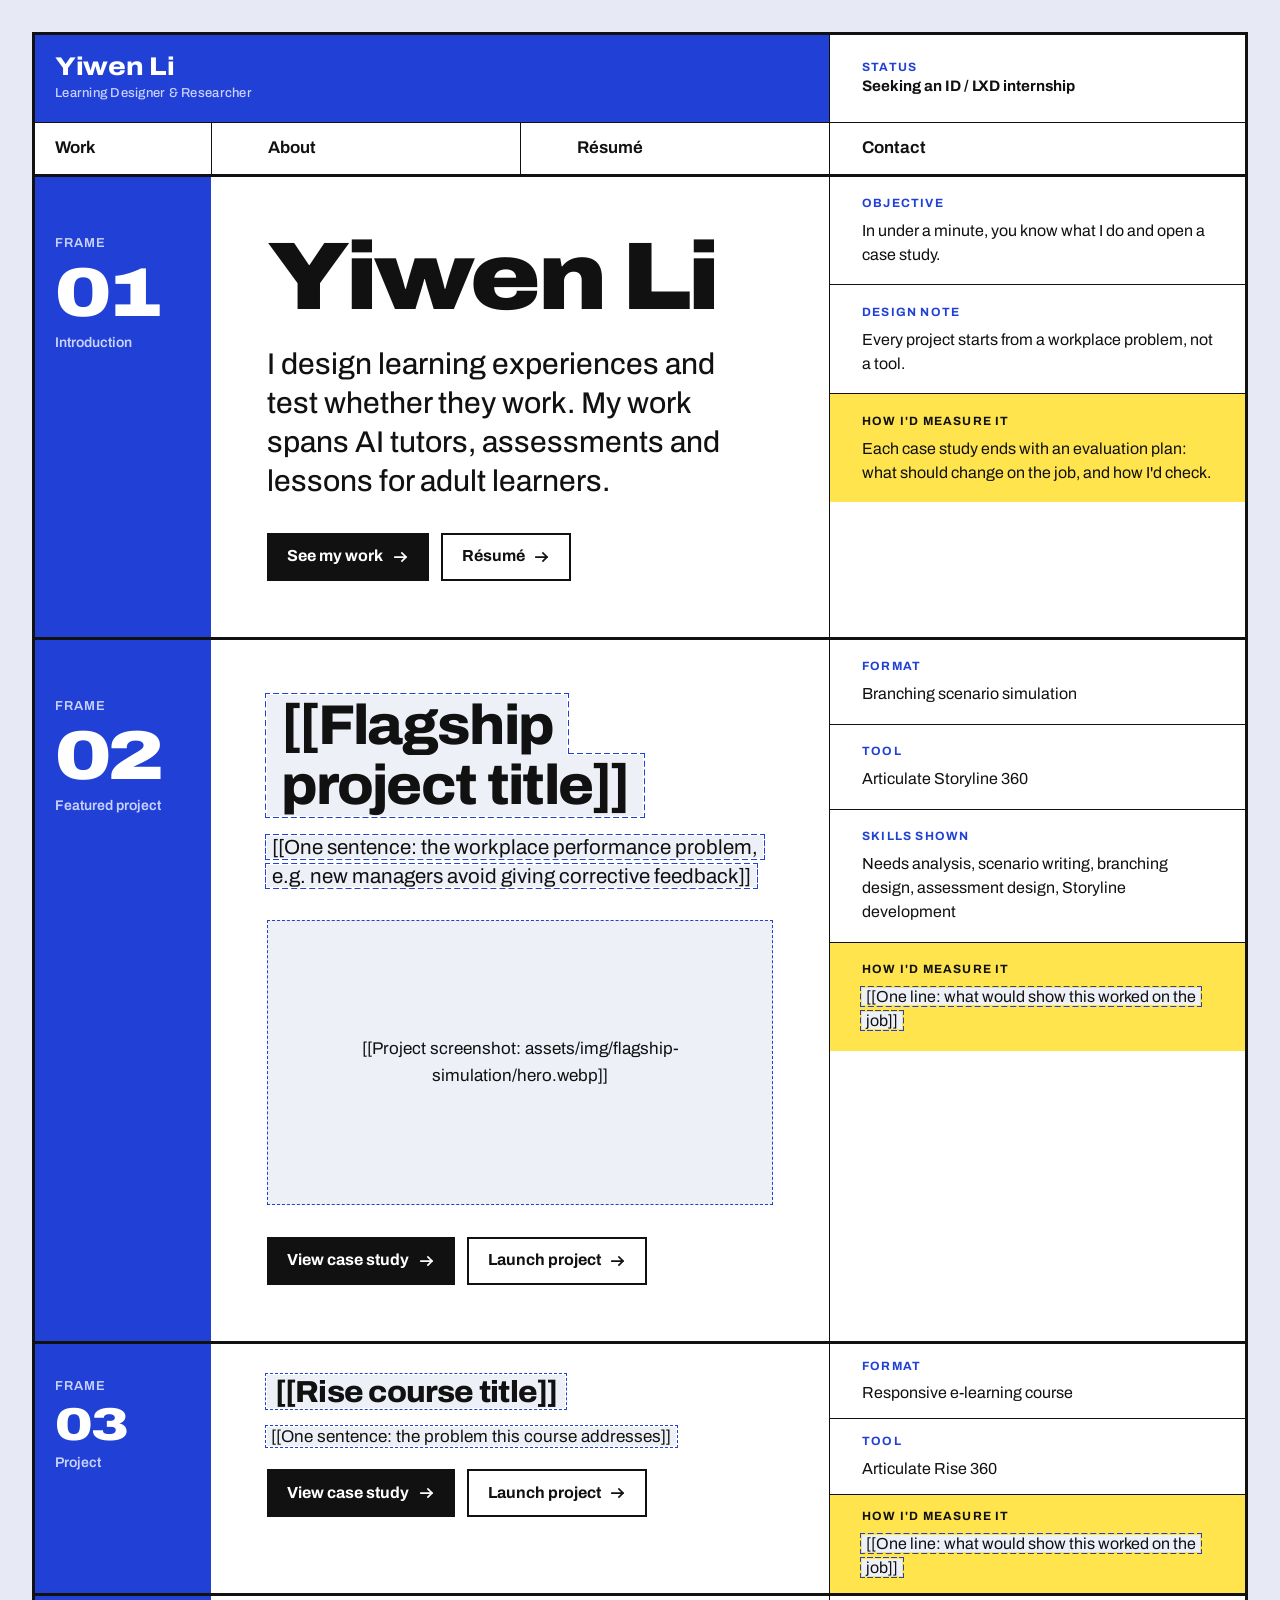
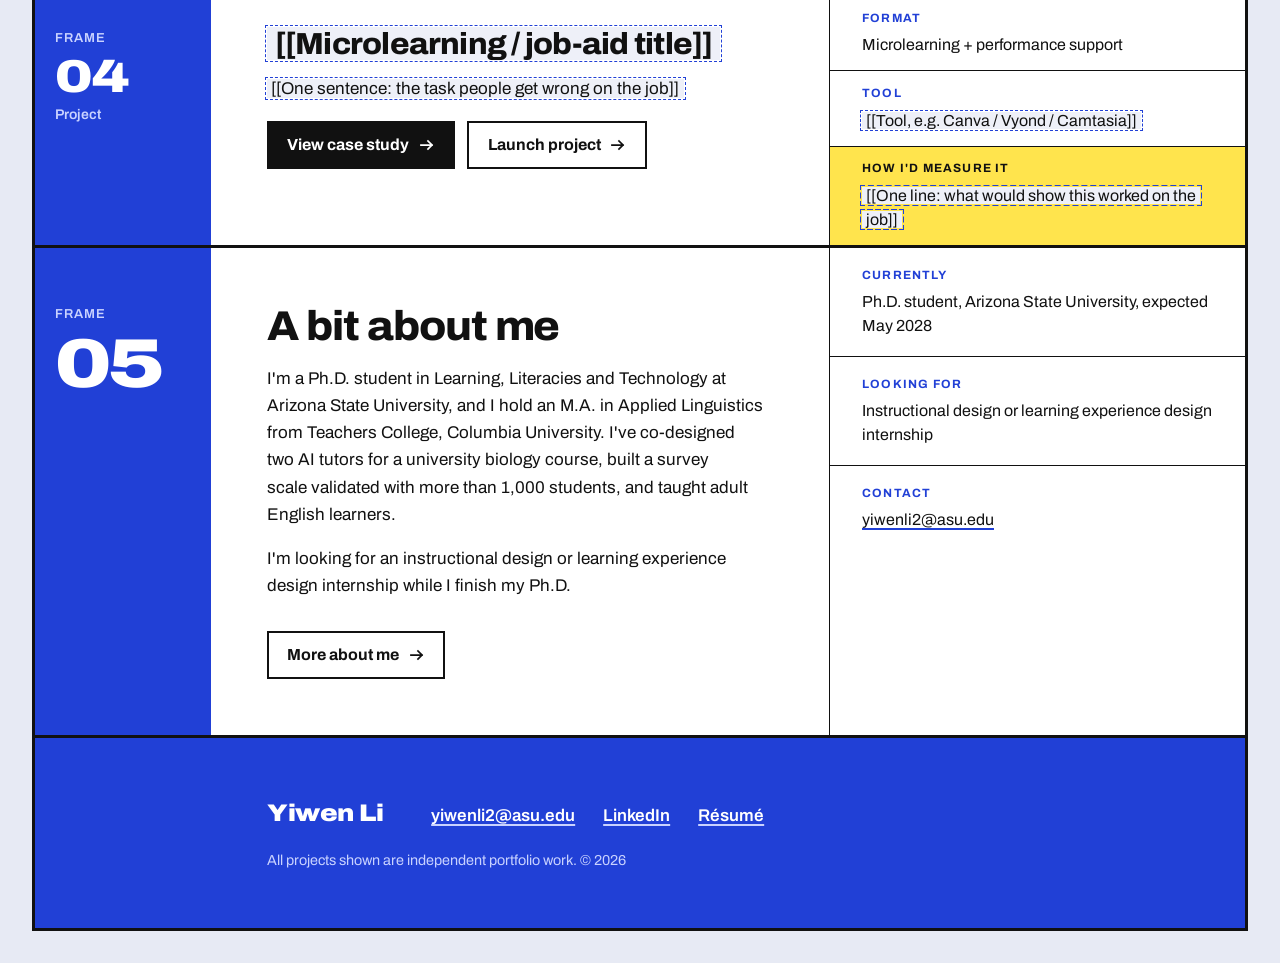
<file: index.html>
<!doctype html>
<html lang="en">
<head>
  <meta charset="utf-8">
  <meta name="viewport" content="width=device-width, initial-scale=1">
  <title>Yiwen Li | Learning Designer &amp; Researcher</title>
  <meta name="description" content="Portfolio of Yiwen Li, learning designer and researcher: scenario-based e-learning, Articulate Storyline and Rise projects, and performance-support job aids.">
  <link rel="canonical" href="https://tiancaiyiwen.github.io/portfolio-site/">
  <meta property="og:type" content="website">
  <meta property="og:title" content="Yiwen Li | Learning Designer &amp; Researcher">
  <meta property="og:description" content="Portfolio of Yiwen Li, learning designer and researcher: scenario-based e-learning, Articulate Storyline and Rise projects, and performance-support job aids.">
  <meta property="og:url" content="https://tiancaiyiwen.github.io/portfolio-site/">
  <meta property="og:image" content="https://tiancaiyiwen.github.io/portfolio-site/assets/img/social-card.png">
  <meta name="twitter:card" content="summary_large_image">
  <meta name="theme-color" content="#2140d6">
  <link rel="icon" href="assets/img/favicon.svg" type="image/svg+xml">
  <link rel="preload" href="assets/fonts/archivo-latin-wdth-normal.woff2" as="font" type="font/woff2" crossorigin>
  <link rel="stylesheet" href="assets/css/site.css">
  <script src="assets/js/site.js" defer></script>
</head>
<body>
  <a class="skip-link" href="#main">Skip to main content</a>

  <div class="sheet">
    <header class="titleblock">
      <a class="titleblock__name" href="index.html">
        <span class="titleblock__who">Yiwen Li</span>
        <span class="titleblock__role">Learning Designer &amp; Researcher</span>
      </a>
      <p class="titleblock__status"><span class="titleblock__status-label">Status</span> Seeking an ID / LXD internship</p>
      <nav class="titleblock__nav" aria-label="Main">
        <ul>
            <li><a href="work/">Work</a></li>
            <li><a href="about/">About</a></li>
            <li><a href="resume/">Résumé</a></li>
            <li><a href="contact/">Contact</a></li>
        </ul>
      </nav>
    </header>

    <main id="main" tabindex="-1">
      <section class="frame" data-frame="01" data-caption="Introduction">
        <p class="frame__num"><span class="frame__label">Frame</span> <span class="frame__n">01</span> <span class="frame__caption">Introduction</span></p>
        <div class="frame__screen">
          <h1 class="display">Yiwen Li</h1>
          <p class="lede lede--big">I design learning experiences and test whether they work. My work spans AI tutors, assessments and lessons for adult learners.</p>
          <div class="actions">
            <a class="btn btn--primary" href="work/">See my work<svg class="i" viewBox="0 0 16 16" aria-hidden="true" focusable="false"><path d="M2 8h11M9 4l4 4-4 4" fill="none" stroke="currentColor" stroke-width="1.75" stroke-linecap="square"/></svg></a>
            <a class="btn btn--secondary" href="resume/">Résumé<svg class="i" viewBox="0 0 16 16" aria-hidden="true" focusable="false"><path d="M2 8h11M9 4l4 4-4 4" fill="none" stroke="currentColor" stroke-width="1.75" stroke-linecap="square"/></svg></a>
          </div>
        </div>
        <aside class="frame__notes" aria-label="Design notes">
          <dl class="notes">
          <div class="note"><dt>Objective</dt><dd>In under a minute, you know what I do and open a case study.</dd></div>
          <div class="note"><dt>Design note</dt><dd>Every project starts from a workplace problem, not a tool.</dd></div>
          <div class="note note--measure"><dt>How I'd measure it</dt><dd>Each case study ends with an evaluation plan: what should change on the job, and how I'd check.</dd></div>
          </dl>
        </aside>
      </section>

      <section class="frame frame--feature" data-frame="02" data-caption="Featured project">
        <p class="frame__num"><span class="frame__label">Frame</span> <span class="frame__n">02</span> <span class="frame__caption">Featured project</span></p>
        <div class="frame__screen">
          <h2 class="frame__title"><span class="ph">[[Flagship project title]]</span></h2>
          <p class="lede"><span class="ph">[[One sentence: the workplace performance problem, e.g. new managers avoid giving corrective feedback]]</span></p>
          <figure class="feature-media">
            <div class="media-placeholder"><span class="ph">[[Project screenshot: assets/img/flagship-simulation/hero.webp]]</span></div>
          </figure>
          <div class="actions">
            <a class="btn btn--primary" href="work/flagship-simulation/">View case study<span class="visually-hidden">: Branching Scenario Simulation</span><svg class="i" viewBox="0 0 16 16" aria-hidden="true" focusable="false"><path d="M2 8h11M9 4l4 4-4 4" fill="none" stroke="currentColor" stroke-width="1.75" stroke-linecap="square"/></svg></a>
            <a class="btn btn--secondary" href="courses/flagship-simulation/story.html">Launch project<span class="visually-hidden">: Branching Scenario Simulation</span><svg class="i" viewBox="0 0 16 16" aria-hidden="true" focusable="false"><path d="M2 8h11M9 4l4 4-4 4" fill="none" stroke="currentColor" stroke-width="1.75" stroke-linecap="square"/></svg></a>
          </div>
        </div>
        <aside class="frame__notes" aria-label="Design notes">
          <dl class="notes">
          <div class="note"><dt>Format</dt><dd>Branching scenario simulation</dd></div>
          <div class="note"><dt>Tool</dt><dd>Articulate Storyline 360</dd></div>
          <div class="note"><dt>Skills shown</dt><dd>Needs analysis, scenario writing, branching design, assessment design, Storyline development</dd></div>
          <div class="note note--measure"><dt>How I'd measure it</dt><dd><span class="ph">[[One line: what would show this worked on the job]]</span></dd></div>
          </dl>
        </aside>
      </section>

      <section class="frame frame--compact" data-frame="03" data-caption="Project">
        <p class="frame__num"><span class="frame__label">Frame</span> <span class="frame__n">03</span> <span class="frame__caption">Project</span></p>
        <div class="frame__screen">
          <h2 class="frame__title"><span class="ph">[[Rise course title]]</span></h2>
          <p class="lede"><span class="ph">[[One sentence: the problem this course addresses]]</span></p>
          <div class="actions">
            <a class="btn btn--primary" href="work/rise-course/">View case study<span class="visually-hidden">: Responsive E-Learning Course</span><svg class="i" viewBox="0 0 16 16" aria-hidden="true" focusable="false"><path d="M2 8h11M9 4l4 4-4 4" fill="none" stroke="currentColor" stroke-width="1.75" stroke-linecap="square"/></svg></a>
            <a class="btn btn--secondary" href="courses/rise-course/index.html">Launch project<span class="visually-hidden">: Responsive E-Learning Course</span><svg class="i" viewBox="0 0 16 16" aria-hidden="true" focusable="false"><path d="M2 8h11M9 4l4 4-4 4" fill="none" stroke="currentColor" stroke-width="1.75" stroke-linecap="square"/></svg></a>
          </div>
        </div>
        <aside class="frame__notes" aria-label="Design notes">
          <dl class="notes">
          <div class="note"><dt>Format</dt><dd>Responsive e-learning course</dd></div>
          <div class="note"><dt>Tool</dt><dd>Articulate Rise 360</dd></div>
          <div class="note note--measure"><dt>How I'd measure it</dt><dd><span class="ph">[[One line: what would show this worked on the job]]</span></dd></div>
          </dl>
        </aside>
      </section>

      <section class="frame frame--compact" data-frame="04" data-caption="Project">
        <p class="frame__num"><span class="frame__label">Frame</span> <span class="frame__n">04</span> <span class="frame__caption">Project</span></p>
        <div class="frame__screen">
          <h2 class="frame__title"><span class="ph">[[Microlearning / job-aid title]]</span></h2>
          <p class="lede"><span class="ph">[[One sentence: the task people get wrong on the job]]</span></p>
          <div class="actions">
            <a class="btn btn--primary" href="work/job-aid/">View case study<span class="visually-hidden">: Microlearning and Job Aid</span><svg class="i" viewBox="0 0 16 16" aria-hidden="true" focusable="false"><path d="M2 8h11M9 4l4 4-4 4" fill="none" stroke="currentColor" stroke-width="1.75" stroke-linecap="square"/></svg></a>
            <a class="btn btn--secondary" href="courses/job-aid/index.html">Launch project<span class="visually-hidden">: Microlearning and Job Aid</span><svg class="i" viewBox="0 0 16 16" aria-hidden="true" focusable="false"><path d="M2 8h11M9 4l4 4-4 4" fill="none" stroke="currentColor" stroke-width="1.75" stroke-linecap="square"/></svg></a>
          </div>
        </div>
        <aside class="frame__notes" aria-label="Design notes">
          <dl class="notes">
          <div class="note"><dt>Format</dt><dd>Microlearning + performance support</dd></div>
          <div class="note"><dt>Tool</dt><dd><span class="ph">[[Tool, e.g. Canva / Vyond / Camtasia]]</span></dd></div>
          <div class="note note--measure"><dt>How I'd measure it</dt><dd><span class="ph">[[One line: what would show this worked on the job]]</span></dd></div>
          </dl>
        </aside>
      </section>

      <section class="frame" data-frame="05" data-caption="About">
        <p class="frame__num"><span class="frame__label">Frame</span> <span class="frame__n">05</span></p>
        <div class="frame__screen">
          <h2 class="frame__title">A bit about me</h2>
          <p>I'm a Ph.D. student in Learning, Literacies and Technology at Arizona State University, and I hold an M.A. in Applied Linguistics from Teachers College, Columbia University. I've co-designed two AI tutors for a university biology course, built a survey scale validated with more than 1,000 students, and taught adult English learners.</p>
          <p>I'm looking for an instructional design or learning experience design internship while I finish my Ph.D.</p>
          <div class="actions">
            <a class="btn btn--secondary" href="about/">More about me<svg class="i" viewBox="0 0 16 16" aria-hidden="true" focusable="false"><path d="M2 8h11M9 4l4 4-4 4" fill="none" stroke="currentColor" stroke-width="1.75" stroke-linecap="square"/></svg></a>
          </div>
        </div>
        <aside class="frame__notes" aria-label="Design notes">
          <dl class="notes">
          <div class="note"><dt>Currently</dt><dd>Ph.D. student, Arizona State University, expected May 2028</dd></div>
          <div class="note"><dt>Looking for</dt><dd>Instructional design or learning experience design internship</dd></div>
          <div class="note"><dt>Contact</dt><dd><a href="mailto:yiwenli2@asu.edu">yiwenli2@asu.edu</a></dd></div>
          </dl>
        </aside>
      </section>
    </main>

    <footer class="sheet-foot">
      <p class="sheet-foot__name">Yiwen Li</p>
      <ul>
        <li><a href="mailto:yiwenli2@asu.edu">yiwenli2@asu.edu</a></li>
        <li><a href="https://www.linkedin.com/in/yiwen-li-b78467293/">LinkedIn</a></li>
        <li><a href="resume/">Résumé</a></li>
      </ul>
      <p class="sheet-foot__note">All projects shown are independent portfolio work. &copy; 2026</p>
    </footer>
  </div>
</body>
</html>
</file>
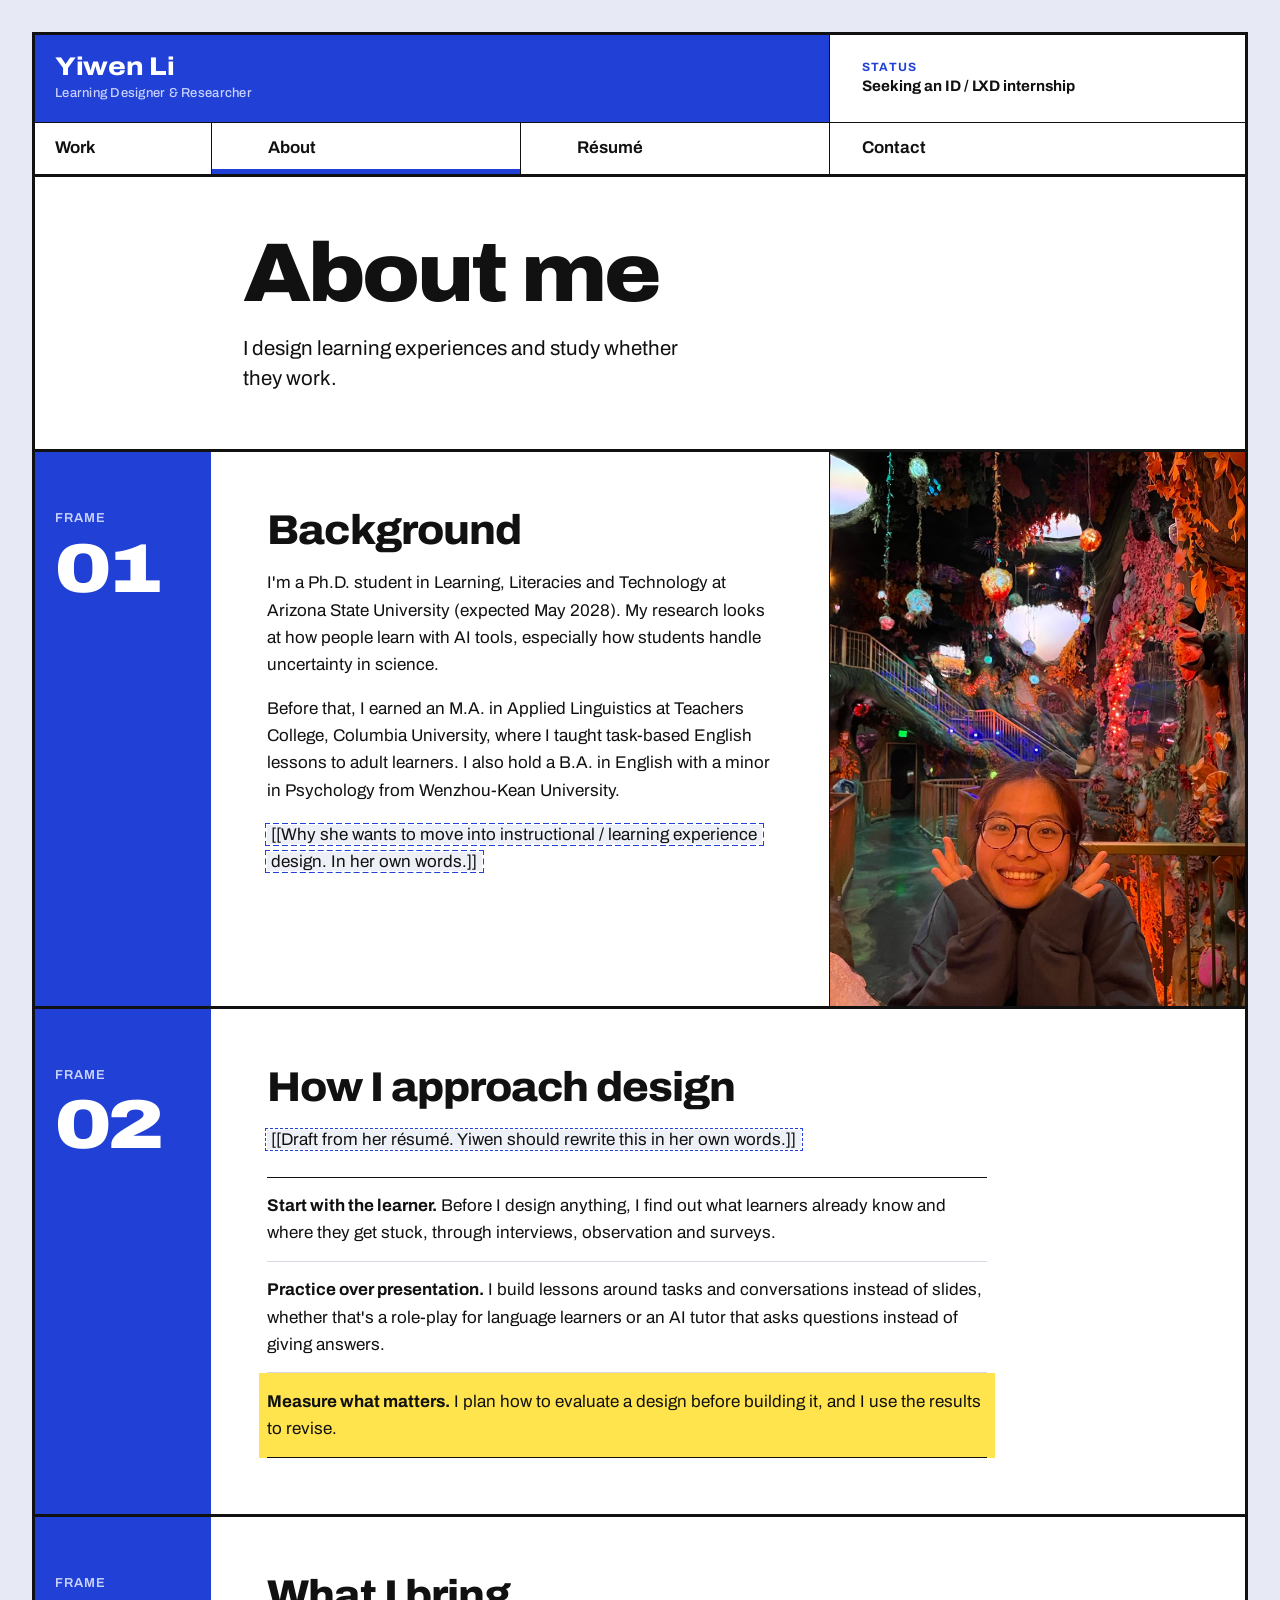
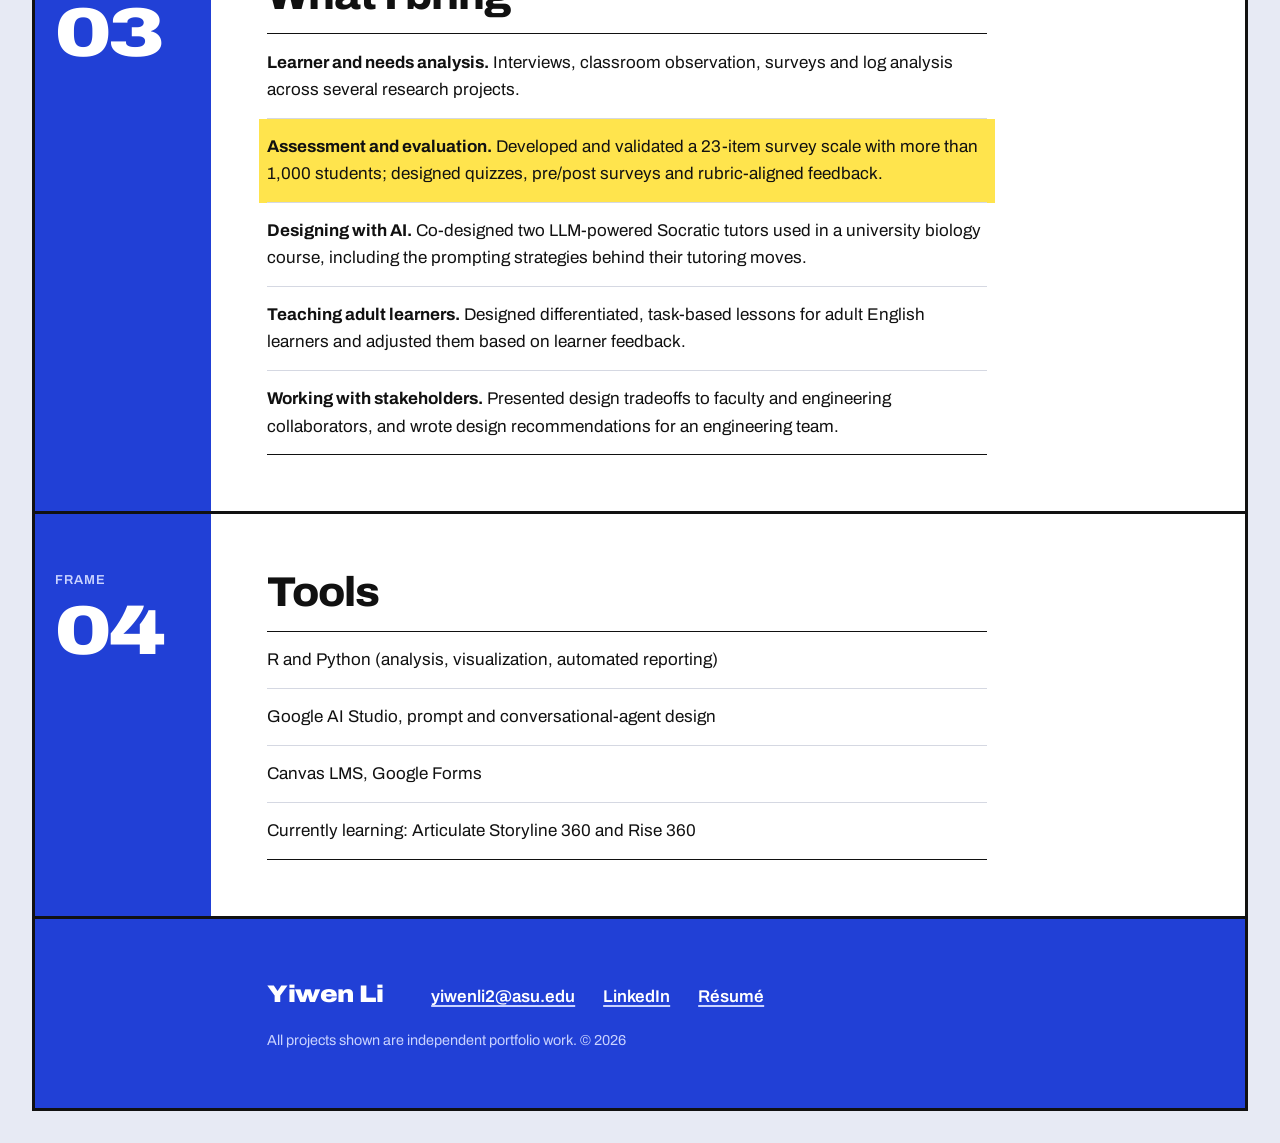
<file: about/index.html>
<!doctype html>
<html lang="en">
<head>
  <meta charset="utf-8">
  <meta name="viewport" content="width=device-width, initial-scale=1">
  <title>About | Yiwen Li</title>
  <meta name="description" content="About Yiwen Li: background, approach to learning design, and tools.">
  <link rel="canonical" href="https://tiancaiyiwen.github.io/portfolio-site/about/">
  <meta property="og:type" content="website">
  <meta property="og:title" content="About | Yiwen Li">
  <meta property="og:description" content="About Yiwen Li: background, approach to learning design, and tools.">
  <meta property="og:url" content="https://tiancaiyiwen.github.io/portfolio-site/about/">
  <meta property="og:image" content="https://tiancaiyiwen.github.io/portfolio-site/assets/img/social-card.png">
  <meta name="twitter:card" content="summary_large_image">
  <meta name="theme-color" content="#2140d6">
  <link rel="icon" href="../assets/img/favicon.svg" type="image/svg+xml">
  <link rel="preload" href="../assets/fonts/archivo-latin-wdth-normal.woff2" as="font" type="font/woff2" crossorigin>
  <link rel="stylesheet" href="../assets/css/site.css">
  <script src="../assets/js/site.js" defer></script>
</head>
<body>
  <a class="skip-link" href="#main">Skip to main content</a>

  <div class="sheet">
    <header class="titleblock">
      <a class="titleblock__name" href="../index.html">
        <span class="titleblock__who">Yiwen Li</span>
        <span class="titleblock__role">Learning Designer &amp; Researcher</span>
      </a>
      <p class="titleblock__status"><span class="titleblock__status-label">Status</span> Seeking an ID / LXD internship</p>
      <nav class="titleblock__nav" aria-label="Main">
        <ul>
            <li><a href="../work/">Work</a></li>
            <li><a href="../about/" aria-current="page">About</a></li>
            <li><a href="../resume/">Résumé</a></li>
            <li><a href="../contact/">Contact</a></li>
        </ul>
      </nav>
    </header>

    <main id="main" tabindex="-1">
      <header class="sheet-head">
        <div class="sheet-head__main">
          <h1>About me</h1>
          <p class="lede">I design learning experiences and study whether they work.</p>
        </div>
      </header>

      <section class="frame" data-frame="01" data-caption="Background">
        <p class="frame__num"><span class="frame__label">Frame</span> <span class="frame__n">01</span></p>
        <div class="frame__screen">
          <h2 class="frame__title">Background</h2>
          <p>I'm a Ph.D. student in Learning, Literacies and Technology at Arizona State University (expected May 2028). My research looks at how people learn with AI tools, especially how students handle uncertainty in science.</p>
          <p>Before that, I earned an M.A. in Applied Linguistics at Teachers College, Columbia University, where I taught task-based English lessons to adult learners. I also hold a B.A. in English with a minor in Psychology from Wenzhou-Kean University.</p>
          <p><span class="ph">[[Why she wants to move into instructional / learning experience design. In her own words.]]</span></p>
        </div>
        <aside class="frame__notes frame__notes--photo" aria-label="Photo">
          <img src="../assets/img/yiwen.jpg" alt="Yiwen Li smiling, wearing round glasses" width="750" height="1000" loading="lazy">
        </aside>
      </section>

      <section class="frame frame--wide" data-frame="02" data-caption="Approach">
        <p class="frame__num"><span class="frame__label">Frame</span> <span class="frame__n">02</span></p>
        <div class="frame__screen">
          <h2 class="frame__title">How I approach design</h2>
          <p class="muted"><span class="ph">[[Draft from her résumé. Yiwen should rewrite this in her own words.]]</span></p>
          <ul class="ruled-list">
            <li><strong>Start with the learner.</strong> Before I design anything, I find out what learners already know and where they get stuck, through interviews, observation and surveys.</li>
            <li><strong>Practice over presentation.</strong> I build lessons around tasks and conversations instead of slides, whether that's a role-play for language learners or an AI tutor that asks questions instead of giving answers.</li>
            <li class="measure-line"><strong>Measure what matters.</strong> I plan how to evaluate a design before building it, and I use the results to revise.</li>
          </ul>
        </div>

      </section>

      <section class="frame frame--wide" data-frame="03" data-caption="Strengths">
        <p class="frame__num"><span class="frame__label">Frame</span> <span class="frame__n">03</span></p>
        <div class="frame__screen">
          <h2 class="frame__title">What I bring</h2>
          <ul class="ruled-list">
            <li><strong>Learner and needs analysis.</strong> Interviews, classroom observation, surveys and log analysis across several research projects.</li>
            <li class="measure-line"><strong>Assessment and evaluation.</strong> Developed and validated a 23-item survey scale with more than 1,000 students; designed quizzes, pre/post surveys and rubric-aligned feedback.</li>
            <li><strong>Designing with AI.</strong> Co-designed two LLM-powered Socratic tutors used in a university biology course, including the prompting strategies behind their tutoring moves.</li>
            <li><strong>Teaching adult learners.</strong> Designed differentiated, task-based lessons for adult English learners and adjusted them based on learner feedback.</li>
            <li><strong>Working with stakeholders.</strong> Presented design tradeoffs to faculty and engineering collaborators, and wrote design recommendations for an engineering team.</li>
          </ul>
        </div>

      </section>

      <section class="frame frame--wide" data-frame="04" data-caption="Tools">
        <p class="frame__num"><span class="frame__label">Frame</span> <span class="frame__n">04</span></p>
        <div class="frame__screen">
          <h2 class="frame__title">Tools</h2>
          <!-- Only list tools she has actually used. Move Storyline/Rise up once the projects are built. -->
          <ul class="ruled-list">
            <li>R and Python (analysis, visualization, automated reporting)</li>
            <li>Google AI Studio, prompt and conversational-agent design</li>
            <li>Canvas LMS, Google Forms</li>
            <li>Currently learning: Articulate Storyline 360 and Rise 360</li>
          </ul>
        </div>

      </section>
    </main>

    <footer class="sheet-foot">
      <p class="sheet-foot__name">Yiwen Li</p>
      <ul>
        <li><a href="mailto:yiwenli2@asu.edu">yiwenli2@asu.edu</a></li>
        <li><a href="https://www.linkedin.com/in/yiwen-li-b78467293/">LinkedIn</a></li>
        <li><a href="../resume/">Résumé</a></li>
      </ul>
      <p class="sheet-foot__note">All projects shown are independent portfolio work. &copy; 2026</p>
    </footer>
  </div>
</body>
</html>
</file>
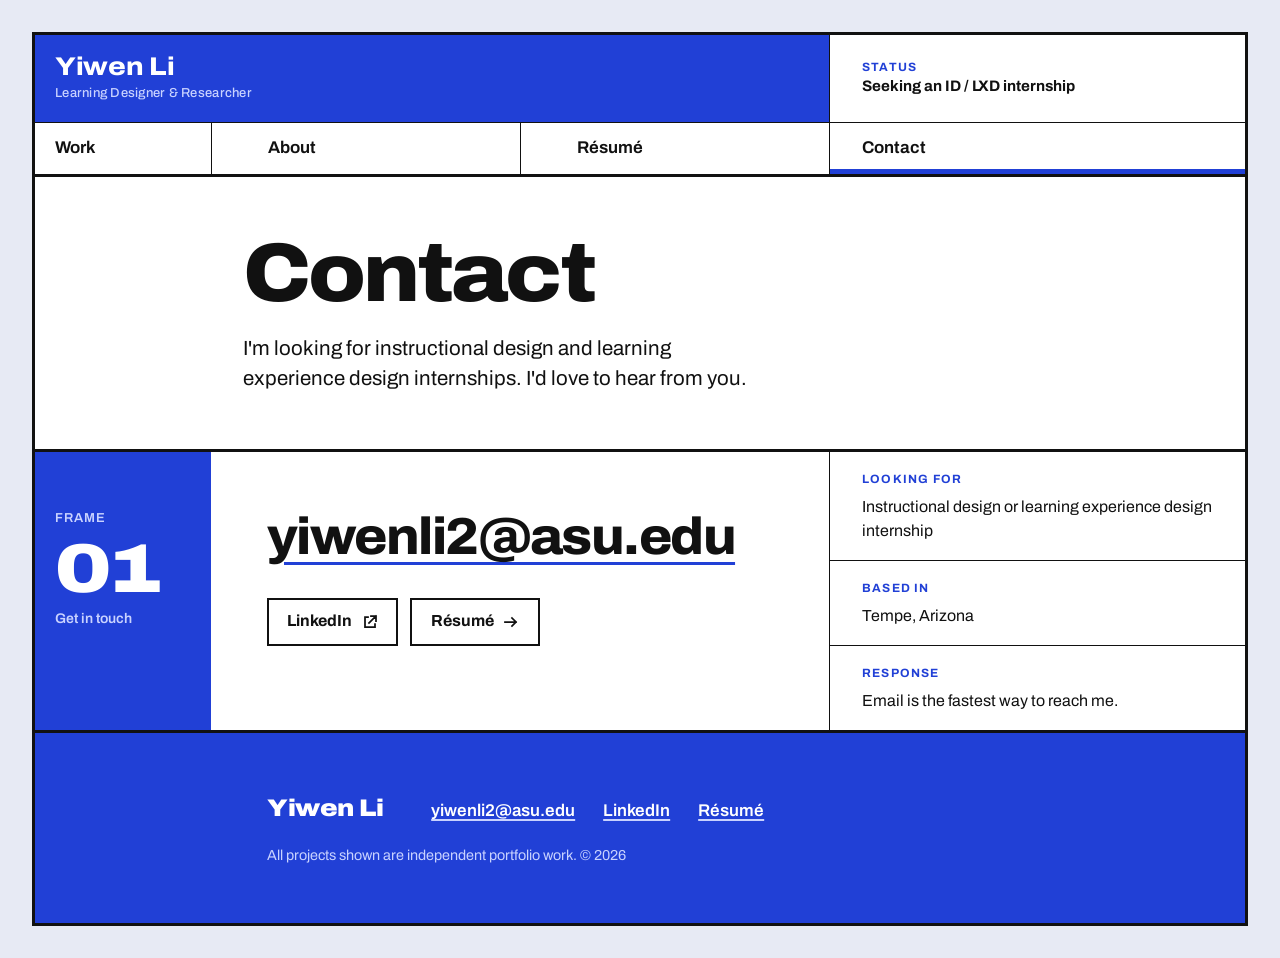
<file: contact/index.html>
<!doctype html>
<html lang="en">
<head>
  <meta charset="utf-8">
  <meta name="viewport" content="width=device-width, initial-scale=1">
  <title>Contact | Yiwen Li</title>
  <meta name="description" content="Contact Yiwen Li by email or LinkedIn.">
  <link rel="canonical" href="https://tiancaiyiwen.github.io/portfolio-site/contact/">
  <meta property="og:type" content="website">
  <meta property="og:title" content="Contact | Yiwen Li">
  <meta property="og:description" content="Contact Yiwen Li by email or LinkedIn.">
  <meta property="og:url" content="https://tiancaiyiwen.github.io/portfolio-site/contact/">
  <meta property="og:image" content="https://tiancaiyiwen.github.io/portfolio-site/assets/img/social-card.png">
  <meta name="twitter:card" content="summary_large_image">
  <meta name="theme-color" content="#2140d6">
  <link rel="icon" href="../assets/img/favicon.svg" type="image/svg+xml">
  <link rel="preload" href="../assets/fonts/archivo-latin-wdth-normal.woff2" as="font" type="font/woff2" crossorigin>
  <link rel="stylesheet" href="../assets/css/site.css">
</head>
<body>
  <a class="skip-link" href="#main">Skip to main content</a>

  <div class="sheet">
    <header class="titleblock">
      <a class="titleblock__name" href="../index.html">
        <span class="titleblock__who">Yiwen Li</span>
        <span class="titleblock__role">Learning Designer &amp; Researcher</span>
      </a>
      <p class="titleblock__status"><span class="titleblock__status-label">Status</span> Seeking an ID / LXD internship</p>
      <nav class="titleblock__nav" aria-label="Main">
        <ul>
            <li><a href="../work/">Work</a></li>
            <li><a href="../about/">About</a></li>
            <li><a href="../resume/">Résumé</a></li>
            <li><a href="../contact/" aria-current="page">Contact</a></li>
        </ul>
      </nav>
    </header>

    <main id="main" tabindex="-1">
      <header class="sheet-head">
        <div class="sheet-head__main">
          <h1>Contact</h1>
          <p class="lede">I'm looking for instructional design and learning experience design internships. I'd love to hear from you.</p>
        </div>
      </header>

      <section class="frame" data-frame="01" data-caption="Get in touch">
        <p class="frame__num"><span class="frame__label">Frame</span> <span class="frame__n">01</span> <span class="frame__caption">Get in touch</span></p>
        <div class="frame__screen">
          <h2 class="visually-hidden">Email</h2>
          <p><a class="big-link" href="mailto:yiwenli2@asu.edu">yiwenli2@asu.edu</a></p>
          <div class="actions">
            <a class="btn btn--secondary" href="https://www.linkedin.com/in/yiwen-li-b78467293/">LinkedIn<svg class="i" viewBox="0 0 16 16" aria-hidden="true" focusable="false"><path d="M6 3H3v10h10v-3M9 2h5v5M14 2 7 9" fill="none" stroke="currentColor" stroke-width="1.75" stroke-linecap="square"/></svg></a>
            <a class="btn btn--secondary" href="../resume/">Résumé<svg class="i" viewBox="0 0 16 16" aria-hidden="true" focusable="false"><path d="M2 8h11M9 4l4 4-4 4" fill="none" stroke="currentColor" stroke-width="1.75" stroke-linecap="square"/></svg></a>
          </div>
        </div>
        <aside class="frame__notes" aria-label="Design notes">
          <dl class="notes">
          <div class="note"><dt>Looking for</dt><dd>Instructional design or learning experience design internship</dd></div>
          <div class="note"><dt>Based in</dt><dd>Tempe, Arizona</dd></div>
          <div class="note"><dt>Response</dt><dd>Email is the fastest way to reach me.</dd></div>
          </dl>
        </aside>
      </section>
    </main>

    <footer class="sheet-foot">
      <p class="sheet-foot__name">Yiwen Li</p>
      <ul>
        <li><a href="mailto:yiwenli2@asu.edu">yiwenli2@asu.edu</a></li>
        <li><a href="https://www.linkedin.com/in/yiwen-li-b78467293/">LinkedIn</a></li>
        <li><a href="../resume/">Résumé</a></li>
      </ul>
      <p class="sheet-foot__note">All projects shown are independent portfolio work. &copy; 2026</p>
    </footer>
  </div>
</body>
</html>
</file>
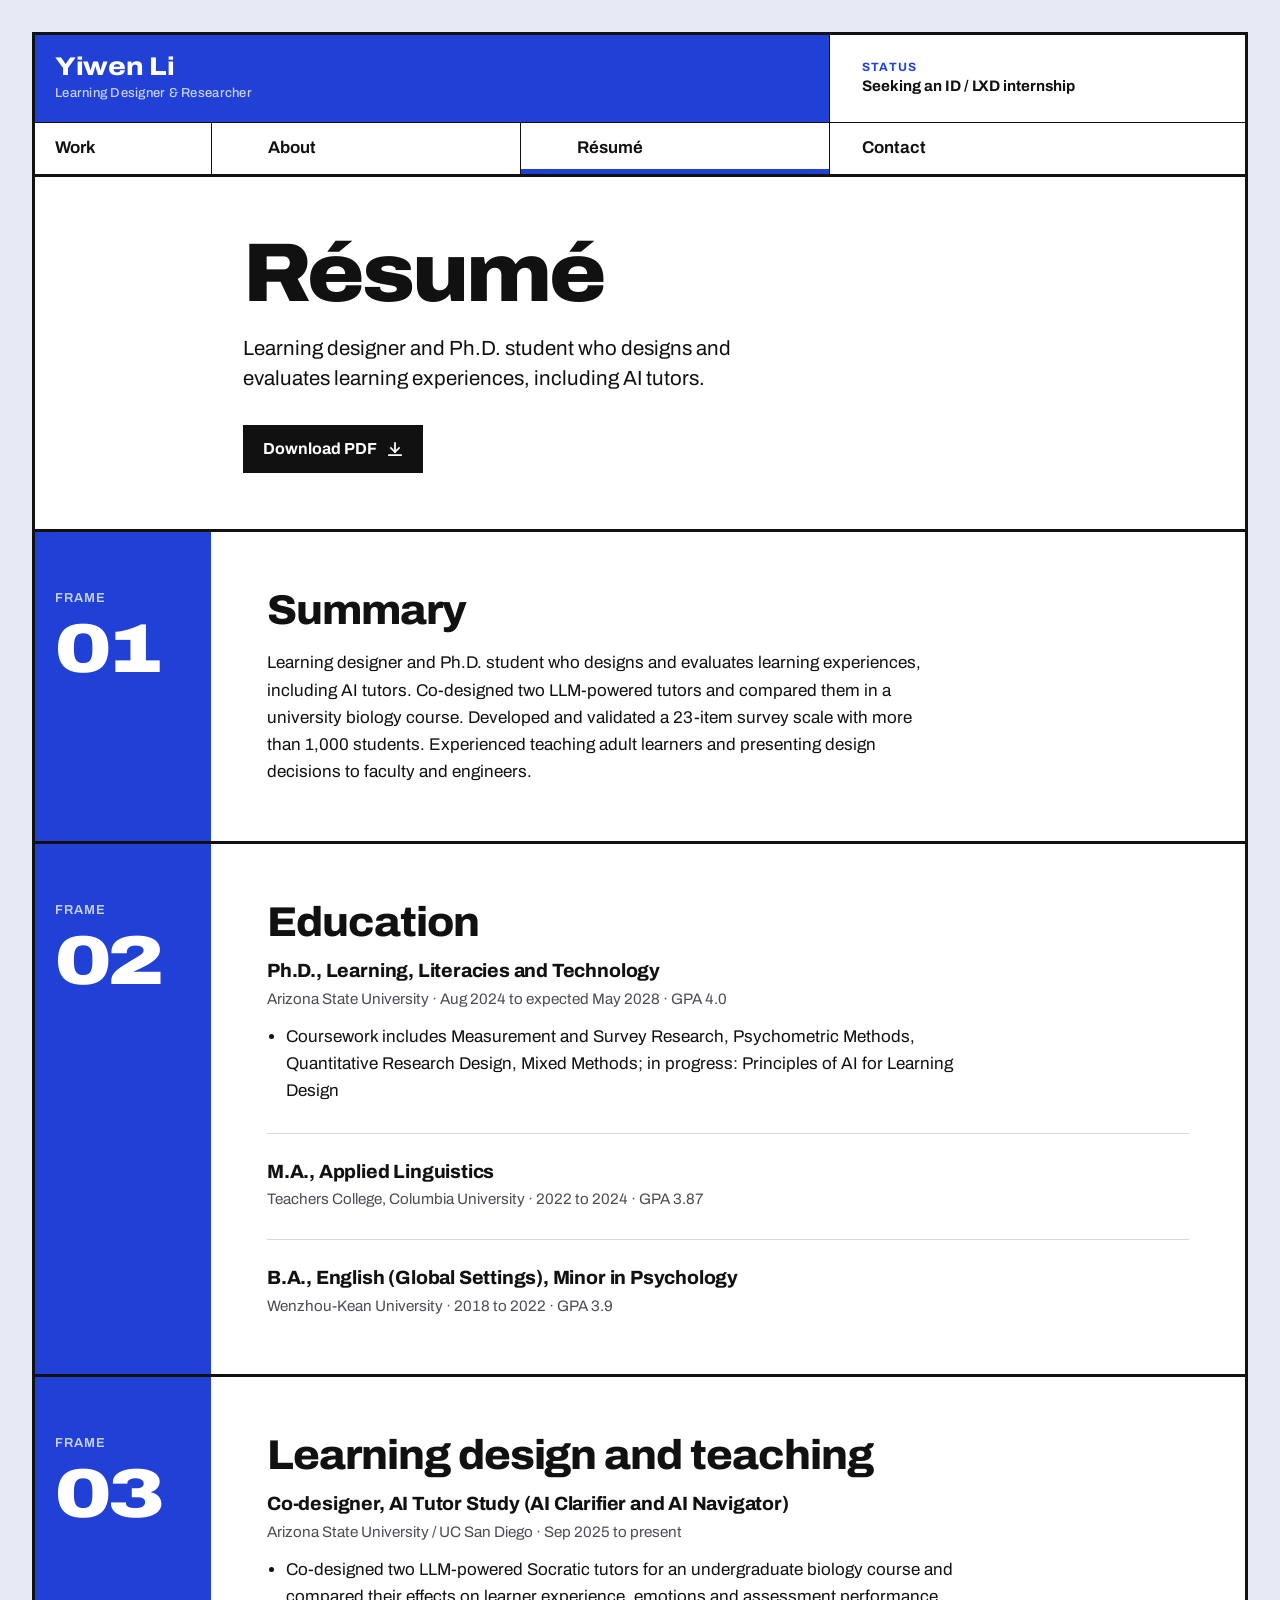
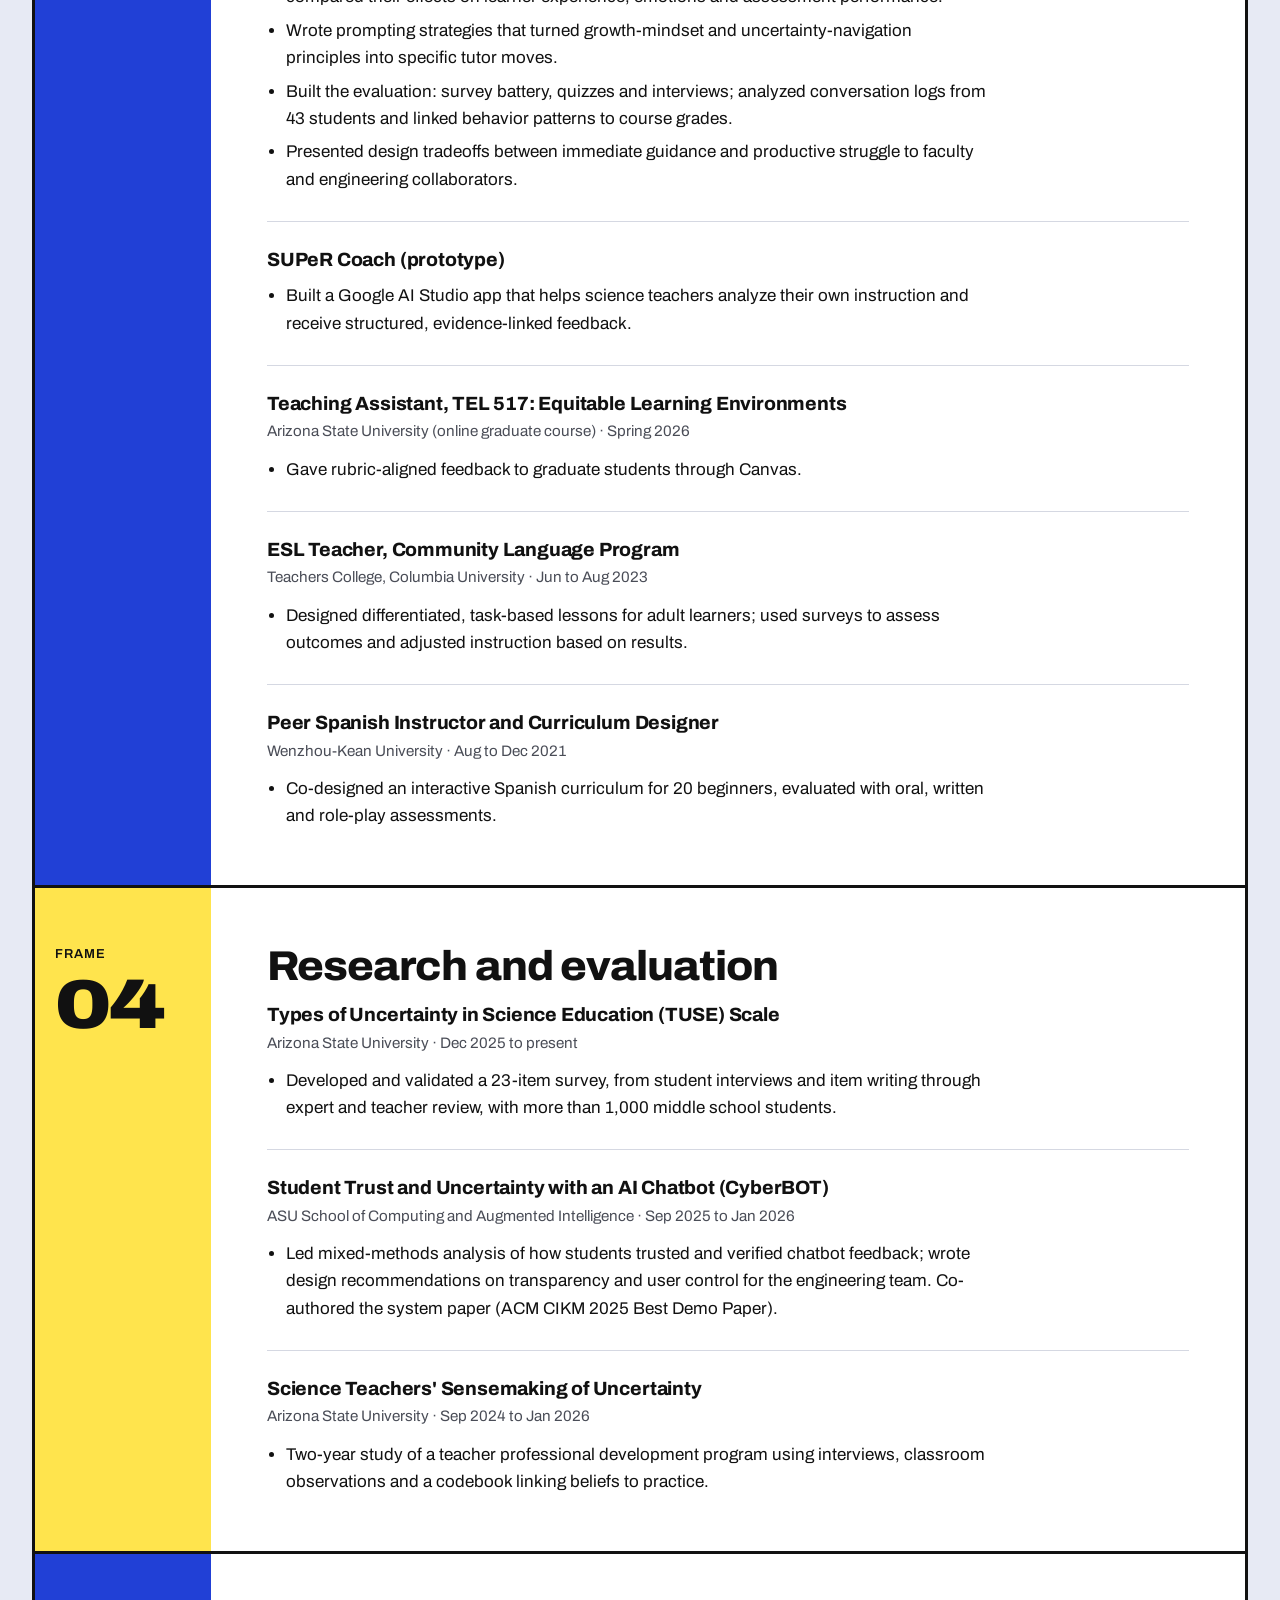
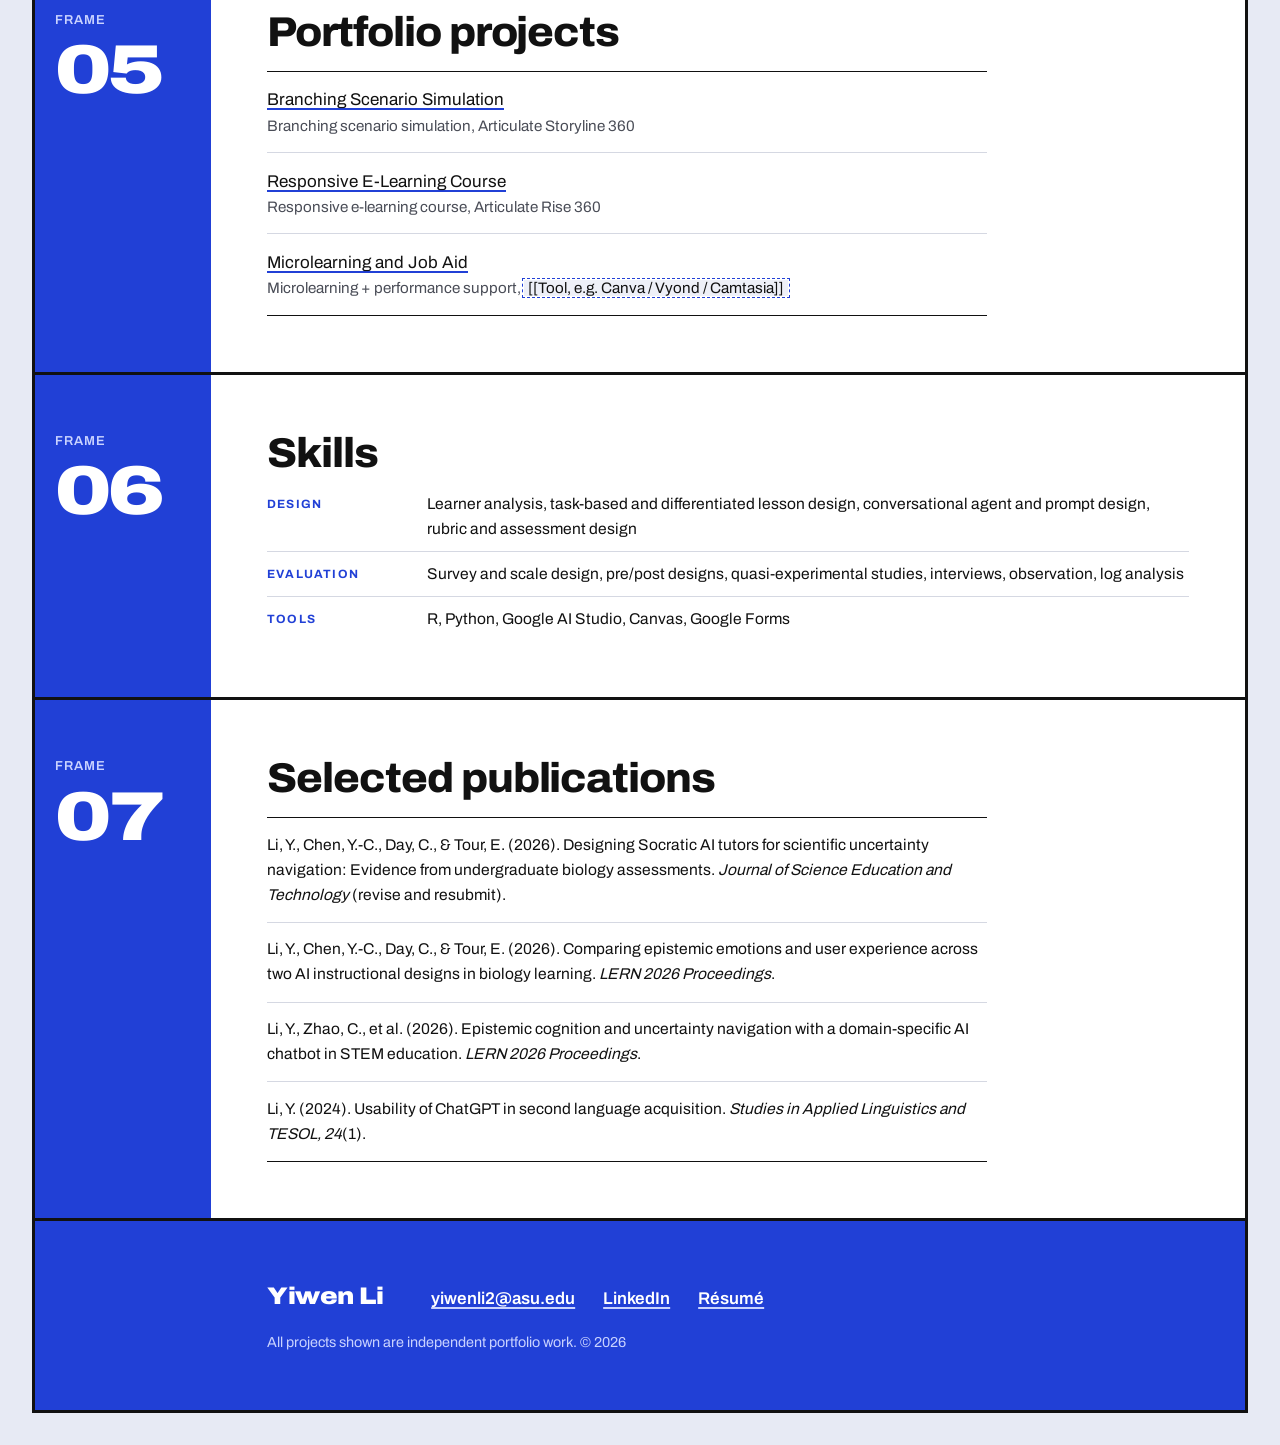
<file: resume/index.html>
<!doctype html>
<html lang="en">
<head>
  <meta charset="utf-8">
  <meta name="viewport" content="width=device-width, initial-scale=1">
  <title>Résumé | Yiwen Li</title>
  <meta name="description" content="Résumé of Yiwen Li, learning designer and researcher.">
  <link rel="canonical" href="https://tiancaiyiwen.github.io/portfolio-site/resume/">
  <meta property="og:type" content="website">
  <meta property="og:title" content="Résumé | Yiwen Li">
  <meta property="og:description" content="Résumé of Yiwen Li, learning designer and researcher.">
  <meta property="og:url" content="https://tiancaiyiwen.github.io/portfolio-site/resume/">
  <meta property="og:image" content="https://tiancaiyiwen.github.io/portfolio-site/assets/img/social-card.png">
  <meta name="twitter:card" content="summary_large_image">
  <meta name="theme-color" content="#2140d6">
  <link rel="icon" href="../assets/img/favicon.svg" type="image/svg+xml">
  <link rel="preload" href="../assets/fonts/archivo-latin-wdth-normal.woff2" as="font" type="font/woff2" crossorigin>
  <link rel="stylesheet" href="../assets/css/site.css">
  <script src="../assets/js/site.js" defer></script>
</head>
<body>
  <a class="skip-link" href="#main">Skip to main content</a>

  <div class="sheet">
    <header class="titleblock">
      <a class="titleblock__name" href="../index.html">
        <span class="titleblock__who">Yiwen Li</span>
        <span class="titleblock__role">Learning Designer &amp; Researcher</span>
      </a>
      <p class="titleblock__status"><span class="titleblock__status-label">Status</span> Seeking an ID / LXD internship</p>
      <nav class="titleblock__nav" aria-label="Main">
        <ul>
            <li><a href="../work/">Work</a></li>
            <li><a href="../about/">About</a></li>
            <li><a href="../resume/" aria-current="page">Résumé</a></li>
            <li><a href="../contact/">Contact</a></li>
        </ul>
      </nav>
    </header>

    <main id="main" tabindex="-1">
      <header class="sheet-head">
        <div class="sheet-head__main">
          <h1>Résumé</h1>
          <p class="lede">Learning designer and Ph.D. student who designs and evaluates learning experiences, including AI tutors.</p>
          <div class="actions"><a class="btn btn--primary" href="../assets/Yiwen-Li-Resume.pdf" download>Download PDF<span class="visually-hidden"> résumé</span><svg class="i" viewBox="0 0 16 16" aria-hidden="true" focusable="false"><path d="M8 2v9M4 7l4 4 4-4M2 14h12" fill="none" stroke="currentColor" stroke-width="1.75" stroke-linecap="square"/></svg></a></div>
        </div>
      </header>

      <section class="frame frame--wide" data-frame="01" data-caption="Summary">
        <p class="frame__num"><span class="frame__label">Frame</span> <span class="frame__n">01</span></p>
        <div class="frame__screen">
          <h2 class="frame__title">Summary</h2>
          <p>Learning designer and Ph.D. student who designs and evaluates learning experiences, including AI tutors. Co-designed two LLM-powered tutors and compared them in a university biology course. Developed and validated a 23-item survey scale with more than 1,000 students. Experienced teaching adult learners and presenting design decisions to faculty and engineers.</p>
        </div>

      </section>

      <section class="frame frame--wide" data-frame="02" data-caption="Education">
        <p class="frame__num"><span class="frame__label">Frame</span> <span class="frame__n">02</span></p>
        <div class="frame__screen">
          <h2 class="frame__title">Education</h2>
          <div class="entry">
          <h3>Ph.D., Learning, Literacies and Technology</h3>
          <p class="meta-line">Arizona State University · Aug 2024 to expected May 2028 · GPA 4.0</p>
          <ul>
            <li>Coursework includes Measurement and Survey Research, Psychometric Methods, Quantitative Research Design, Mixed Methods; in progress: Principles of AI for Learning Design</li>
          </ul>
          </div>
          <div class="entry">
          <h3>M.A., Applied Linguistics</h3>
          <p class="meta-line">Teachers College, Columbia University · 2022 to 2024 · GPA 3.87</p>
          </div>
          <div class="entry">
          <h3>B.A., English (Global Settings), Minor in Psychology</h3>
          <p class="meta-line">Wenzhou-Kean University · 2018 to 2022 · GPA 3.9</p>
          </div>
        </div>

      </section>

      <section class="frame frame--wide" data-frame="03" data-caption="Design and teaching">
        <p class="frame__num"><span class="frame__label">Frame</span> <span class="frame__n">03</span></p>
        <div class="frame__screen">
          <h2 class="frame__title">Learning design and teaching</h2>
          <div class="entry">
          <h3>Co-designer, AI Tutor Study (AI Clarifier and AI Navigator)</h3>
          <p class="meta-line">Arizona State University / UC San Diego · Sep 2025 to present</p>
          <ul>
            <li>Co-designed two LLM-powered Socratic tutors for an undergraduate biology course and compared their effects on learner experience, emotions and assessment performance.</li>
            <li>Wrote prompting strategies that turned growth-mindset and uncertainty-navigation principles into specific tutor moves.</li>
            <li>Built the evaluation: survey battery, quizzes and interviews; analyzed conversation logs from 43 students and linked behavior patterns to course grades.</li>
            <li>Presented design tradeoffs between immediate guidance and productive struggle to faculty and engineering collaborators.</li>
          </ul>
          </div>
          <div class="entry">
          <h3>SUPeR Coach (prototype)</h3>
          <ul>
            <li>Built a Google AI Studio app that helps science teachers analyze their own instruction and receive structured, evidence-linked feedback.</li>
          </ul>
          </div>
          <div class="entry">
          <h3>Teaching Assistant, TEL 517: Equitable Learning Environments</h3>
          <p class="meta-line">Arizona State University (online graduate course) · Spring 2026</p>
          <ul>
            <li>Gave rubric-aligned feedback to graduate students through Canvas.</li>
          </ul>
          </div>
          <div class="entry">
          <h3>ESL Teacher, Community Language Program</h3>
          <p class="meta-line">Teachers College, Columbia University · Jun to Aug 2023</p>
          <ul>
            <li>Designed differentiated, task-based lessons for adult learners; used surveys to assess outcomes and adjusted instruction based on results.</li>
          </ul>
          </div>
          <div class="entry">
          <h3>Peer Spanish Instructor and Curriculum Designer</h3>
          <p class="meta-line">Wenzhou-Kean University · Aug to Dec 2021</p>
          <ul>
            <li>Co-designed an interactive Spanish curriculum for 20 beginners, evaluated with oral, written and role-play assessments.</li>
          </ul>
          </div>
        </div>

      </section>

      <section class="frame frame--wide frame--measure" data-frame="04" data-caption="Research and evaluation">
        <p class="frame__num"><span class="frame__label">Frame</span> <span class="frame__n">04</span></p>
        <div class="frame__screen">
          <h2 class="frame__title">Research and evaluation</h2>
          <div class="entry">
          <h3>Types of Uncertainty in Science Education (TUSE) Scale</h3>
          <p class="meta-line">Arizona State University · Dec 2025 to present</p>
          <ul>
            <li>Developed and validated a 23-item survey, from student interviews and item writing through expert and teacher review, with more than 1,000 middle school students.</li>
          </ul>
          </div>
          <div class="entry">
          <h3>Student Trust and Uncertainty with an AI Chatbot (CyberBOT)</h3>
          <p class="meta-line">ASU School of Computing and Augmented Intelligence · Sep 2025 to Jan 2026</p>
          <ul>
            <li>Led mixed-methods analysis of how students trusted and verified chatbot feedback; wrote design recommendations on transparency and user control for the engineering team. Co-authored the system paper (ACM CIKM 2025 Best Demo Paper).</li>
          </ul>
          </div>
          <div class="entry">
          <h3>Science Teachers' Sensemaking of Uncertainty</h3>
          <p class="meta-line">Arizona State University · Sep 2024 to Jan 2026</p>
          <ul>
            <li>Two-year study of a teacher professional development program using interviews, classroom observations and a codebook linking beliefs to practice.</li>
          </ul>
          </div>
        </div>

      </section>

      <section class="frame frame--wide" data-frame="05" data-caption="Portfolio projects">
        <p class="frame__num"><span class="frame__label">Frame</span> <span class="frame__n">05</span></p>
        <div class="frame__screen">
          <h2 class="frame__title">Portfolio projects</h2>
          <ul class="ruled-list">
            <li><a href="../work/flagship-simulation/">Branching Scenario Simulation</a> <span class="muted">Branching scenario simulation, Articulate Storyline 360</span></li>
            <li><a href="../work/rise-course/">Responsive E-Learning Course</a> <span class="muted">Responsive e-learning course, Articulate Rise 360</span></li>
            <li><a href="../work/job-aid/">Microlearning and Job Aid</a> <span class="muted">Microlearning + performance support, <span class="ph">[[Tool, e.g. Canva / Vyond / Camtasia]]</span></span></li>
          </ul>
        </div>

      </section>

      <section class="frame frame--wide" data-frame="06" data-caption="Skills">
        <p class="frame__num"><span class="frame__label">Frame</span> <span class="frame__n">06</span></p>
        <div class="frame__screen">
          <h2 class="frame__title">Skills</h2>
          <dl class="readouts readouts--wide">
            <div><dt>Design</dt><dd>Learner analysis, task-based and differentiated lesson design, conversational agent and prompt design, rubric and assessment design</dd></div>
            <div><dt>Evaluation</dt><dd>Survey and scale design, pre/post designs, quasi-experimental studies, interviews, observation, log analysis</dd></div>
            <div><dt>Tools</dt><dd>R, Python, Google AI Studio, Canvas, Google Forms</dd></div>
          </dl>
        </div>

      </section>

      <section class="frame frame--wide" data-frame="07" data-caption="Publications">
        <p class="frame__num"><span class="frame__label">Frame</span> <span class="frame__n">07</span></p>
        <div class="frame__screen">
          <h2 class="frame__title">Selected publications</h2>
          <ul class="ruled-list pubs">
            <li>Li, Y., Chen, Y.-C., Day, C., &amp; Tour, E. (2026). Designing Socratic AI tutors for scientific uncertainty navigation: Evidence from undergraduate biology assessments. <i>Journal of Science Education and Technology</i> (revise and resubmit).</li>
            <li>Li, Y., Chen, Y.-C., Day, C., &amp; Tour, E. (2026). Comparing epistemic emotions and user experience across two AI instructional designs in biology learning. <i>LERN 2026 Proceedings</i>.</li>
            <li>Li, Y., Zhao, C., et al. (2026). Epistemic cognition and uncertainty navigation with a domain-specific AI chatbot in STEM education. <i>LERN 2026 Proceedings</i>.</li>
            <li>Li, Y. (2024). Usability of ChatGPT in second language acquisition. <i>Studies in Applied Linguistics and TESOL, 24</i>(1).</li>
          </ul>
        </div>

      </section>
    </main>

    <footer class="sheet-foot">
      <p class="sheet-foot__name">Yiwen Li</p>
      <ul>
        <li><a href="mailto:yiwenli2@asu.edu">yiwenli2@asu.edu</a></li>
        <li><a href="https://www.linkedin.com/in/yiwen-li-b78467293/">LinkedIn</a></li>
        <li><a href="../resume/">Résumé</a></li>
      </ul>
      <p class="sheet-foot__note">All projects shown are independent portfolio work. &copy; 2026</p>
    </footer>
  </div>
</body>
</html>
</file>
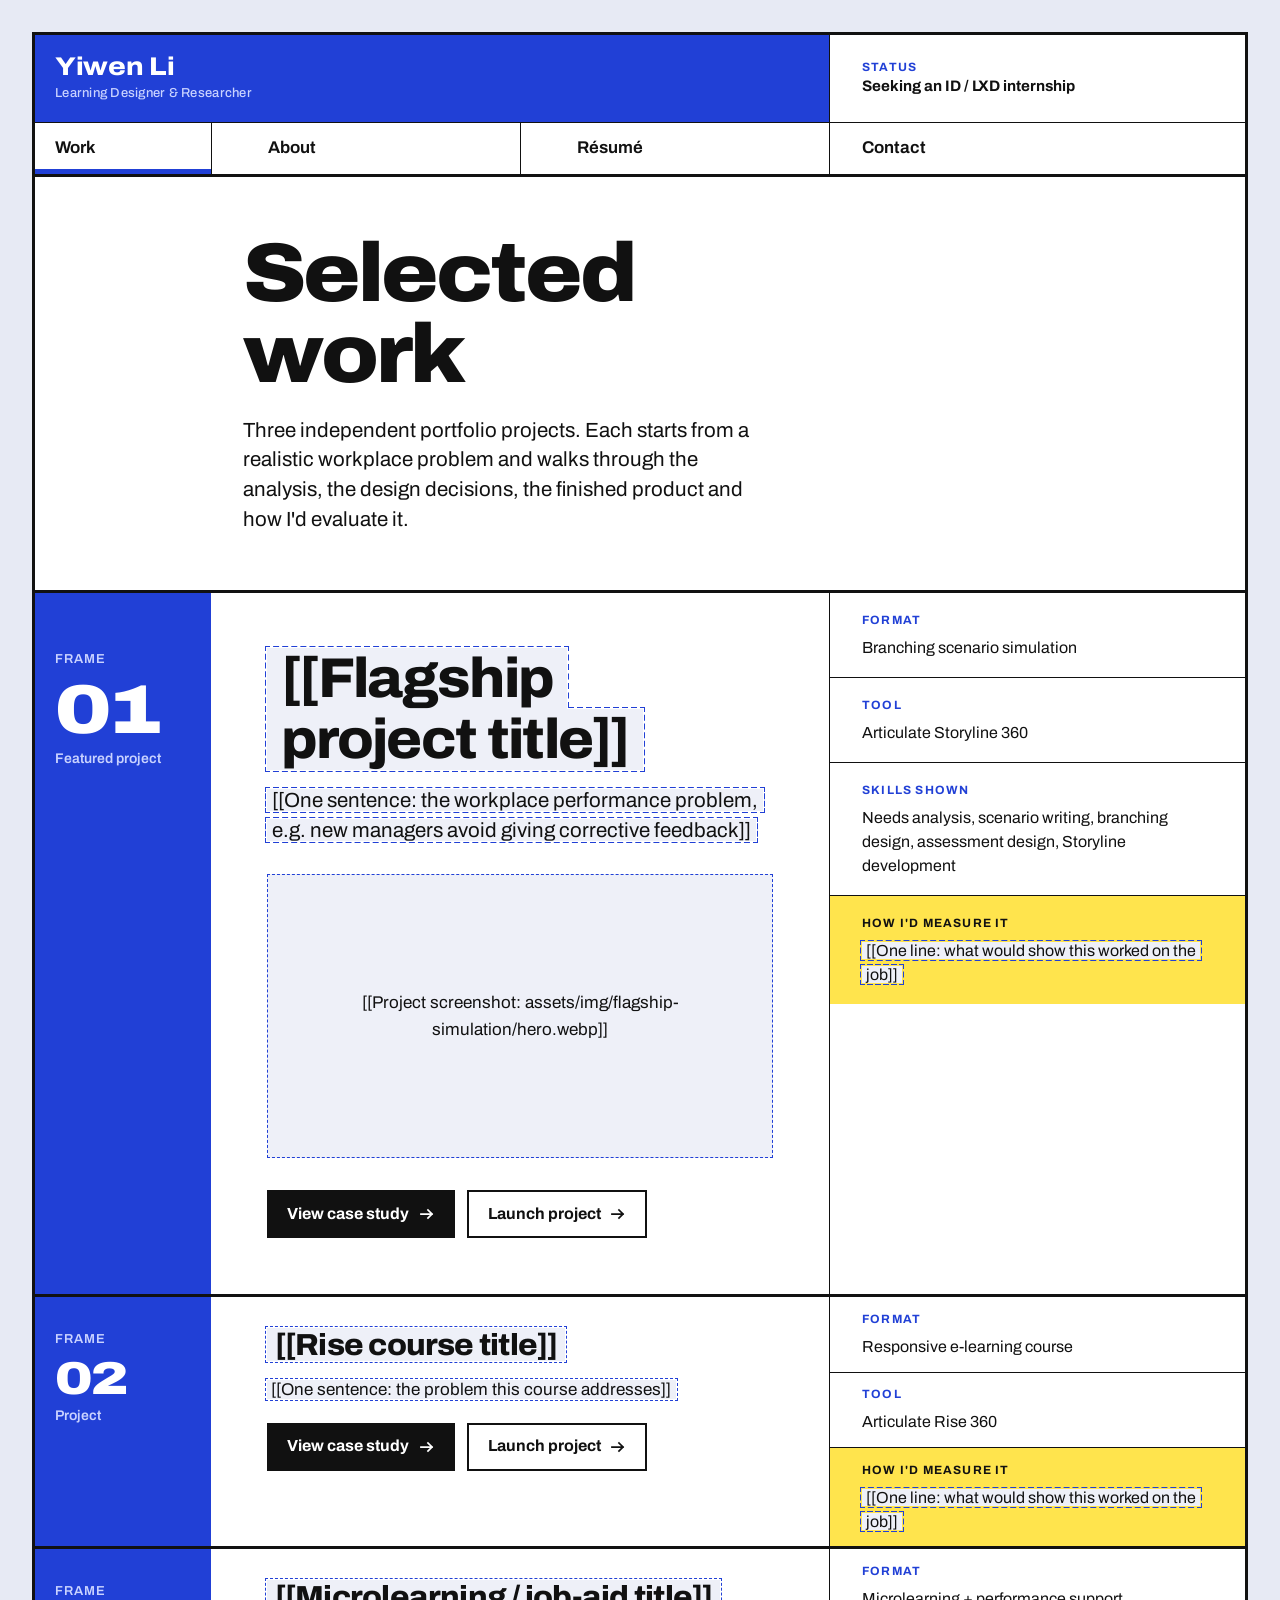
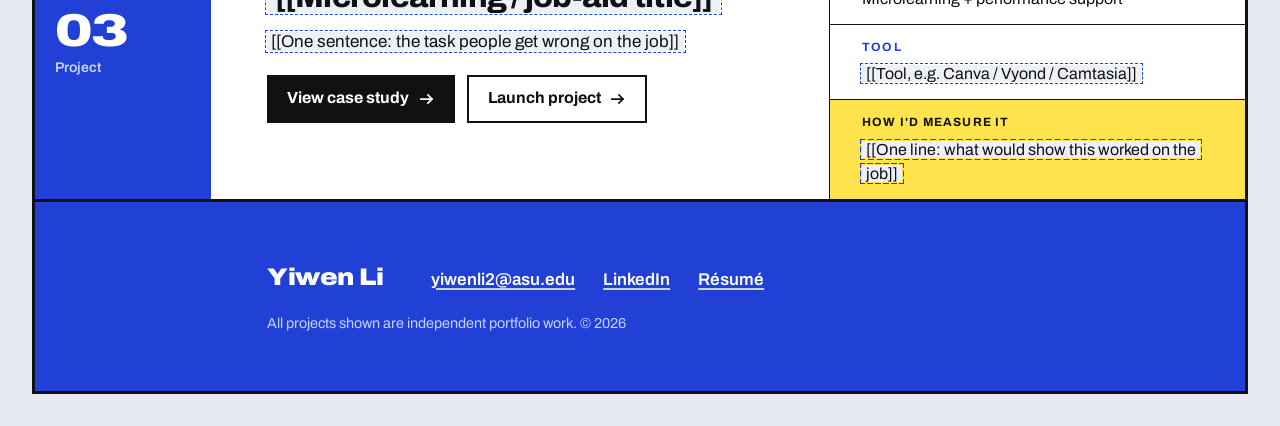
<file: work/index.html>
<!doctype html>
<html lang="en">
<head>
  <meta charset="utf-8">
  <meta name="viewport" content="width=device-width, initial-scale=1">
  <title>Work | Yiwen Li</title>
  <meta name="description" content="Three independent instructional design projects: a Storyline branching simulation, a Rise course and a microlearning job aid.">
  <link rel="canonical" href="https://tiancaiyiwen.github.io/portfolio-site/work/">
  <meta property="og:type" content="website">
  <meta property="og:title" content="Work | Yiwen Li">
  <meta property="og:description" content="Three independent instructional design projects: a Storyline branching simulation, a Rise course and a microlearning job aid.">
  <meta property="og:url" content="https://tiancaiyiwen.github.io/portfolio-site/work/">
  <meta property="og:image" content="https://tiancaiyiwen.github.io/portfolio-site/assets/img/social-card.png">
  <meta name="twitter:card" content="summary_large_image">
  <meta name="theme-color" content="#2140d6">
  <link rel="icon" href="../assets/img/favicon.svg" type="image/svg+xml">
  <link rel="preload" href="../assets/fonts/archivo-latin-wdth-normal.woff2" as="font" type="font/woff2" crossorigin>
  <link rel="stylesheet" href="../assets/css/site.css">
  <script src="../assets/js/site.js" defer></script>
</head>
<body>
  <a class="skip-link" href="#main">Skip to main content</a>

  <div class="sheet">
    <header class="titleblock">
      <a class="titleblock__name" href="../index.html">
        <span class="titleblock__who">Yiwen Li</span>
        <span class="titleblock__role">Learning Designer &amp; Researcher</span>
      </a>
      <p class="titleblock__status"><span class="titleblock__status-label">Status</span> Seeking an ID / LXD internship</p>
      <nav class="titleblock__nav" aria-label="Main">
        <ul>
            <li><a href="../work/" aria-current="page">Work</a></li>
            <li><a href="../about/">About</a></li>
            <li><a href="../resume/">Résumé</a></li>
            <li><a href="../contact/">Contact</a></li>
        </ul>
      </nav>
    </header>

    <main id="main" tabindex="-1">
      <header class="sheet-head">
        <div class="sheet-head__main">
          <h1>Selected work</h1>
          <p class="lede">Three independent portfolio projects. Each starts from a realistic workplace problem and walks through the analysis, the design decisions, the finished product and how I'd evaluate it.</p>
        </div>
      </header>

      <section class="frame frame--feature" data-frame="01" data-caption="Featured project">
        <p class="frame__num"><span class="frame__label">Frame</span> <span class="frame__n">01</span> <span class="frame__caption">Featured project</span></p>
        <div class="frame__screen">
          <h2 class="frame__title"><span class="ph">[[Flagship project title]]</span></h2>
          <p class="lede"><span class="ph">[[One sentence: the workplace performance problem, e.g. new managers avoid giving corrective feedback]]</span></p>
          <figure class="feature-media">
            <div class="media-placeholder"><span class="ph">[[Project screenshot: assets/img/flagship-simulation/hero.webp]]</span></div>
          </figure>
          <div class="actions">
            <a class="btn btn--primary" href="../work/flagship-simulation/">View case study<span class="visually-hidden">: Branching Scenario Simulation</span><svg class="i" viewBox="0 0 16 16" aria-hidden="true" focusable="false"><path d="M2 8h11M9 4l4 4-4 4" fill="none" stroke="currentColor" stroke-width="1.75" stroke-linecap="square"/></svg></a>
            <a class="btn btn--secondary" href="../courses/flagship-simulation/story.html">Launch project<span class="visually-hidden">: Branching Scenario Simulation</span><svg class="i" viewBox="0 0 16 16" aria-hidden="true" focusable="false"><path d="M2 8h11M9 4l4 4-4 4" fill="none" stroke="currentColor" stroke-width="1.75" stroke-linecap="square"/></svg></a>
          </div>
        </div>
        <aside class="frame__notes" aria-label="Design notes">
          <dl class="notes">
          <div class="note"><dt>Format</dt><dd>Branching scenario simulation</dd></div>
          <div class="note"><dt>Tool</dt><dd>Articulate Storyline 360</dd></div>
          <div class="note"><dt>Skills shown</dt><dd>Needs analysis, scenario writing, branching design, assessment design, Storyline development</dd></div>
          <div class="note note--measure"><dt>How I'd measure it</dt><dd><span class="ph">[[One line: what would show this worked on the job]]</span></dd></div>
          </dl>
        </aside>
      </section>

      <section class="frame frame--compact" data-frame="02" data-caption="Project">
        <p class="frame__num"><span class="frame__label">Frame</span> <span class="frame__n">02</span> <span class="frame__caption">Project</span></p>
        <div class="frame__screen">
          <h2 class="frame__title"><span class="ph">[[Rise course title]]</span></h2>
          <p class="lede"><span class="ph">[[One sentence: the problem this course addresses]]</span></p>
          <div class="actions">
            <a class="btn btn--primary" href="../work/rise-course/">View case study<span class="visually-hidden">: Responsive E-Learning Course</span><svg class="i" viewBox="0 0 16 16" aria-hidden="true" focusable="false"><path d="M2 8h11M9 4l4 4-4 4" fill="none" stroke="currentColor" stroke-width="1.75" stroke-linecap="square"/></svg></a>
            <a class="btn btn--secondary" href="../courses/rise-course/index.html">Launch project<span class="visually-hidden">: Responsive E-Learning Course</span><svg class="i" viewBox="0 0 16 16" aria-hidden="true" focusable="false"><path d="M2 8h11M9 4l4 4-4 4" fill="none" stroke="currentColor" stroke-width="1.75" stroke-linecap="square"/></svg></a>
          </div>
        </div>
        <aside class="frame__notes" aria-label="Design notes">
          <dl class="notes">
          <div class="note"><dt>Format</dt><dd>Responsive e-learning course</dd></div>
          <div class="note"><dt>Tool</dt><dd>Articulate Rise 360</dd></div>
          <div class="note note--measure"><dt>How I'd measure it</dt><dd><span class="ph">[[One line: what would show this worked on the job]]</span></dd></div>
          </dl>
        </aside>
      </section>

      <section class="frame frame--compact" data-frame="03" data-caption="Project">
        <p class="frame__num"><span class="frame__label">Frame</span> <span class="frame__n">03</span> <span class="frame__caption">Project</span></p>
        <div class="frame__screen">
          <h2 class="frame__title"><span class="ph">[[Microlearning / job-aid title]]</span></h2>
          <p class="lede"><span class="ph">[[One sentence: the task people get wrong on the job]]</span></p>
          <div class="actions">
            <a class="btn btn--primary" href="../work/job-aid/">View case study<span class="visually-hidden">: Microlearning and Job Aid</span><svg class="i" viewBox="0 0 16 16" aria-hidden="true" focusable="false"><path d="M2 8h11M9 4l4 4-4 4" fill="none" stroke="currentColor" stroke-width="1.75" stroke-linecap="square"/></svg></a>
            <a class="btn btn--secondary" href="../courses/job-aid/index.html">Launch project<span class="visually-hidden">: Microlearning and Job Aid</span><svg class="i" viewBox="0 0 16 16" aria-hidden="true" focusable="false"><path d="M2 8h11M9 4l4 4-4 4" fill="none" stroke="currentColor" stroke-width="1.75" stroke-linecap="square"/></svg></a>
          </div>
        </div>
        <aside class="frame__notes" aria-label="Design notes">
          <dl class="notes">
          <div class="note"><dt>Format</dt><dd>Microlearning + performance support</dd></div>
          <div class="note"><dt>Tool</dt><dd><span class="ph">[[Tool, e.g. Canva / Vyond / Camtasia]]</span></dd></div>
          <div class="note note--measure"><dt>How I'd measure it</dt><dd><span class="ph">[[One line: what would show this worked on the job]]</span></dd></div>
          </dl>
        </aside>
      </section>
    </main>

    <footer class="sheet-foot">
      <p class="sheet-foot__name">Yiwen Li</p>
      <ul>
        <li><a href="mailto:yiwenli2@asu.edu">yiwenli2@asu.edu</a></li>
        <li><a href="https://www.linkedin.com/in/yiwen-li-b78467293/">LinkedIn</a></li>
        <li><a href="../resume/">Résumé</a></li>
      </ul>
      <p class="sheet-foot__note">All projects shown are independent portfolio work. &copy; 2026</p>
    </footer>
  </div>
</body>
</html>
</file>
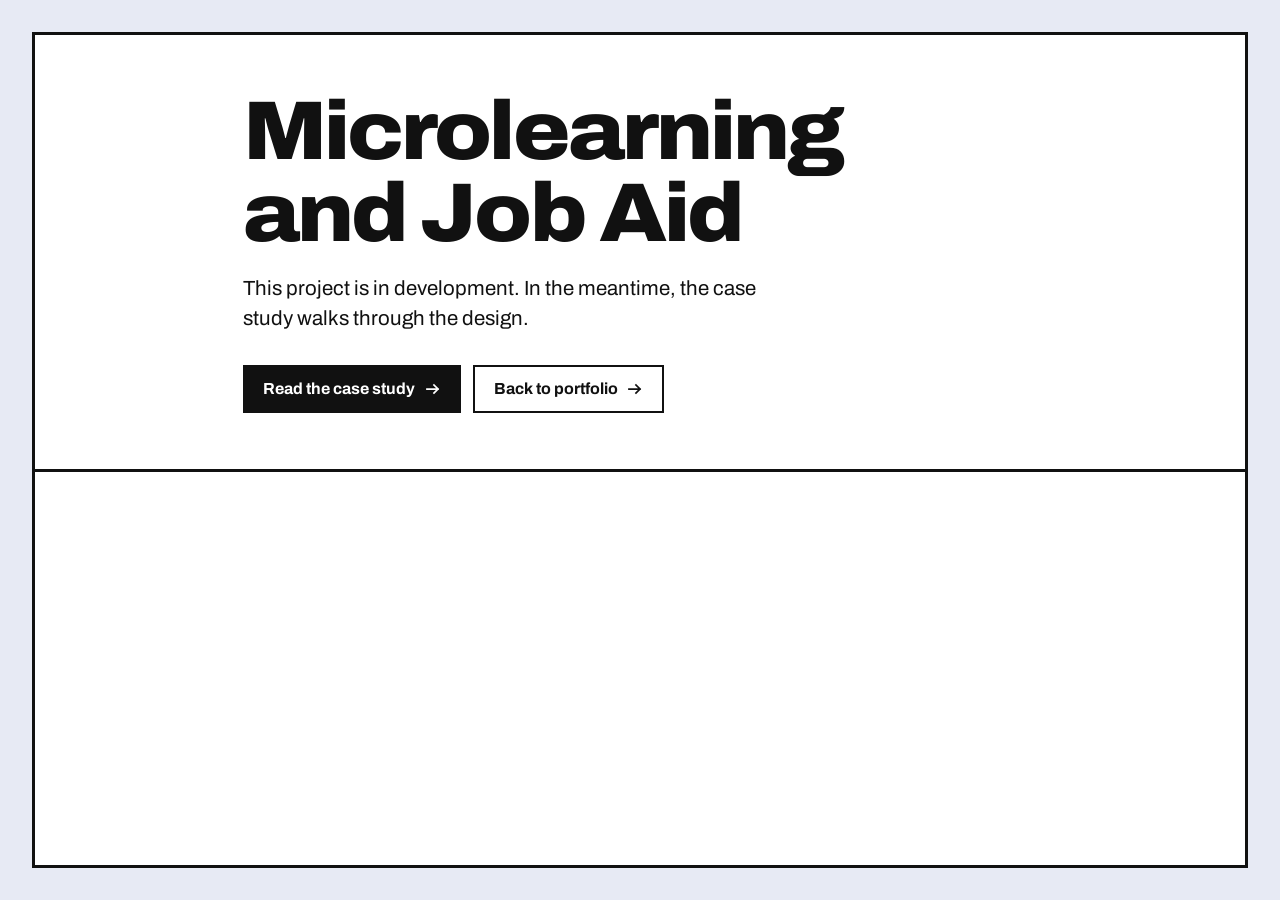
<file: courses/job-aid/index.html>
<!doctype html>
<html lang="en">
<head>
  <meta charset="utf-8">
  <meta name="viewport" content="width=device-width, initial-scale=1">
  <title>Microlearning and Job Aid (in development) | Yiwen Li</title>
  <meta name="robots" content="noindex">
  <link rel="icon" href="../../assets/img/favicon.svg" type="image/svg+xml">
  <link rel="stylesheet" href="../../assets/css/site.css">
</head>
<body>
  <!-- PLACEHOLDER. Replace this whole folder with the exported project files.
       The export must keep a file named index.html at the top of this folder. -->
  <div class="sheet">
    <main id="main">
      <header class="sheet-head">
        <div class="sheet-head__main">
          <h1>Microlearning and Job Aid</h1>
          <p class="lede">This project is in development. In the meantime, the case study walks through the design.</p>
          <div class="actions">
            <a class="btn btn--primary" href="../../work/job-aid/">Read the case study<svg class="i" viewBox="0 0 16 16" aria-hidden="true" focusable="false"><path d="M2 8h11M9 4l4 4-4 4" fill="none" stroke="currentColor" stroke-width="1.75" stroke-linecap="square"/></svg></a>
            <a class="btn btn--secondary" href="../../index.html">Back to portfolio<svg class="i" viewBox="0 0 16 16" aria-hidden="true" focusable="false"><path d="M2 8h11M9 4l4 4-4 4" fill="none" stroke="currentColor" stroke-width="1.75" stroke-linecap="square"/></svg></a>
          </div>
        </div>
      </header>
    </main>
  </div>
</body>
</html>
</file>
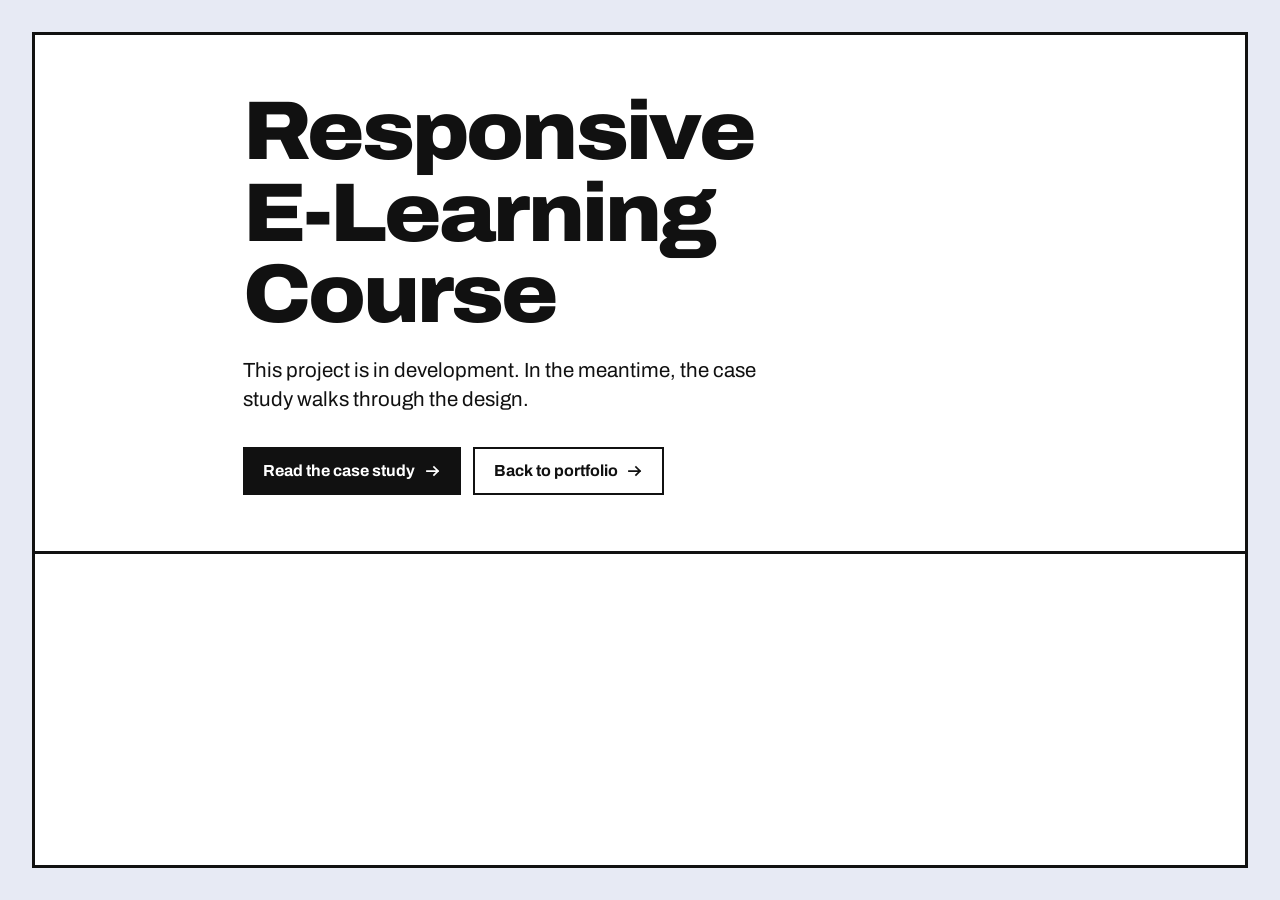
<file: courses/rise-course/index.html>
<!doctype html>
<html lang="en">
<head>
  <meta charset="utf-8">
  <meta name="viewport" content="width=device-width, initial-scale=1">
  <title>Responsive E-Learning Course (in development) | Yiwen Li</title>
  <meta name="robots" content="noindex">
  <link rel="icon" href="../../assets/img/favicon.svg" type="image/svg+xml">
  <link rel="stylesheet" href="../../assets/css/site.css">
</head>
<body>
  <!-- PLACEHOLDER. Replace this whole folder with the exported project files.
       The export must keep a file named index.html at the top of this folder. -->
  <div class="sheet">
    <main id="main">
      <header class="sheet-head">
        <div class="sheet-head__main">
          <h1>Responsive E-Learning Course</h1>
          <p class="lede">This project is in development. In the meantime, the case study walks through the design.</p>
          <div class="actions">
            <a class="btn btn--primary" href="../../work/rise-course/">Read the case study<svg class="i" viewBox="0 0 16 16" aria-hidden="true" focusable="false"><path d="M2 8h11M9 4l4 4-4 4" fill="none" stroke="currentColor" stroke-width="1.75" stroke-linecap="square"/></svg></a>
            <a class="btn btn--secondary" href="../../index.html">Back to portfolio<svg class="i" viewBox="0 0 16 16" aria-hidden="true" focusable="false"><path d="M2 8h11M9 4l4 4-4 4" fill="none" stroke="currentColor" stroke-width="1.75" stroke-linecap="square"/></svg></a>
          </div>
        </div>
      </header>
    </main>
  </div>
</body>
</html>
</file>
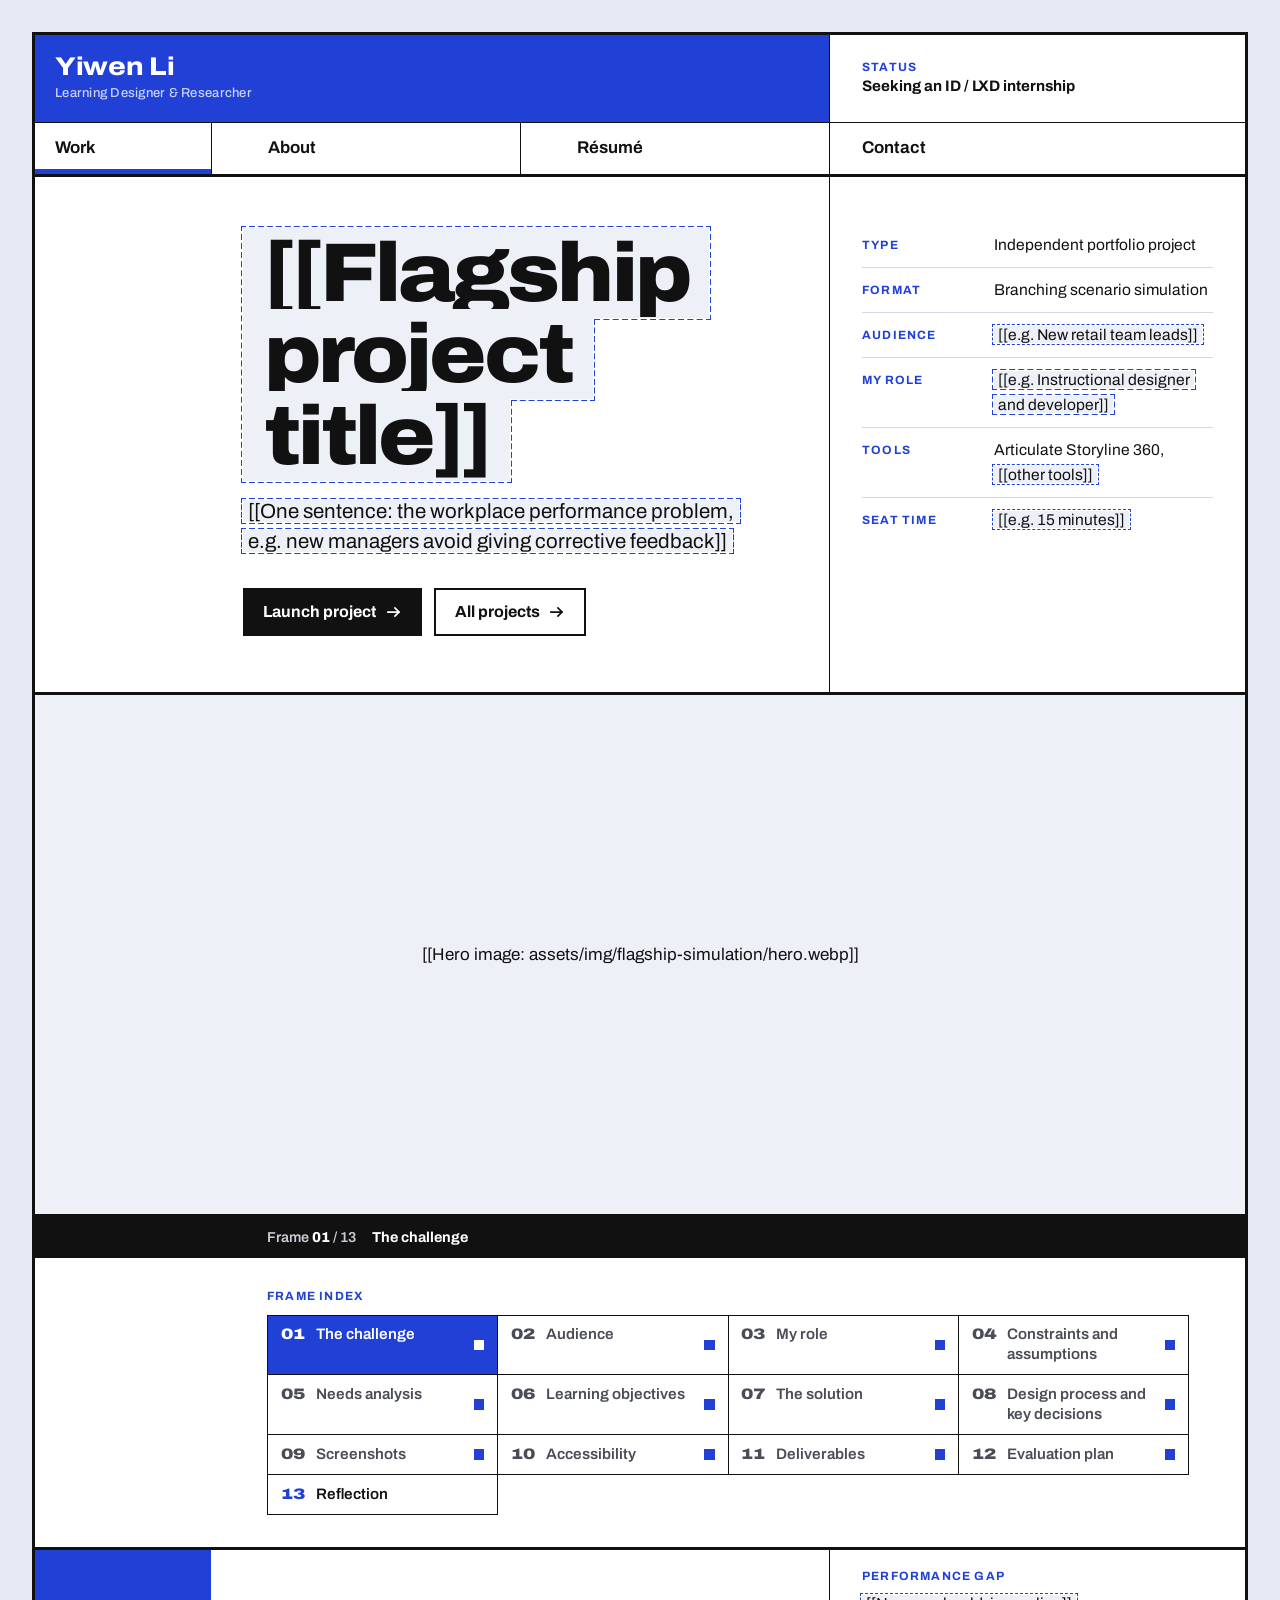
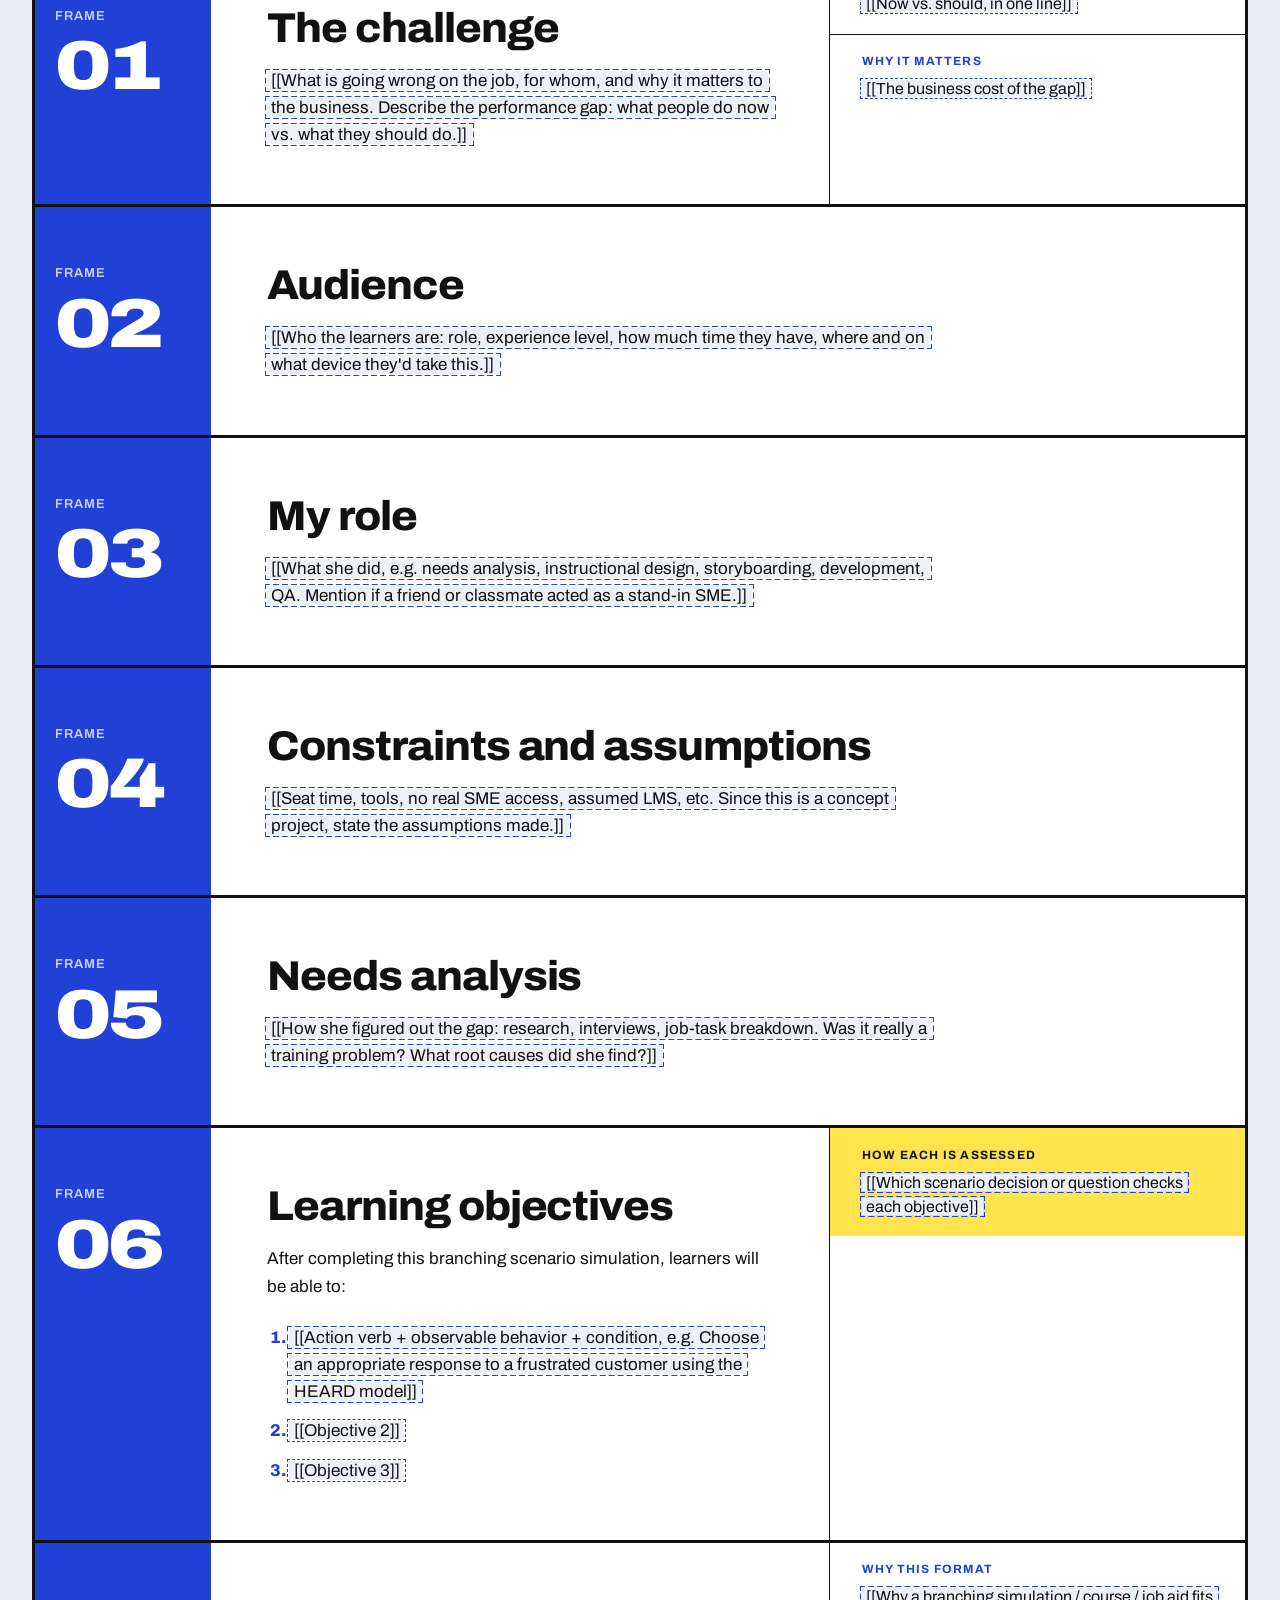
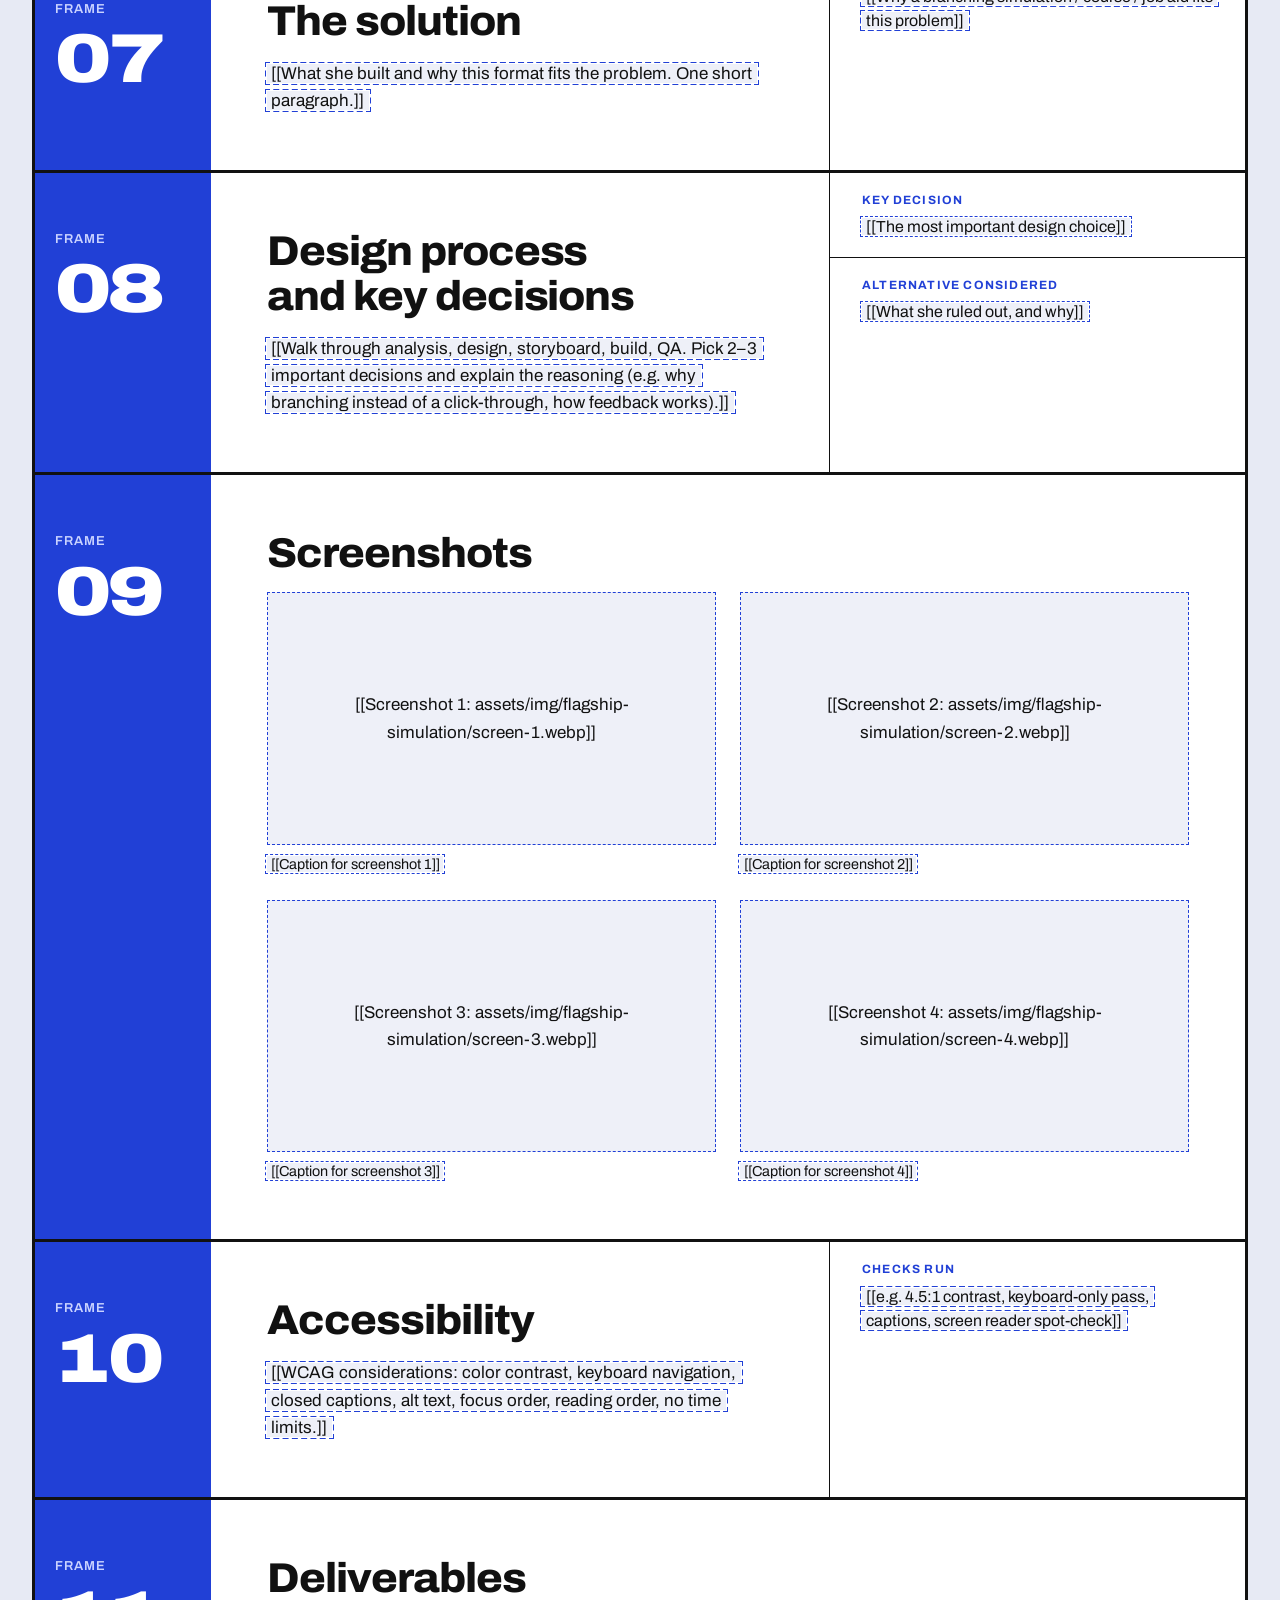
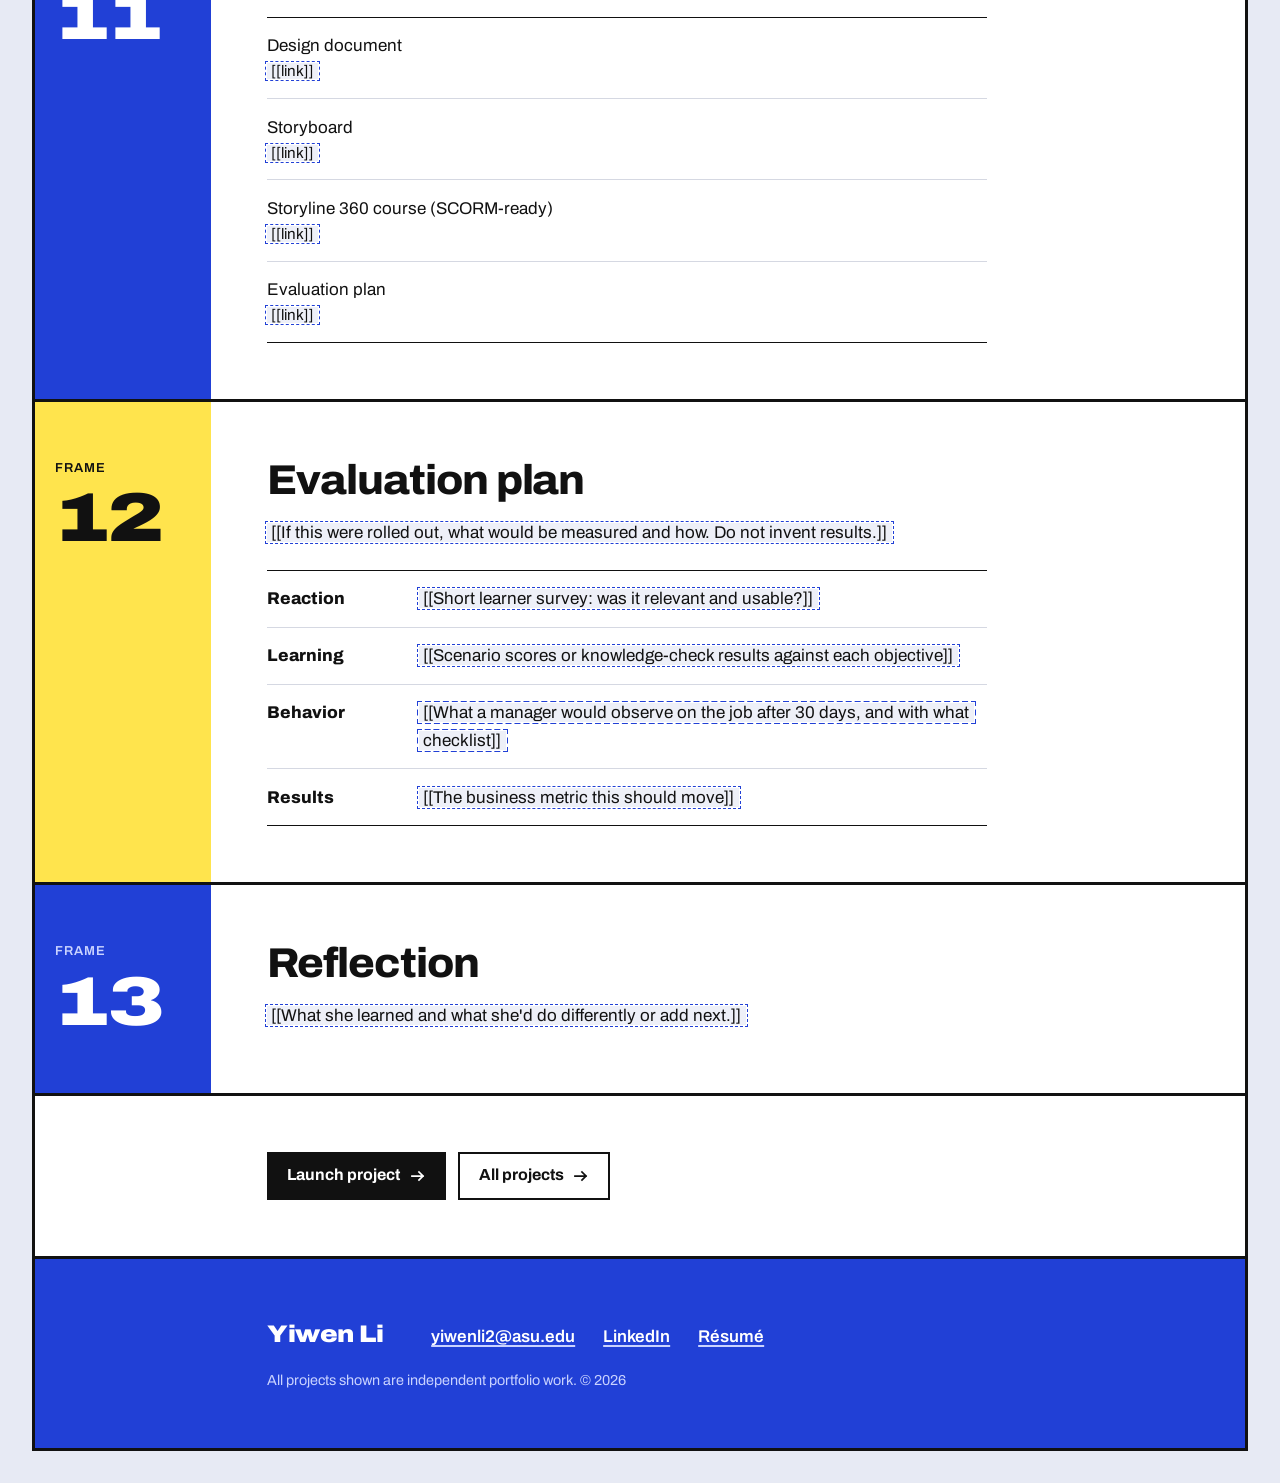
<file: work/flagship-simulation/index.html>
<!doctype html>
<html lang="en">
<head>
  <meta charset="utf-8">
  <meta name="viewport" content="width=device-width, initial-scale=1">
  <title>Branching Scenario Simulation | Yiwen Li</title>
  <meta name="description" content="Case study: branching scenario simulation. Independent instructional design portfolio project by Yiwen Li.">
  <link rel="canonical" href="https://tiancaiyiwen.github.io/portfolio-site/work/flagship-simulation/">
  <meta property="og:type" content="website">
  <meta property="og:title" content="Branching Scenario Simulation | Yiwen Li">
  <meta property="og:description" content="Case study: branching scenario simulation. Independent instructional design portfolio project by Yiwen Li.">
  <meta property="og:url" content="https://tiancaiyiwen.github.io/portfolio-site/work/flagship-simulation/">
  <meta property="og:image" content="https://tiancaiyiwen.github.io/portfolio-site/assets/img/social-card.png">
  <meta name="twitter:card" content="summary_large_image">
  <meta name="theme-color" content="#2140d6">
  <link rel="icon" href="../../assets/img/favicon.svg" type="image/svg+xml">
  <link rel="preload" href="../../assets/fonts/archivo-latin-wdth-normal.woff2" as="font" type="font/woff2" crossorigin>
  <link rel="stylesheet" href="../../assets/css/site.css">
  <script src="../../assets/js/site.js" defer></script>
</head>
<body>
  <a class="skip-link" href="#main">Skip to main content</a>

  <div class="sheet">
    <header class="titleblock">
      <a class="titleblock__name" href="../../index.html">
        <span class="titleblock__who">Yiwen Li</span>
        <span class="titleblock__role">Learning Designer &amp; Researcher</span>
      </a>
      <p class="titleblock__status"><span class="titleblock__status-label">Status</span> Seeking an ID / LXD internship</p>
      <nav class="titleblock__nav" aria-label="Main">
        <ul>
            <li><a href="../../work/" aria-current="page">Work</a></li>
            <li><a href="../../about/">About</a></li>
            <li><a href="../../resume/">Résumé</a></li>
            <li><a href="../../contact/">Contact</a></li>
        </ul>
      </nav>
    </header>

    <main id="main" tabindex="-1">
      <header class="sheet-head">
        <div class="sheet-head__main">
          <h1><span class="ph">[[Flagship project title]]</span></h1>
          <p class="lede"><span class="ph">[[One sentence: the workplace performance problem, e.g. new managers avoid giving corrective feedback]]</span></p>
          <div class="actions"><a class="btn btn--primary" href="../../courses/flagship-simulation/story.html">Launch project<svg class="i" viewBox="0 0 16 16" aria-hidden="true" focusable="false"><path d="M2 8h11M9 4l4 4-4 4" fill="none" stroke="currentColor" stroke-width="1.75" stroke-linecap="square"/></svg></a>
            <a class="btn btn--secondary" href="../../work/">All projects<svg class="i" viewBox="0 0 16 16" aria-hidden="true" focusable="false"><path d="M2 8h11M9 4l4 4-4 4" fill="none" stroke="currentColor" stroke-width="1.75" stroke-linecap="square"/></svg></a></div>
        </div>
        <div class="sheet-head__aside">
          <dl class="readouts">
            <div><dt>Type</dt><dd>Independent portfolio project</dd></div>
            <div><dt>Format</dt><dd>Branching scenario simulation</dd></div>
            <div><dt>Audience</dt><dd><span class="ph">[[e.g. New retail team leads]]</span></dd></div>
            <div><dt>My role</dt><dd><span class="ph">[[e.g. Instructional designer and developer]]</span></dd></div>
            <div><dt>Tools</dt><dd>Articulate Storyline 360, <span class="ph">[[other tools]]</span></dd></div>
            <div><dt>Seat time</dt><dd><span class="ph">[[e.g. 15 minutes]]</span></dd></div>
          </dl>
        </div>
      </header>

      <figure class="hero-figure">
        <div class="media-placeholder media-placeholder--hero"><span class="ph">[[Hero image: assets/img/flagship-simulation/hero.webp]]</span></div>
      </figure>

      <div class="frame-bar" aria-hidden="true">
        <span class="frame-bar__count">Frame <b data-bar-n>01</b> / 13</span>
        <span class="frame-bar__caption" data-bar-caption>The challenge</span>
      </div>

      <nav class="frame-index" aria-label="Frames in this case study">
        <h2 class="frame-index__title">Frame index</h2>
        <ol>
            <li><a href="#challenge"><span class="fi__n">01</span> The challenge</a></li>
            <li><a href="#audience"><span class="fi__n">02</span> Audience</a></li>
            <li><a href="#role"><span class="fi__n">03</span> My role</a></li>
            <li><a href="#constraints"><span class="fi__n">04</span> Constraints and assumptions</a></li>
            <li><a href="#analysis"><span class="fi__n">05</span> Needs analysis</a></li>
            <li><a href="#objectives"><span class="fi__n">06</span> Learning objectives</a></li>
            <li><a href="#solution"><span class="fi__n">07</span> The solution</a></li>
            <li><a href="#process"><span class="fi__n">08</span> Design process and key decisions</a></li>
            <li><a href="#screens"><span class="fi__n">09</span> Screenshots</a></li>
            <li><a href="#accessibility"><span class="fi__n">10</span> Accessibility</a></li>
            <li><a href="#deliverables"><span class="fi__n">11</span> Deliverables</a></li>
            <li><a href="#evaluation"><span class="fi__n">12</span> Evaluation plan</a></li>
            <li><a href="#reflection"><span class="fi__n">13</span> Reflection</a></li>
        </ol>
      </nav>

      <section class="frame" id="challenge" data-frame="01" data-caption="The challenge">
        <p class="frame__num"><span class="frame__label">Frame</span> <span class="frame__n">01</span></p>
        <div class="frame__screen">
          <h2 class="frame__title" id="challenge-h">The challenge</h2>
          <p><span class="ph">[[What is going wrong on the job, for whom, and why it matters to the business. Describe the performance gap: what people do now vs. what they should do.]]</span></p>
        </div>
        <aside class="frame__notes" aria-label="Design notes">
          <dl class="notes">
          <div class="note"><dt>Performance gap</dt><dd><span class="ph">[[Now vs. should, in one line]]</span></dd></div>
          <div class="note"><dt>Why it matters</dt><dd><span class="ph">[[The business cost of the gap]]</span></dd></div>
          </dl>
        </aside>
      </section>

      <section class="frame frame--wide" id="audience" data-frame="02" data-caption="Audience">
        <p class="frame__num"><span class="frame__label">Frame</span> <span class="frame__n">02</span></p>
        <div class="frame__screen">
          <h2 class="frame__title" id="audience-h">Audience</h2>
          <p><span class="ph">[[Who the learners are: role, experience level, how much time they have, where and on what device they'd take this.]]</span></p>
        </div>

      </section>

      <section class="frame frame--wide" id="role" data-frame="03" data-caption="My role">
        <p class="frame__num"><span class="frame__label">Frame</span> <span class="frame__n">03</span></p>
        <div class="frame__screen">
          <h2 class="frame__title" id="role-h">My role</h2>
          <p><span class="ph">[[What she did, e.g. needs analysis, instructional design, storyboarding, development, QA. Mention if a friend or classmate acted as a stand-in SME.]]</span></p>
        </div>

      </section>

      <section class="frame frame--wide" id="constraints" data-frame="04" data-caption="Constraints and assumptions">
        <p class="frame__num"><span class="frame__label">Frame</span> <span class="frame__n">04</span></p>
        <div class="frame__screen">
          <h2 class="frame__title" id="constraints-h">Constraints and assumptions</h2>
          <p><span class="ph">[[Seat time, tools, no real SME access, assumed LMS, etc. Since this is a concept project, state the assumptions made.]]</span></p>
        </div>

      </section>

      <section class="frame frame--wide" id="analysis" data-frame="05" data-caption="Needs analysis">
        <p class="frame__num"><span class="frame__label">Frame</span> <span class="frame__n">05</span></p>
        <div class="frame__screen">
          <h2 class="frame__title" id="analysis-h">Needs analysis</h2>
          <p><span class="ph">[[How she figured out the gap: research, interviews, job-task breakdown. Was it really a training problem? What root causes did she find?]]</span></p>
        </div>

      </section>

      <section class="frame" id="objectives" data-frame="06" data-caption="Learning objectives">
        <p class="frame__num"><span class="frame__label">Frame</span> <span class="frame__n">06</span></p>
        <div class="frame__screen">
          <h2 class="frame__title" id="objectives-h">Learning objectives</h2>
          <p>After completing this branching scenario simulation, learners will be able to:</p>
          <ol class="objectives">
            <li><span class="ph">[[Action verb + observable behavior + condition, e.g. Choose an appropriate response to a frustrated customer using the HEARD model]]</span></li>
            <li><span class="ph">[[Objective 2]]</span></li>
            <li><span class="ph">[[Objective 3]]</span></li>
          </ol>
        </div>
        <aside class="frame__notes" aria-label="Design notes">
          <dl class="notes">
          <div class="note note--measure"><dt>How each is assessed</dt><dd><span class="ph">[[Which scenario decision or question checks each objective]]</span></dd></div>
          </dl>
        </aside>
      </section>

      <section class="frame" id="solution" data-frame="07" data-caption="The solution">
        <p class="frame__num"><span class="frame__label">Frame</span> <span class="frame__n">07</span></p>
        <div class="frame__screen">
          <h2 class="frame__title" id="solution-h">The solution</h2>
          <p><span class="ph">[[What she built and why this format fits the problem. One short paragraph.]]</span></p>
        </div>
        <aside class="frame__notes" aria-label="Design notes">
          <dl class="notes">
          <div class="note"><dt>Why this format</dt><dd><span class="ph">[[Why a branching simulation / course / job aid fits this problem]]</span></dd></div>
          </dl>
        </aside>
      </section>

      <section class="frame" id="process" data-frame="08" data-caption="Design process and key decisions">
        <p class="frame__num"><span class="frame__label">Frame</span> <span class="frame__n">08</span></p>
        <div class="frame__screen">
          <h2 class="frame__title" id="process-h">Design process and key decisions</h2>
          <p><span class="ph">[[Walk through analysis, design, storyboard, build, QA. Pick 2–3 important decisions and explain the reasoning (e.g. why branching instead of a click-through, how feedback works).]]</span></p>
        </div>
        <aside class="frame__notes" aria-label="Design notes">
          <dl class="notes">
          <div class="note"><dt>Key decision</dt><dd><span class="ph">[[The most important design choice]]</span></dd></div>
          <div class="note"><dt>Alternative considered</dt><dd><span class="ph">[[What she ruled out, and why]]</span></dd></div>
          </dl>
        </aside>
      </section>

      <section class="frame frame--wide" id="screens" data-frame="09" data-caption="Screenshots">
        <p class="frame__num"><span class="frame__label">Frame</span> <span class="frame__n">09</span></p>
        <div class="frame__screen">
          <h2 class="frame__title" id="screens-h">Screenshots</h2>
          <div class="gallery">
            <figure>
              <div class="media-placeholder"><span class="ph">[[Screenshot 1: assets/img/flagship-simulation/screen-1.webp]]</span></div>
              <!-- <img src="../../assets/img/flagship-simulation/screen-1.webp" alt="Describe what the screen shows" width="1280" height="720" loading="lazy"> -->
              <figcaption><span class="ph">[[Caption for screenshot 1]]</span></figcaption>
            </figure>
            <figure>
              <div class="media-placeholder"><span class="ph">[[Screenshot 2: assets/img/flagship-simulation/screen-2.webp]]</span></div>
              <!-- <img src="../../assets/img/flagship-simulation/screen-2.webp" alt="Describe what the screen shows" width="1280" height="720" loading="lazy"> -->
              <figcaption><span class="ph">[[Caption for screenshot 2]]</span></figcaption>
            </figure>
            <figure>
              <div class="media-placeholder"><span class="ph">[[Screenshot 3: assets/img/flagship-simulation/screen-3.webp]]</span></div>
              <!-- <img src="../../assets/img/flagship-simulation/screen-3.webp" alt="Describe what the screen shows" width="1280" height="720" loading="lazy"> -->
              <figcaption><span class="ph">[[Caption for screenshot 3]]</span></figcaption>
            </figure>
            <figure>
              <div class="media-placeholder"><span class="ph">[[Screenshot 4: assets/img/flagship-simulation/screen-4.webp]]</span></div>
              <!-- <img src="../../assets/img/flagship-simulation/screen-4.webp" alt="Describe what the screen shows" width="1280" height="720" loading="lazy"> -->
              <figcaption><span class="ph">[[Caption for screenshot 4]]</span></figcaption>
            </figure>
          </div>
        </div>

      </section>

      <section class="frame" id="accessibility" data-frame="10" data-caption="Accessibility">
        <p class="frame__num"><span class="frame__label">Frame</span> <span class="frame__n">10</span></p>
        <div class="frame__screen">
          <h2 class="frame__title" id="accessibility-h">Accessibility</h2>
          <p><span class="ph">[[WCAG considerations: color contrast, keyboard navigation, closed captions, alt text, focus order, reading order, no time limits.]]</span></p>
        </div>
        <aside class="frame__notes" aria-label="Design notes">
          <dl class="notes">
          <div class="note"><dt>Checks run</dt><dd><span class="ph">[[e.g. 4.5:1 contrast, keyboard-only pass, captions, screen reader spot-check]]</span></dd></div>
          </dl>
        </aside>
      </section>

      <section class="frame frame--wide" id="deliverables" data-frame="11" data-caption="Deliverables">
        <p class="frame__num"><span class="frame__label">Frame</span> <span class="frame__n">11</span></p>
        <div class="frame__screen">
          <h2 class="frame__title" id="deliverables-h">Deliverables</h2>
          <ul class="ruled-list">
            <li>Design document <span class="muted"><span class="ph">[[link]]</span></span></li>
            <li>Storyboard <span class="muted"><span class="ph">[[link]]</span></span></li>
            <li>Storyline 360 course (SCORM-ready) <span class="muted"><span class="ph">[[link]]</span></span></li>
            <li>Evaluation plan <span class="muted"><span class="ph">[[link]]</span></span></li>
          </ul>
        </div>

      </section>

      <section class="frame frame--wide frame--measure" id="evaluation" data-frame="12" data-caption="Evaluation plan">
        <p class="frame__num"><span class="frame__label">Frame</span> <span class="frame__n">12</span></p>
        <div class="frame__screen">
          <h2 class="frame__title" id="evaluation-h">Evaluation plan</h2>
          <p><span class="ph">[[If this were rolled out, what would be measured and how. Do not invent results.]]</span></p>
          <dl class="eval">
            <div><dt>Reaction</dt><dd><span class="ph">[[Short learner survey: was it relevant and usable?]]</span></dd></div>
            <div><dt>Learning</dt><dd><span class="ph">[[Scenario scores or knowledge-check results against each objective]]</span></dd></div>
            <div><dt>Behavior</dt><dd><span class="ph">[[What a manager would observe on the job after 30 days, and with what checklist]]</span></dd></div>
            <div><dt>Results</dt><dd><span class="ph">[[The business metric this should move]]</span></dd></div>
          </dl>
        </div>

      </section>

      <section class="frame frame--wide" id="reflection" data-frame="13" data-caption="Reflection">
        <p class="frame__num"><span class="frame__label">Frame</span> <span class="frame__n">13</span></p>
        <div class="frame__screen">
          <h2 class="frame__title" id="reflection-h">Reflection</h2>
          <p><span class="ph">[[What she learned and what she'd do differently or add next.]]</span></p>
        </div>

      </section>

      <div class="sheet-end">
        <a class="btn btn--primary" href="../../courses/flagship-simulation/story.html">Launch project<svg class="i" viewBox="0 0 16 16" aria-hidden="true" focusable="false"><path d="M2 8h11M9 4l4 4-4 4" fill="none" stroke="currentColor" stroke-width="1.75" stroke-linecap="square"/></svg></a>
        <a class="btn btn--secondary" href="../../work/">All projects<svg class="i" viewBox="0 0 16 16" aria-hidden="true" focusable="false"><path d="M2 8h11M9 4l4 4-4 4" fill="none" stroke="currentColor" stroke-width="1.75" stroke-linecap="square"/></svg></a>
      </div>
    </main>

    <footer class="sheet-foot">
      <p class="sheet-foot__name">Yiwen Li</p>
      <ul>
        <li><a href="mailto:yiwenli2@asu.edu">yiwenli2@asu.edu</a></li>
        <li><a href="https://www.linkedin.com/in/yiwen-li-b78467293/">LinkedIn</a></li>
        <li><a href="../../resume/">Résumé</a></li>
      </ul>
      <p class="sheet-foot__note">All projects shown are independent portfolio work. &copy; 2026</p>
    </footer>
  </div>
</body>
</html>
</file>
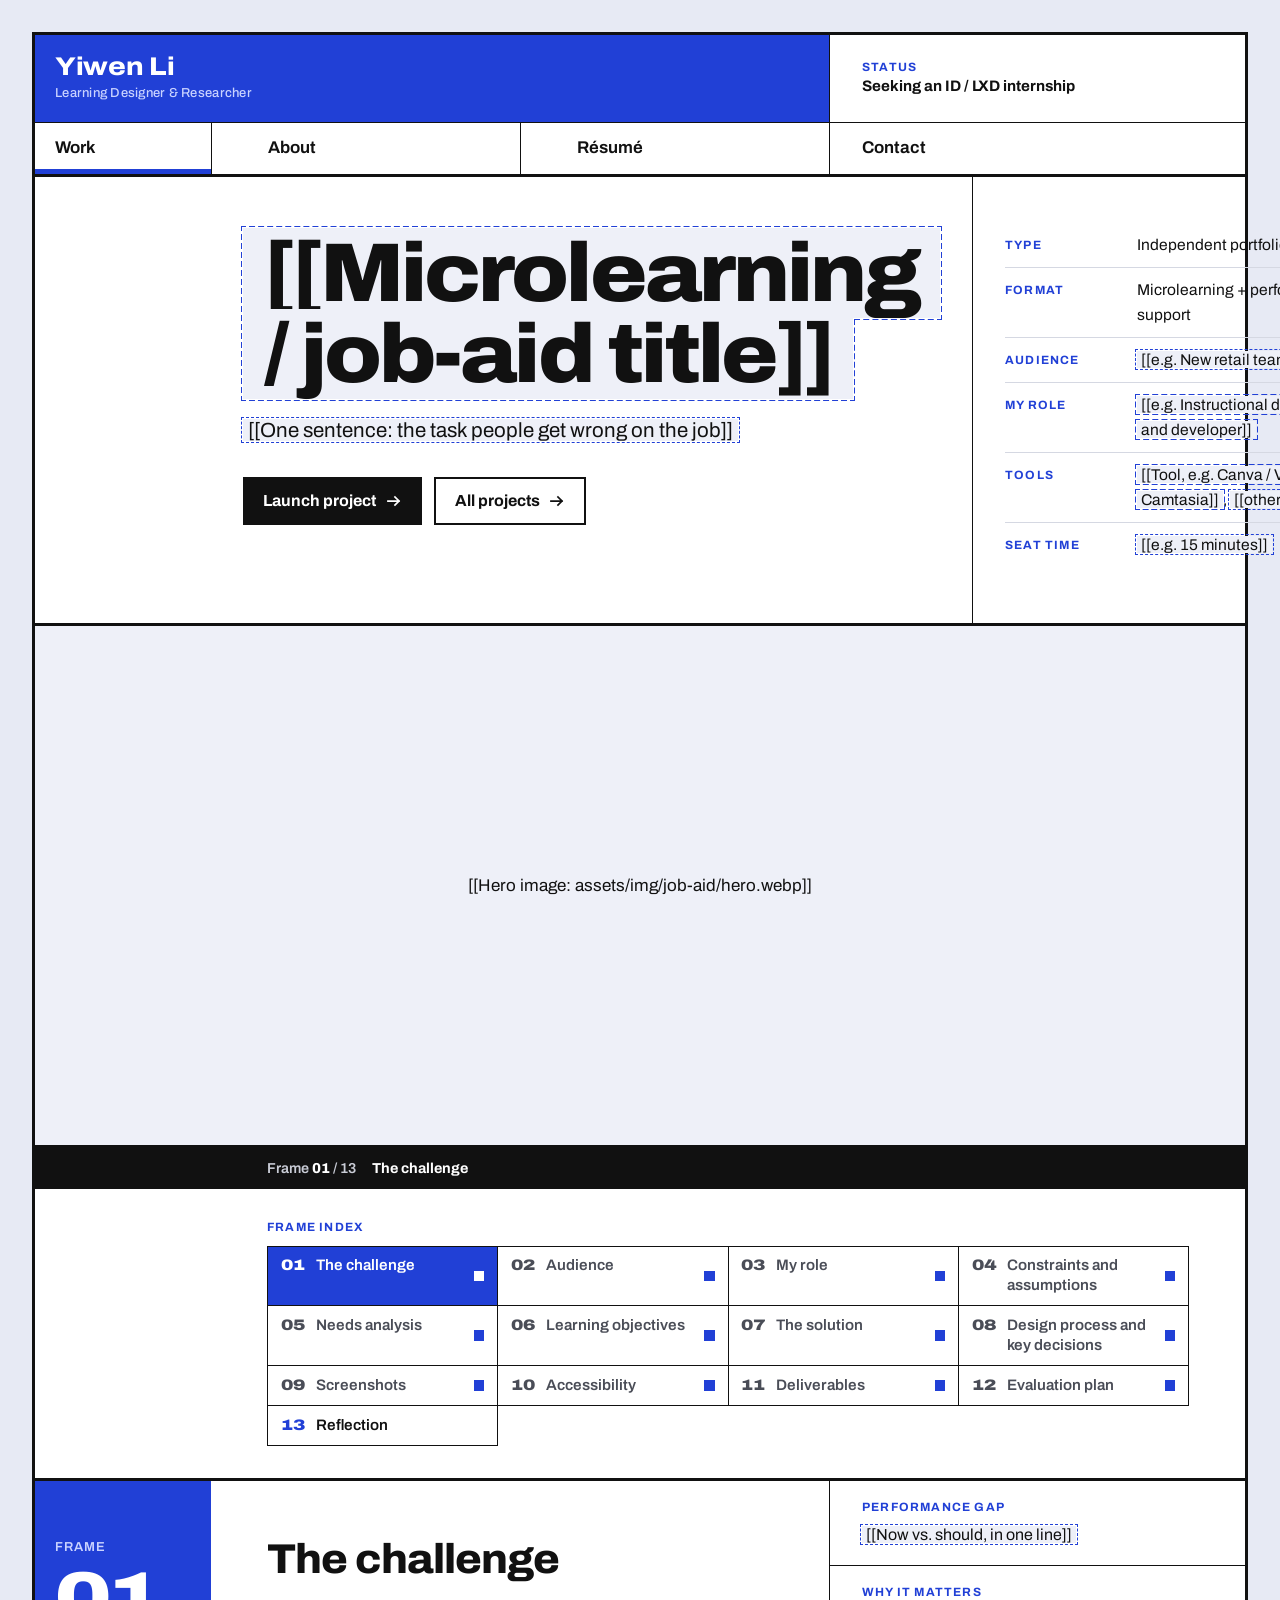
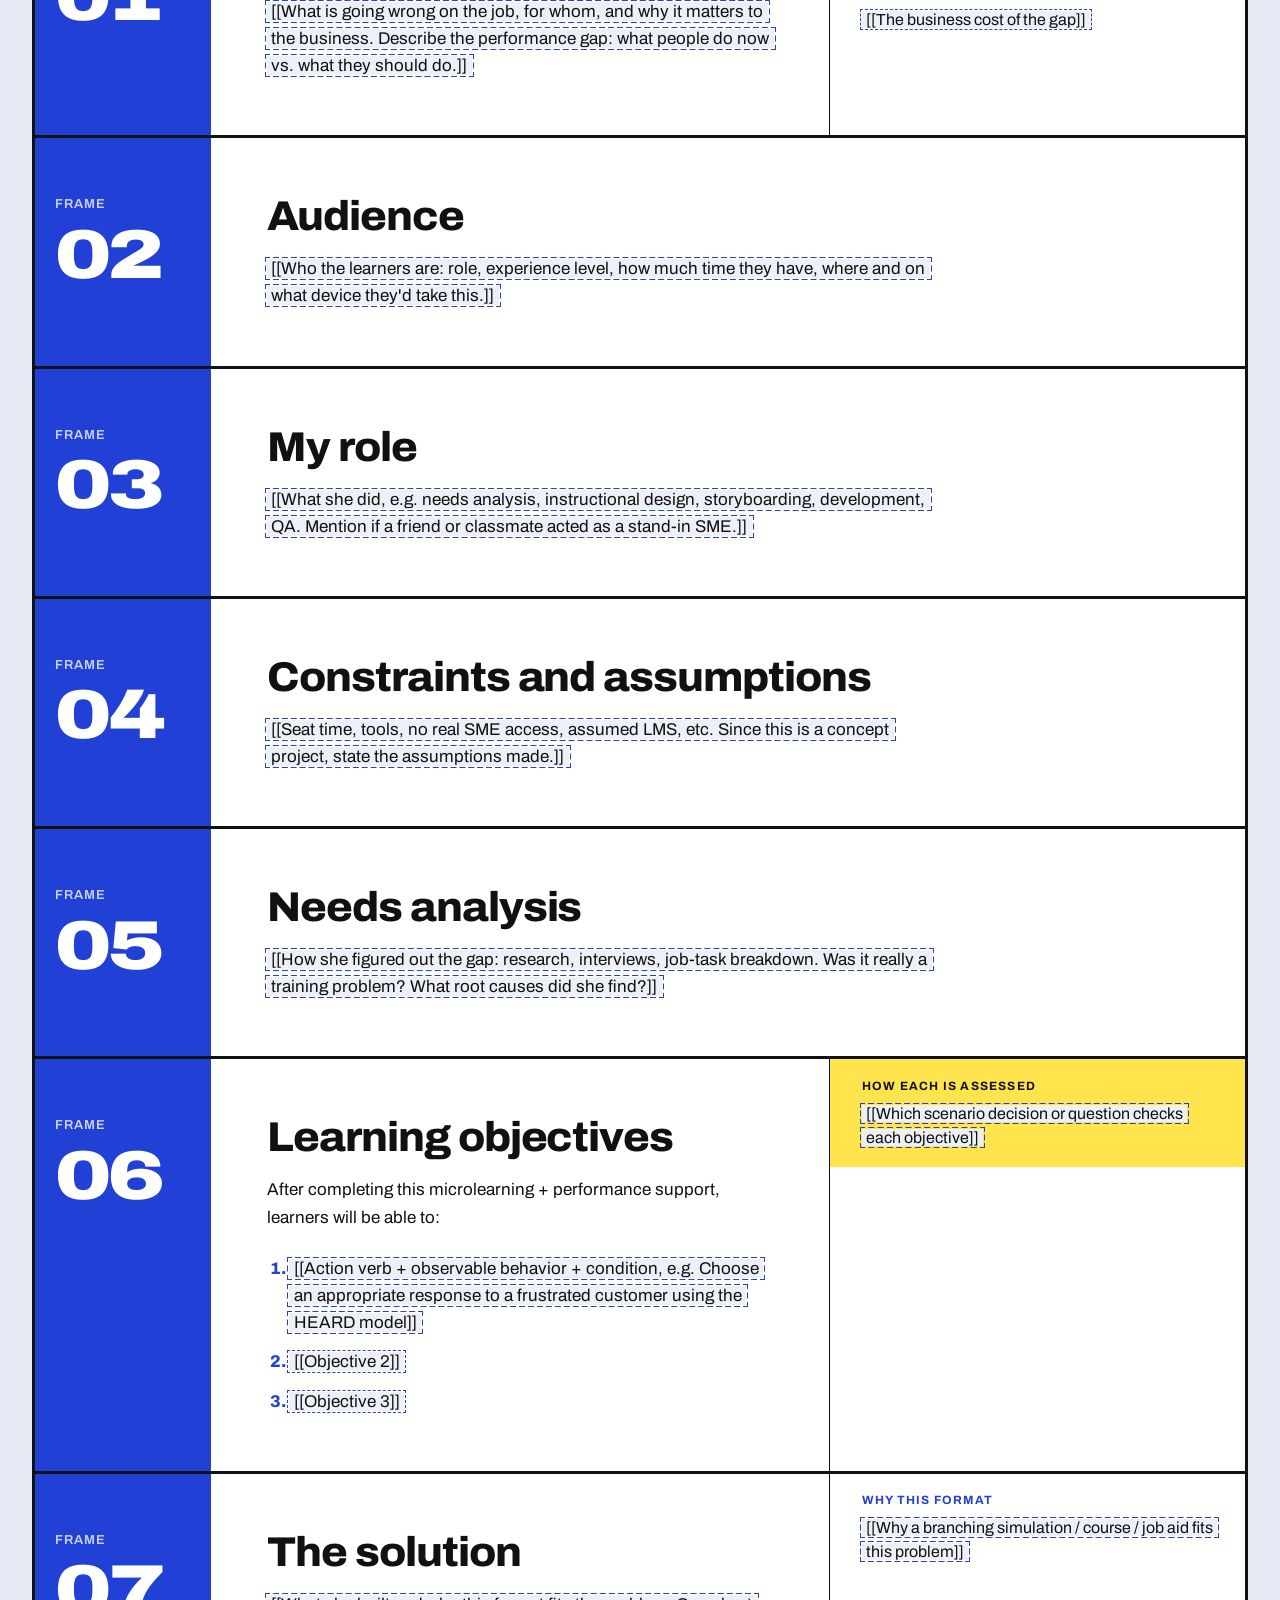
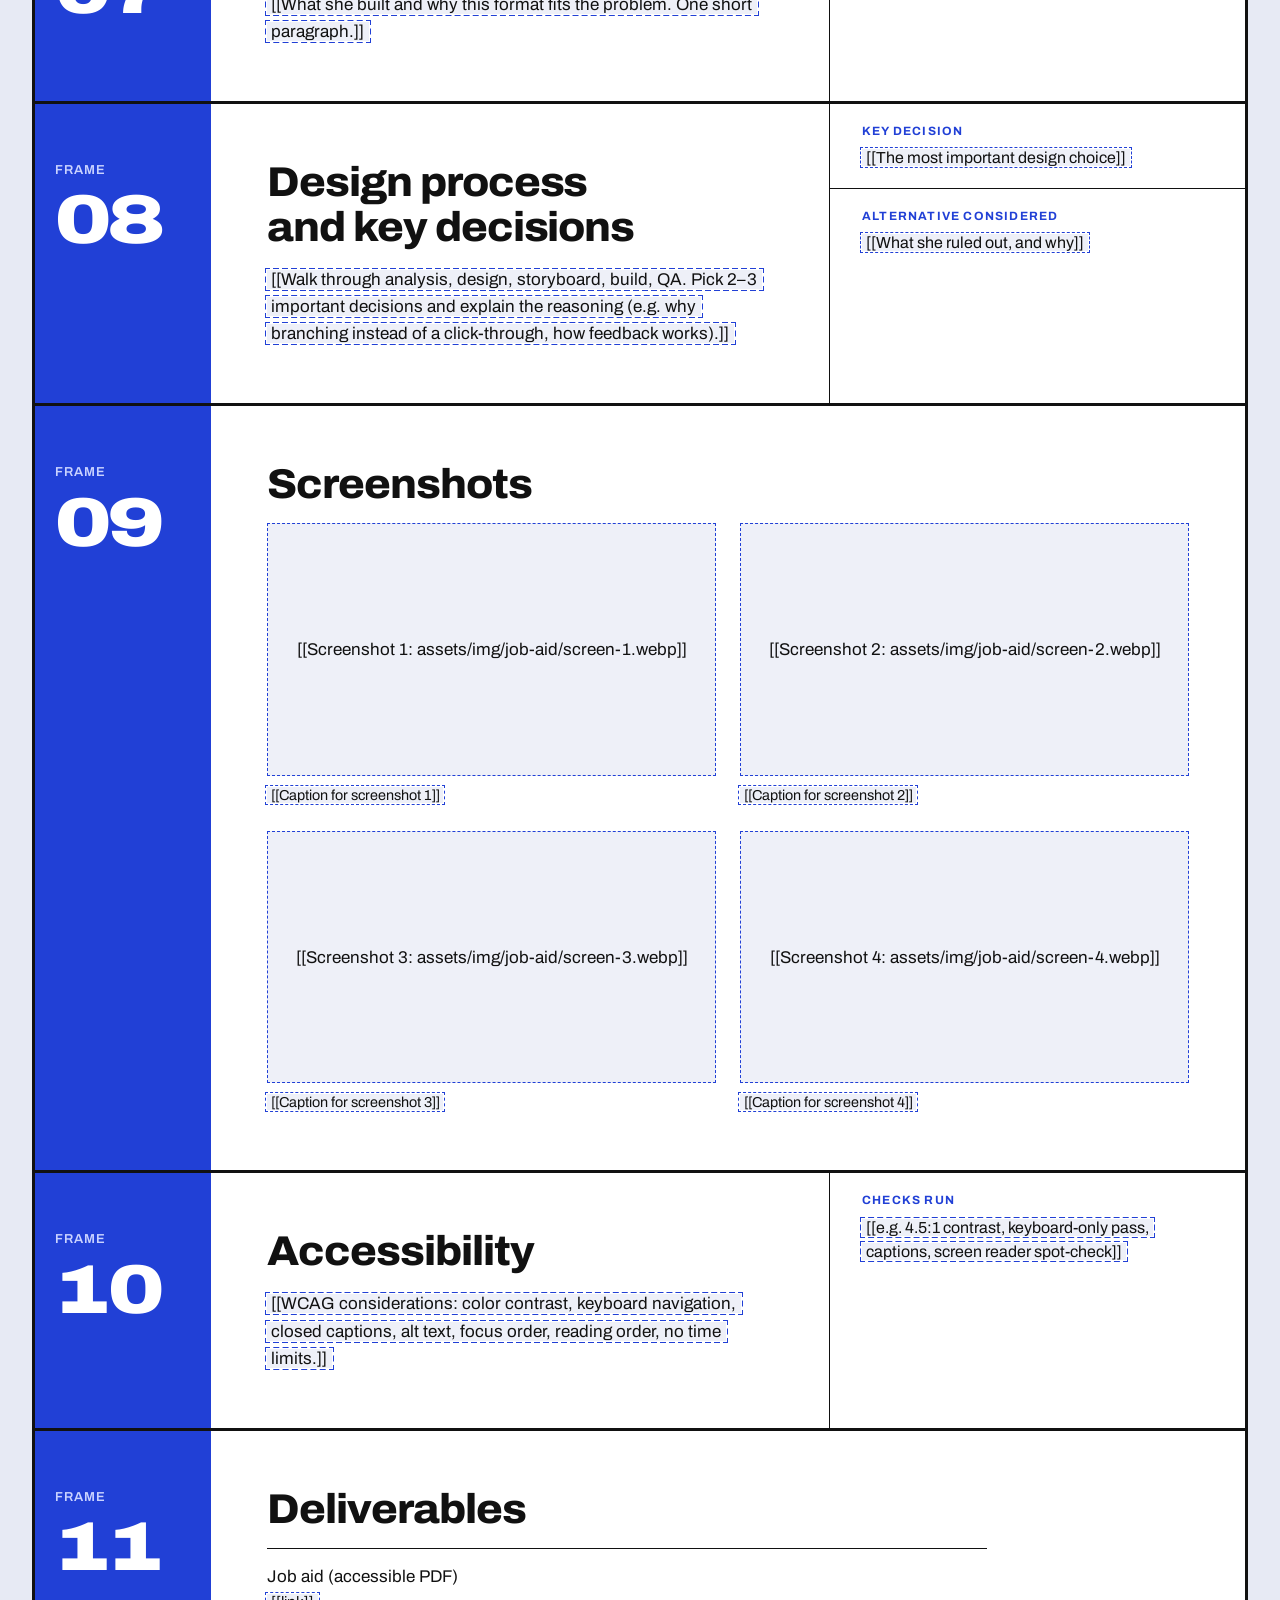
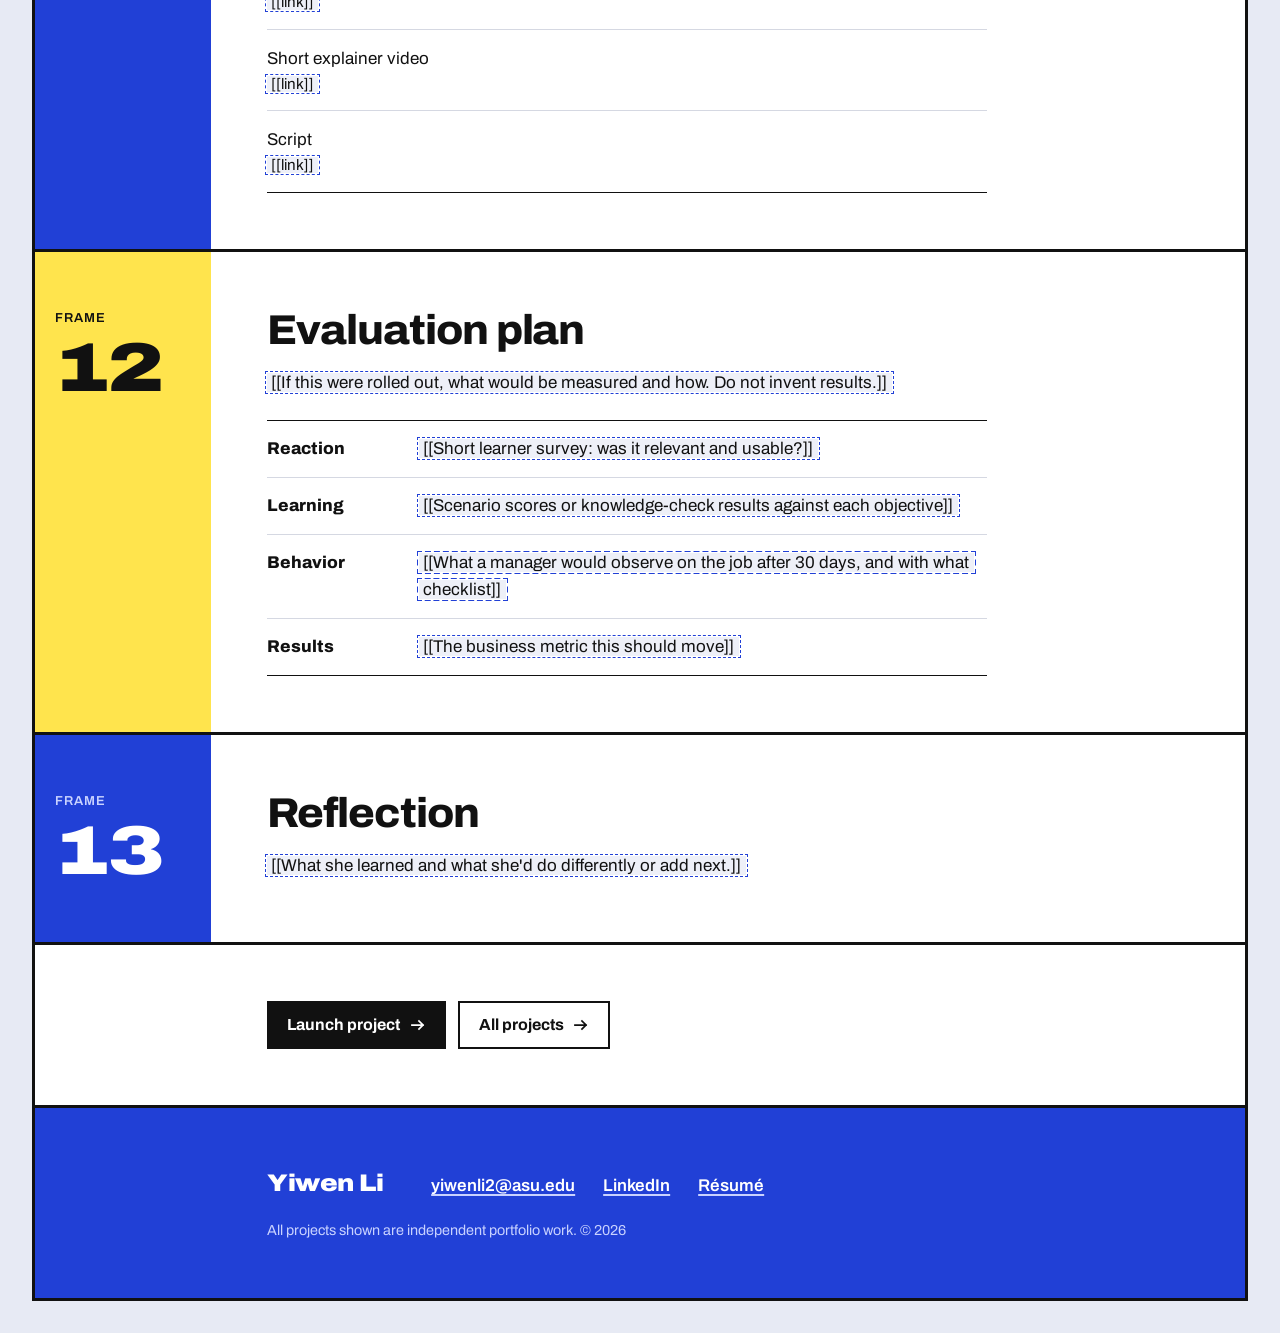
<file: work/job-aid/index.html>
<!doctype html>
<html lang="en">
<head>
  <meta charset="utf-8">
  <meta name="viewport" content="width=device-width, initial-scale=1">
  <title>Microlearning and Job Aid | Yiwen Li</title>
  <meta name="description" content="Case study: microlearning and job aid. Independent instructional design portfolio project by Yiwen Li.">
  <link rel="canonical" href="https://tiancaiyiwen.github.io/portfolio-site/work/job-aid/">
  <meta property="og:type" content="website">
  <meta property="og:title" content="Microlearning and Job Aid | Yiwen Li">
  <meta property="og:description" content="Case study: microlearning and job aid. Independent instructional design portfolio project by Yiwen Li.">
  <meta property="og:url" content="https://tiancaiyiwen.github.io/portfolio-site/work/job-aid/">
  <meta property="og:image" content="https://tiancaiyiwen.github.io/portfolio-site/assets/img/social-card.png">
  <meta name="twitter:card" content="summary_large_image">
  <meta name="theme-color" content="#2140d6">
  <link rel="icon" href="../../assets/img/favicon.svg" type="image/svg+xml">
  <link rel="preload" href="../../assets/fonts/archivo-latin-wdth-normal.woff2" as="font" type="font/woff2" crossorigin>
  <link rel="stylesheet" href="../../assets/css/site.css">
  <script src="../../assets/js/site.js" defer></script>
</head>
<body>
  <a class="skip-link" href="#main">Skip to main content</a>

  <div class="sheet">
    <header class="titleblock">
      <a class="titleblock__name" href="../../index.html">
        <span class="titleblock__who">Yiwen Li</span>
        <span class="titleblock__role">Learning Designer &amp; Researcher</span>
      </a>
      <p class="titleblock__status"><span class="titleblock__status-label">Status</span> Seeking an ID / LXD internship</p>
      <nav class="titleblock__nav" aria-label="Main">
        <ul>
            <li><a href="../../work/" aria-current="page">Work</a></li>
            <li><a href="../../about/">About</a></li>
            <li><a href="../../resume/">Résumé</a></li>
            <li><a href="../../contact/">Contact</a></li>
        </ul>
      </nav>
    </header>

    <main id="main" tabindex="-1">
      <header class="sheet-head">
        <div class="sheet-head__main">
          <h1><span class="ph">[[Microlearning / job-aid title]]</span></h1>
          <p class="lede"><span class="ph">[[One sentence: the task people get wrong on the job]]</span></p>
          <div class="actions"><a class="btn btn--primary" href="../../courses/job-aid/index.html">Launch project<svg class="i" viewBox="0 0 16 16" aria-hidden="true" focusable="false"><path d="M2 8h11M9 4l4 4-4 4" fill="none" stroke="currentColor" stroke-width="1.75" stroke-linecap="square"/></svg></a>
            <a class="btn btn--secondary" href="../../work/">All projects<svg class="i" viewBox="0 0 16 16" aria-hidden="true" focusable="false"><path d="M2 8h11M9 4l4 4-4 4" fill="none" stroke="currentColor" stroke-width="1.75" stroke-linecap="square"/></svg></a></div>
        </div>
        <div class="sheet-head__aside">
          <dl class="readouts">
            <div><dt>Type</dt><dd>Independent portfolio project</dd></div>
            <div><dt>Format</dt><dd>Microlearning + performance support</dd></div>
            <div><dt>Audience</dt><dd><span class="ph">[[e.g. New retail team leads]]</span></dd></div>
            <div><dt>My role</dt><dd><span class="ph">[[e.g. Instructional designer and developer]]</span></dd></div>
            <div><dt>Tools</dt><dd><span class="ph">[[Tool, e.g. Canva / Vyond / Camtasia]]</span>, <span class="ph">[[other tools]]</span></dd></div>
            <div><dt>Seat time</dt><dd><span class="ph">[[e.g. 15 minutes]]</span></dd></div>
          </dl>
        </div>
      </header>

      <figure class="hero-figure">
        <div class="media-placeholder media-placeholder--hero"><span class="ph">[[Hero image: assets/img/job-aid/hero.webp]]</span></div>
      </figure>

      <div class="frame-bar" aria-hidden="true">
        <span class="frame-bar__count">Frame <b data-bar-n>01</b> / 13</span>
        <span class="frame-bar__caption" data-bar-caption>The challenge</span>
      </div>

      <nav class="frame-index" aria-label="Frames in this case study">
        <h2 class="frame-index__title">Frame index</h2>
        <ol>
            <li><a href="#challenge"><span class="fi__n">01</span> The challenge</a></li>
            <li><a href="#audience"><span class="fi__n">02</span> Audience</a></li>
            <li><a href="#role"><span class="fi__n">03</span> My role</a></li>
            <li><a href="#constraints"><span class="fi__n">04</span> Constraints and assumptions</a></li>
            <li><a href="#analysis"><span class="fi__n">05</span> Needs analysis</a></li>
            <li><a href="#objectives"><span class="fi__n">06</span> Learning objectives</a></li>
            <li><a href="#solution"><span class="fi__n">07</span> The solution</a></li>
            <li><a href="#process"><span class="fi__n">08</span> Design process and key decisions</a></li>
            <li><a href="#screens"><span class="fi__n">09</span> Screenshots</a></li>
            <li><a href="#accessibility"><span class="fi__n">10</span> Accessibility</a></li>
            <li><a href="#deliverables"><span class="fi__n">11</span> Deliverables</a></li>
            <li><a href="#evaluation"><span class="fi__n">12</span> Evaluation plan</a></li>
            <li><a href="#reflection"><span class="fi__n">13</span> Reflection</a></li>
        </ol>
      </nav>

      <section class="frame" id="challenge" data-frame="01" data-caption="The challenge">
        <p class="frame__num"><span class="frame__label">Frame</span> <span class="frame__n">01</span></p>
        <div class="frame__screen">
          <h2 class="frame__title" id="challenge-h">The challenge</h2>
          <p><span class="ph">[[What is going wrong on the job, for whom, and why it matters to the business. Describe the performance gap: what people do now vs. what they should do.]]</span></p>
        </div>
        <aside class="frame__notes" aria-label="Design notes">
          <dl class="notes">
          <div class="note"><dt>Performance gap</dt><dd><span class="ph">[[Now vs. should, in one line]]</span></dd></div>
          <div class="note"><dt>Why it matters</dt><dd><span class="ph">[[The business cost of the gap]]</span></dd></div>
          </dl>
        </aside>
      </section>

      <section class="frame frame--wide" id="audience" data-frame="02" data-caption="Audience">
        <p class="frame__num"><span class="frame__label">Frame</span> <span class="frame__n">02</span></p>
        <div class="frame__screen">
          <h2 class="frame__title" id="audience-h">Audience</h2>
          <p><span class="ph">[[Who the learners are: role, experience level, how much time they have, where and on what device they'd take this.]]</span></p>
        </div>

      </section>

      <section class="frame frame--wide" id="role" data-frame="03" data-caption="My role">
        <p class="frame__num"><span class="frame__label">Frame</span> <span class="frame__n">03</span></p>
        <div class="frame__screen">
          <h2 class="frame__title" id="role-h">My role</h2>
          <p><span class="ph">[[What she did, e.g. needs analysis, instructional design, storyboarding, development, QA. Mention if a friend or classmate acted as a stand-in SME.]]</span></p>
        </div>

      </section>

      <section class="frame frame--wide" id="constraints" data-frame="04" data-caption="Constraints and assumptions">
        <p class="frame__num"><span class="frame__label">Frame</span> <span class="frame__n">04</span></p>
        <div class="frame__screen">
          <h2 class="frame__title" id="constraints-h">Constraints and assumptions</h2>
          <p><span class="ph">[[Seat time, tools, no real SME access, assumed LMS, etc. Since this is a concept project, state the assumptions made.]]</span></p>
        </div>

      </section>

      <section class="frame frame--wide" id="analysis" data-frame="05" data-caption="Needs analysis">
        <p class="frame__num"><span class="frame__label">Frame</span> <span class="frame__n">05</span></p>
        <div class="frame__screen">
          <h2 class="frame__title" id="analysis-h">Needs analysis</h2>
          <p><span class="ph">[[How she figured out the gap: research, interviews, job-task breakdown. Was it really a training problem? What root causes did she find?]]</span></p>
        </div>

      </section>

      <section class="frame" id="objectives" data-frame="06" data-caption="Learning objectives">
        <p class="frame__num"><span class="frame__label">Frame</span> <span class="frame__n">06</span></p>
        <div class="frame__screen">
          <h2 class="frame__title" id="objectives-h">Learning objectives</h2>
          <p>After completing this microlearning + performance support, learners will be able to:</p>
          <ol class="objectives">
            <li><span class="ph">[[Action verb + observable behavior + condition, e.g. Choose an appropriate response to a frustrated customer using the HEARD model]]</span></li>
            <li><span class="ph">[[Objective 2]]</span></li>
            <li><span class="ph">[[Objective 3]]</span></li>
          </ol>
        </div>
        <aside class="frame__notes" aria-label="Design notes">
          <dl class="notes">
          <div class="note note--measure"><dt>How each is assessed</dt><dd><span class="ph">[[Which scenario decision or question checks each objective]]</span></dd></div>
          </dl>
        </aside>
      </section>

      <section class="frame" id="solution" data-frame="07" data-caption="The solution">
        <p class="frame__num"><span class="frame__label">Frame</span> <span class="frame__n">07</span></p>
        <div class="frame__screen">
          <h2 class="frame__title" id="solution-h">The solution</h2>
          <p><span class="ph">[[What she built and why this format fits the problem. One short paragraph.]]</span></p>
        </div>
        <aside class="frame__notes" aria-label="Design notes">
          <dl class="notes">
          <div class="note"><dt>Why this format</dt><dd><span class="ph">[[Why a branching simulation / course / job aid fits this problem]]</span></dd></div>
          </dl>
        </aside>
      </section>

      <section class="frame" id="process" data-frame="08" data-caption="Design process and key decisions">
        <p class="frame__num"><span class="frame__label">Frame</span> <span class="frame__n">08</span></p>
        <div class="frame__screen">
          <h2 class="frame__title" id="process-h">Design process and key decisions</h2>
          <p><span class="ph">[[Walk through analysis, design, storyboard, build, QA. Pick 2–3 important decisions and explain the reasoning (e.g. why branching instead of a click-through, how feedback works).]]</span></p>
        </div>
        <aside class="frame__notes" aria-label="Design notes">
          <dl class="notes">
          <div class="note"><dt>Key decision</dt><dd><span class="ph">[[The most important design choice]]</span></dd></div>
          <div class="note"><dt>Alternative considered</dt><dd><span class="ph">[[What she ruled out, and why]]</span></dd></div>
          </dl>
        </aside>
      </section>

      <section class="frame frame--wide" id="screens" data-frame="09" data-caption="Screenshots">
        <p class="frame__num"><span class="frame__label">Frame</span> <span class="frame__n">09</span></p>
        <div class="frame__screen">
          <h2 class="frame__title" id="screens-h">Screenshots</h2>
          <div class="gallery">
            <figure>
              <div class="media-placeholder"><span class="ph">[[Screenshot 1: assets/img/job-aid/screen-1.webp]]</span></div>
              <!-- <img src="../../assets/img/job-aid/screen-1.webp" alt="Describe what the screen shows" width="1280" height="720" loading="lazy"> -->
              <figcaption><span class="ph">[[Caption for screenshot 1]]</span></figcaption>
            </figure>
            <figure>
              <div class="media-placeholder"><span class="ph">[[Screenshot 2: assets/img/job-aid/screen-2.webp]]</span></div>
              <!-- <img src="../../assets/img/job-aid/screen-2.webp" alt="Describe what the screen shows" width="1280" height="720" loading="lazy"> -->
              <figcaption><span class="ph">[[Caption for screenshot 2]]</span></figcaption>
            </figure>
            <figure>
              <div class="media-placeholder"><span class="ph">[[Screenshot 3: assets/img/job-aid/screen-3.webp]]</span></div>
              <!-- <img src="../../assets/img/job-aid/screen-3.webp" alt="Describe what the screen shows" width="1280" height="720" loading="lazy"> -->
              <figcaption><span class="ph">[[Caption for screenshot 3]]</span></figcaption>
            </figure>
            <figure>
              <div class="media-placeholder"><span class="ph">[[Screenshot 4: assets/img/job-aid/screen-4.webp]]</span></div>
              <!-- <img src="../../assets/img/job-aid/screen-4.webp" alt="Describe what the screen shows" width="1280" height="720" loading="lazy"> -->
              <figcaption><span class="ph">[[Caption for screenshot 4]]</span></figcaption>
            </figure>
          </div>
        </div>

      </section>

      <section class="frame" id="accessibility" data-frame="10" data-caption="Accessibility">
        <p class="frame__num"><span class="frame__label">Frame</span> <span class="frame__n">10</span></p>
        <div class="frame__screen">
          <h2 class="frame__title" id="accessibility-h">Accessibility</h2>
          <p><span class="ph">[[WCAG considerations: color contrast, keyboard navigation, closed captions, alt text, focus order, reading order, no time limits.]]</span></p>
        </div>
        <aside class="frame__notes" aria-label="Design notes">
          <dl class="notes">
          <div class="note"><dt>Checks run</dt><dd><span class="ph">[[e.g. 4.5:1 contrast, keyboard-only pass, captions, screen reader spot-check]]</span></dd></div>
          </dl>
        </aside>
      </section>

      <section class="frame frame--wide" id="deliverables" data-frame="11" data-caption="Deliverables">
        <p class="frame__num"><span class="frame__label">Frame</span> <span class="frame__n">11</span></p>
        <div class="frame__screen">
          <h2 class="frame__title" id="deliverables-h">Deliverables</h2>
          <ul class="ruled-list">
            <li>Job aid (accessible PDF) <span class="muted"><span class="ph">[[link]]</span></span></li>
            <li>Short explainer video <span class="muted"><span class="ph">[[link]]</span></span></li>
            <li>Script <span class="muted"><span class="ph">[[link]]</span></span></li>
          </ul>
        </div>

      </section>

      <section class="frame frame--wide frame--measure" id="evaluation" data-frame="12" data-caption="Evaluation plan">
        <p class="frame__num"><span class="frame__label">Frame</span> <span class="frame__n">12</span></p>
        <div class="frame__screen">
          <h2 class="frame__title" id="evaluation-h">Evaluation plan</h2>
          <p><span class="ph">[[If this were rolled out, what would be measured and how. Do not invent results.]]</span></p>
          <dl class="eval">
            <div><dt>Reaction</dt><dd><span class="ph">[[Short learner survey: was it relevant and usable?]]</span></dd></div>
            <div><dt>Learning</dt><dd><span class="ph">[[Scenario scores or knowledge-check results against each objective]]</span></dd></div>
            <div><dt>Behavior</dt><dd><span class="ph">[[What a manager would observe on the job after 30 days, and with what checklist]]</span></dd></div>
            <div><dt>Results</dt><dd><span class="ph">[[The business metric this should move]]</span></dd></div>
          </dl>
        </div>

      </section>

      <section class="frame frame--wide" id="reflection" data-frame="13" data-caption="Reflection">
        <p class="frame__num"><span class="frame__label">Frame</span> <span class="frame__n">13</span></p>
        <div class="frame__screen">
          <h2 class="frame__title" id="reflection-h">Reflection</h2>
          <p><span class="ph">[[What she learned and what she'd do differently or add next.]]</span></p>
        </div>

      </section>

      <div class="sheet-end">
        <a class="btn btn--primary" href="../../courses/job-aid/index.html">Launch project<svg class="i" viewBox="0 0 16 16" aria-hidden="true" focusable="false"><path d="M2 8h11M9 4l4 4-4 4" fill="none" stroke="currentColor" stroke-width="1.75" stroke-linecap="square"/></svg></a>
        <a class="btn btn--secondary" href="../../work/">All projects<svg class="i" viewBox="0 0 16 16" aria-hidden="true" focusable="false"><path d="M2 8h11M9 4l4 4-4 4" fill="none" stroke="currentColor" stroke-width="1.75" stroke-linecap="square"/></svg></a>
      </div>
    </main>

    <footer class="sheet-foot">
      <p class="sheet-foot__name">Yiwen Li</p>
      <ul>
        <li><a href="mailto:yiwenli2@asu.edu">yiwenli2@asu.edu</a></li>
        <li><a href="https://www.linkedin.com/in/yiwen-li-b78467293/">LinkedIn</a></li>
        <li><a href="../../resume/">Résumé</a></li>
      </ul>
      <p class="sheet-foot__note">All projects shown are independent portfolio work. &copy; 2026</p>
    </footer>
  </div>
</body>
</html>
</file>
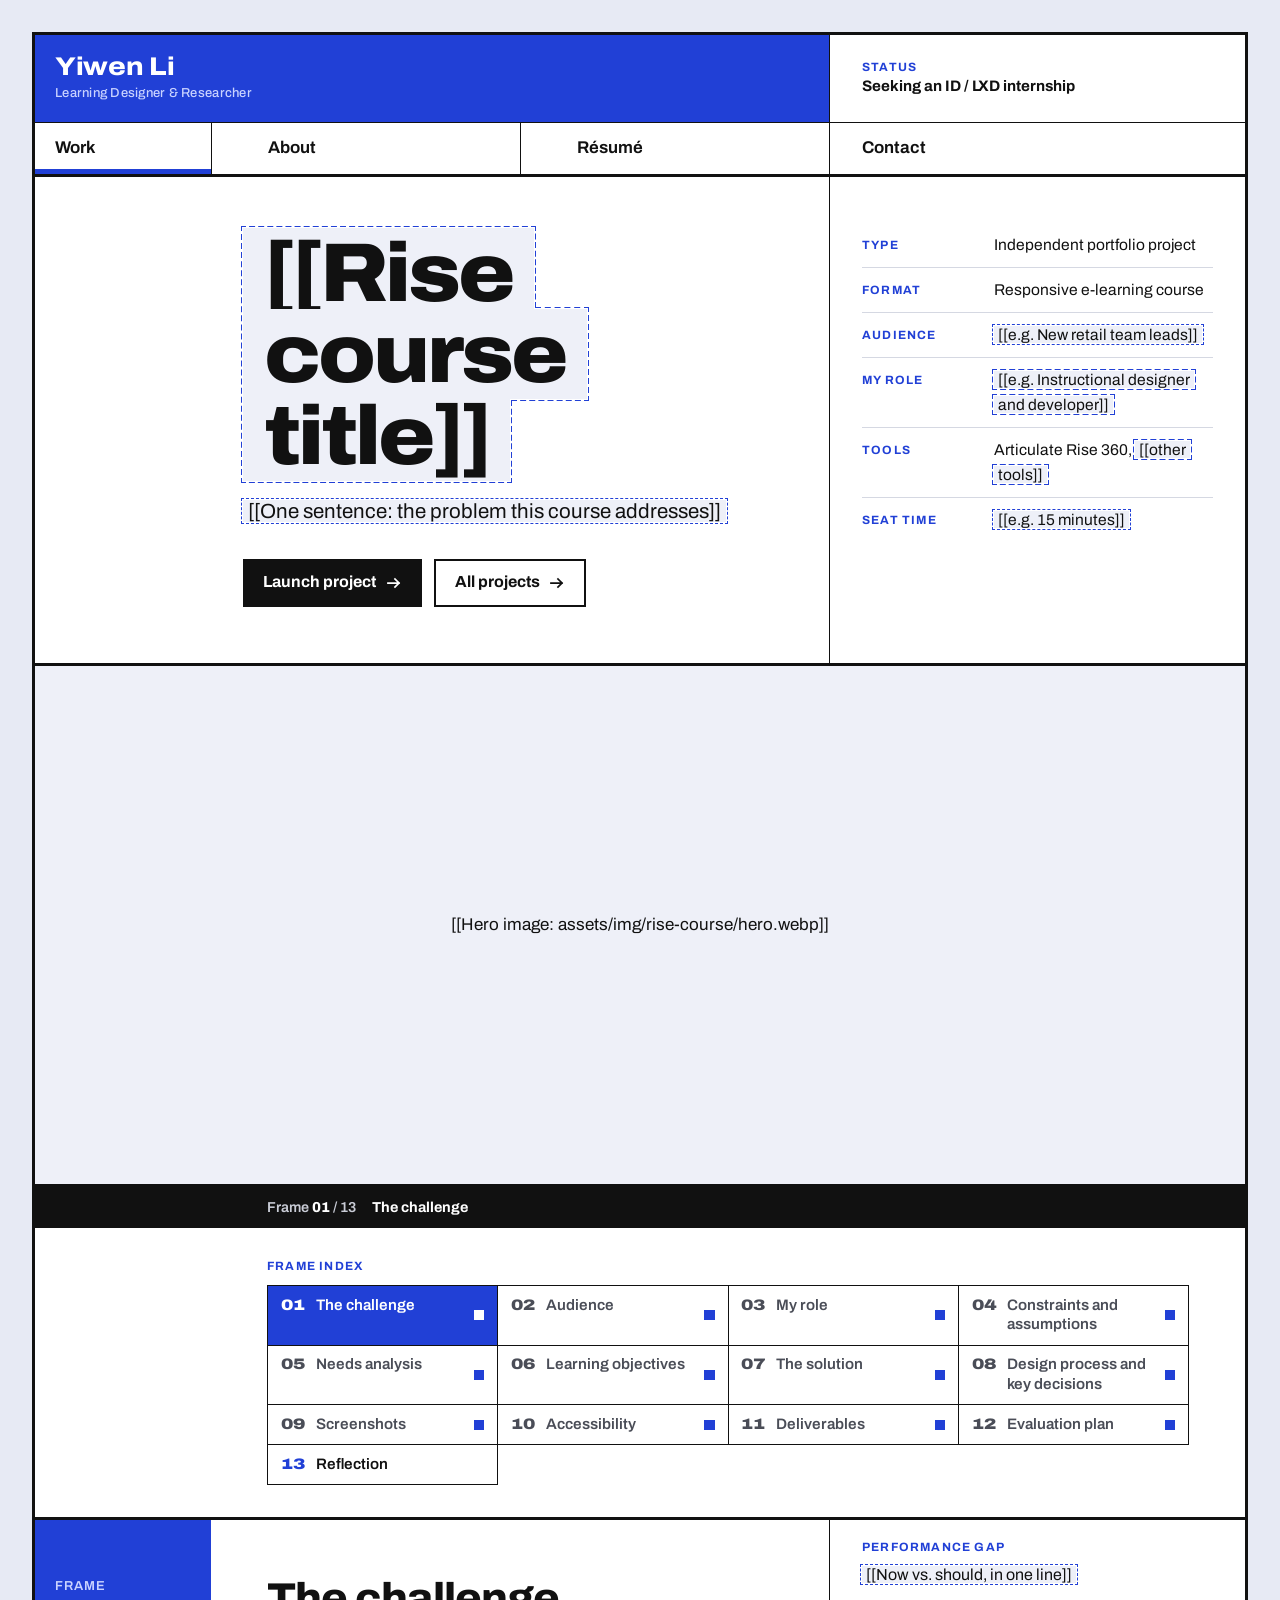
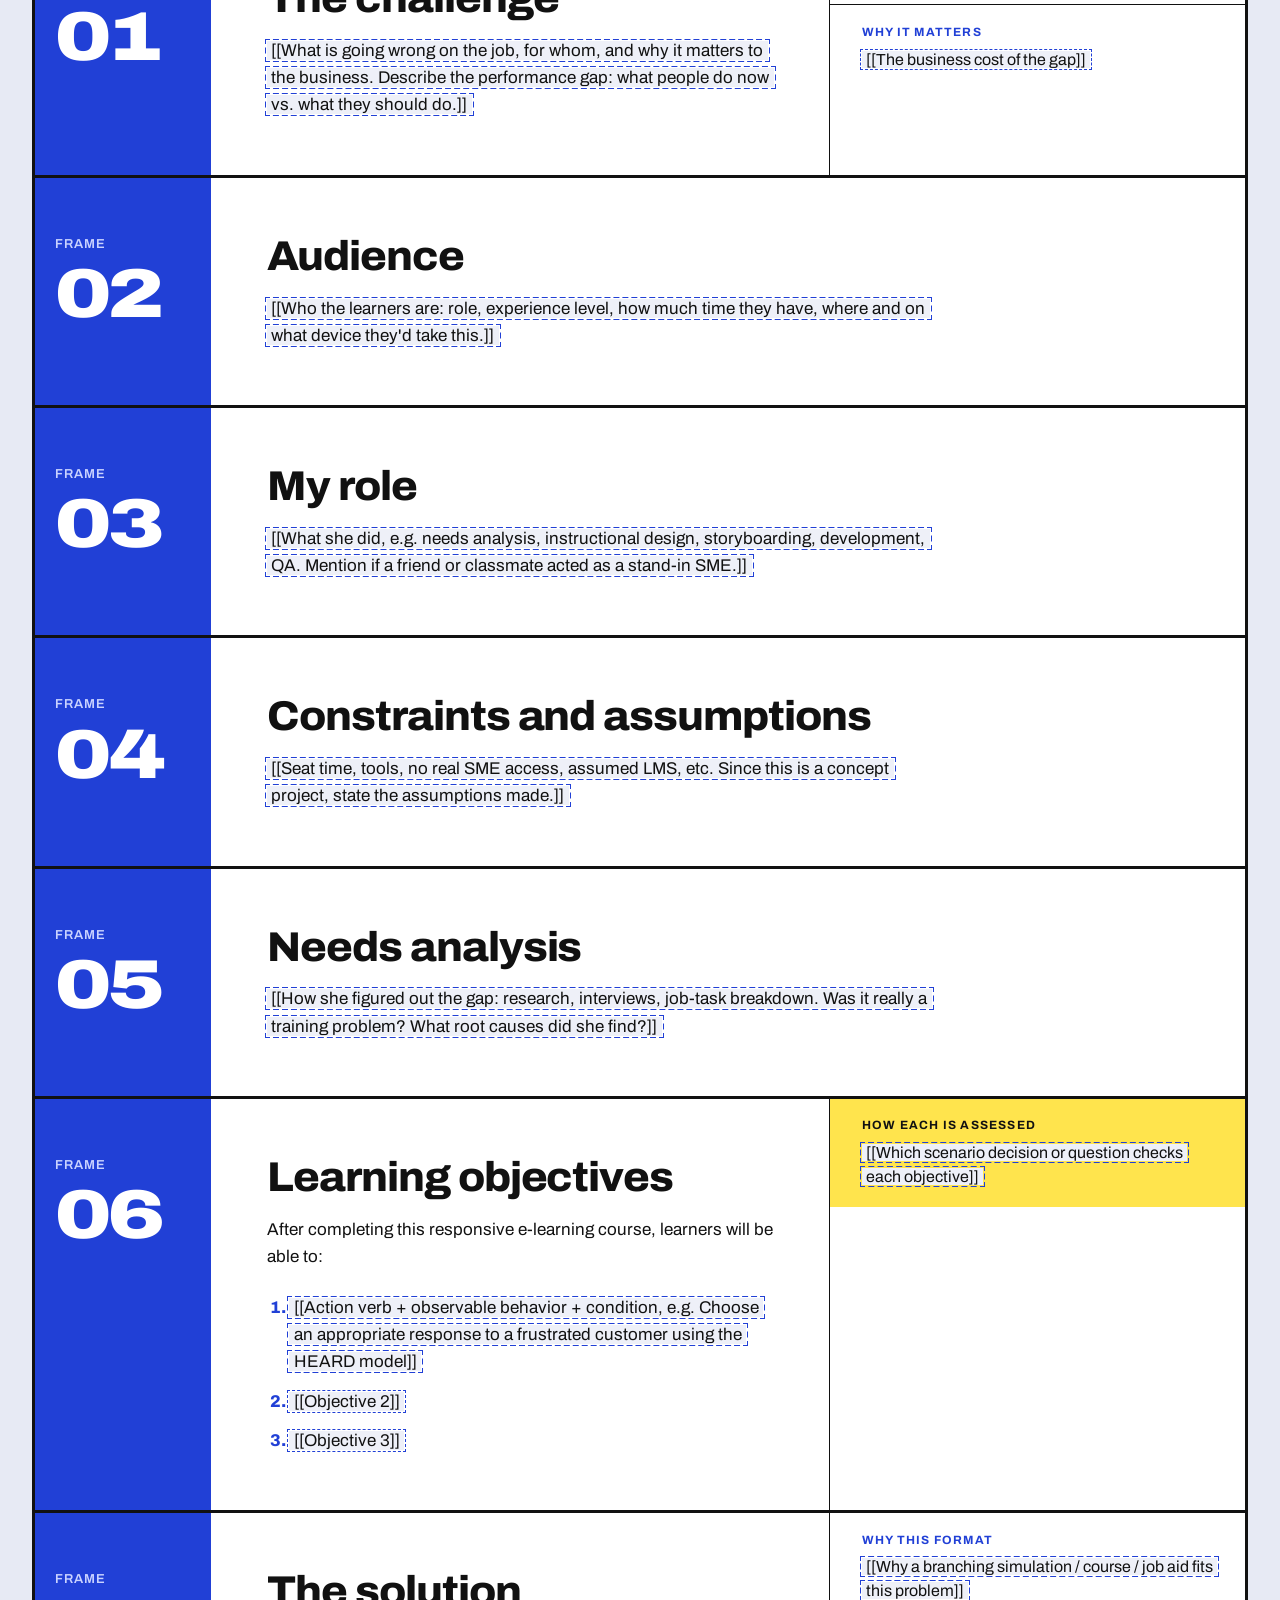
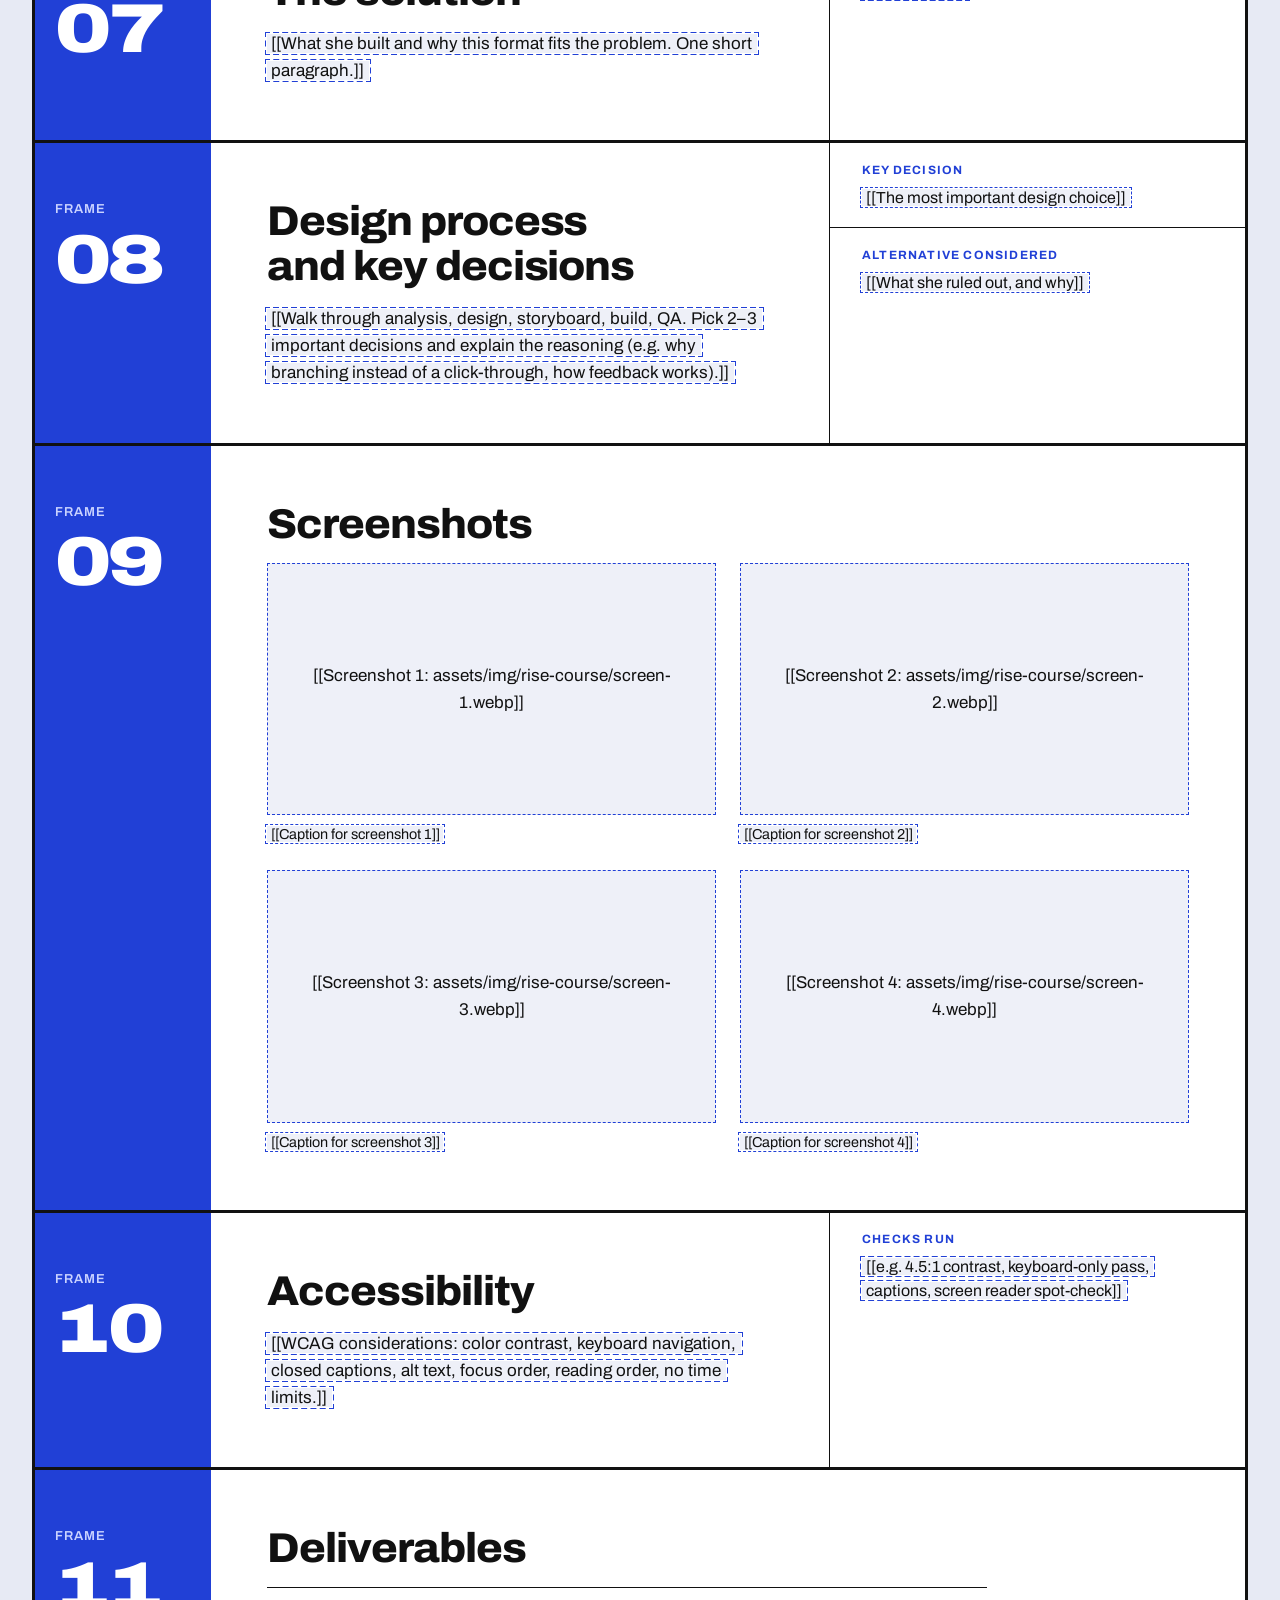
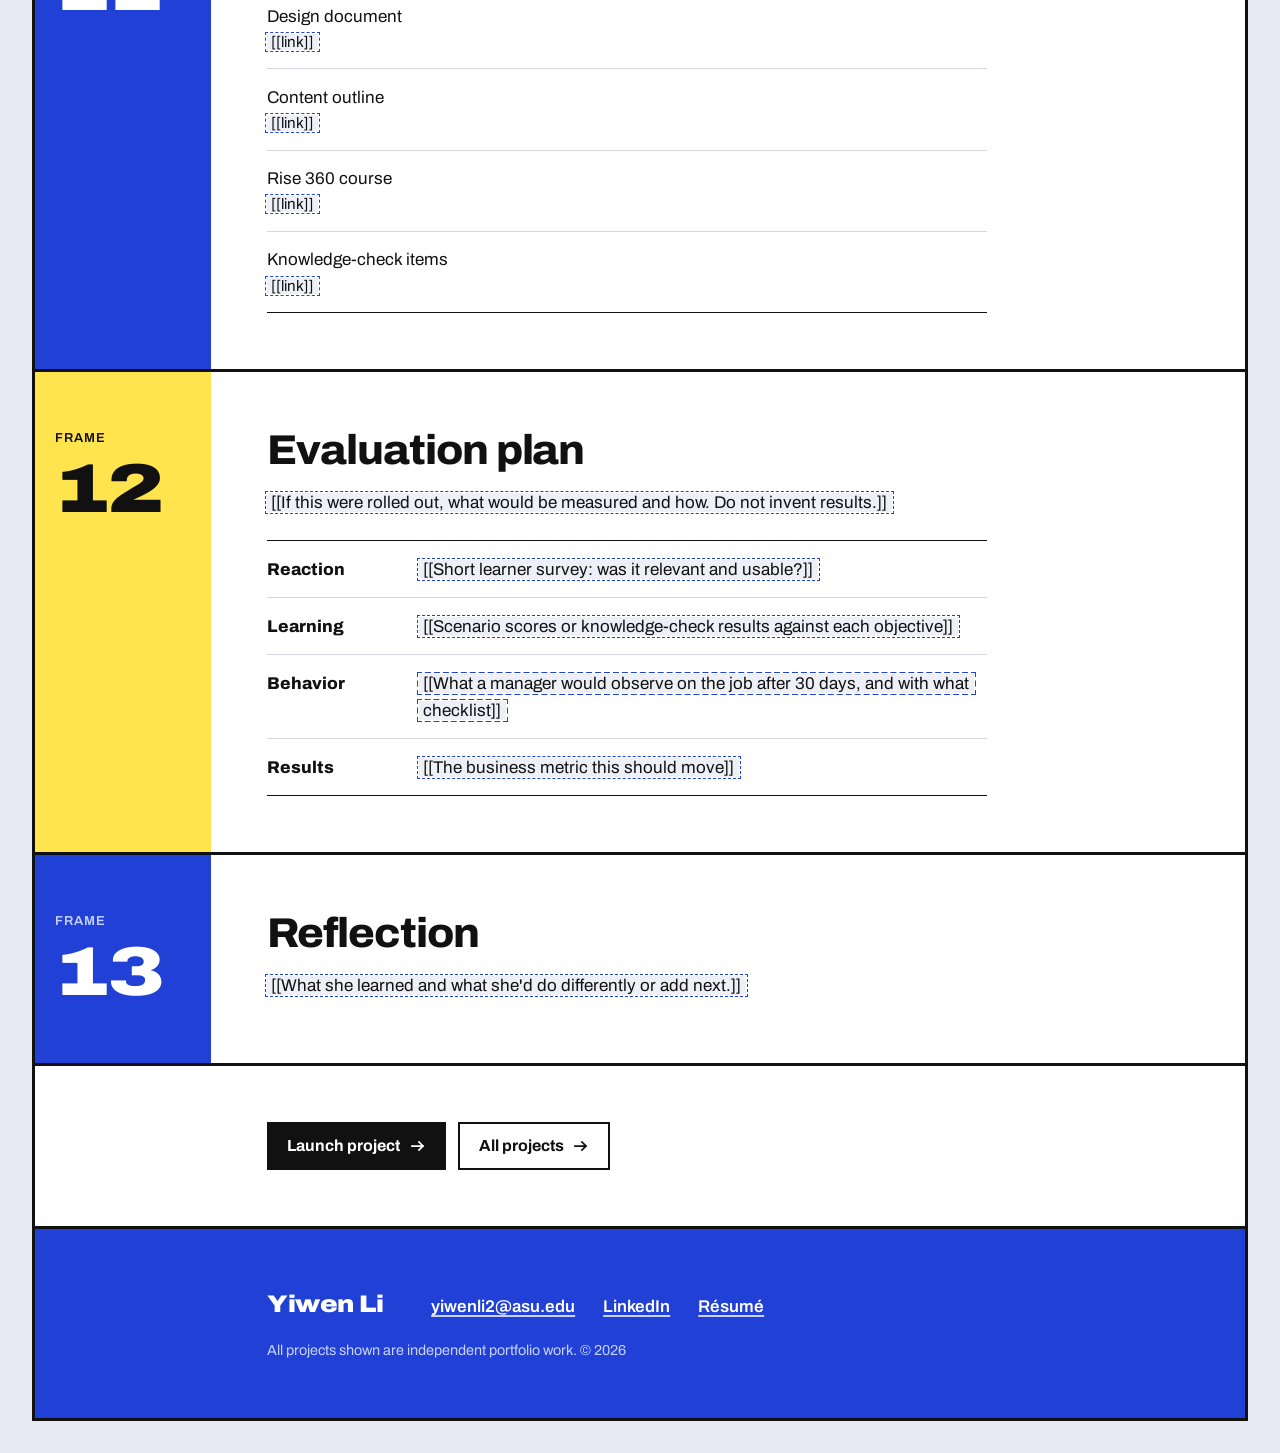
<file: work/rise-course/index.html>
<!doctype html>
<html lang="en">
<head>
  <meta charset="utf-8">
  <meta name="viewport" content="width=device-width, initial-scale=1">
  <title>Responsive E-Learning Course | Yiwen Li</title>
  <meta name="description" content="Case study: responsive e-learning course. Independent instructional design portfolio project by Yiwen Li.">
  <link rel="canonical" href="https://tiancaiyiwen.github.io/portfolio-site/work/rise-course/">
  <meta property="og:type" content="website">
  <meta property="og:title" content="Responsive E-Learning Course | Yiwen Li">
  <meta property="og:description" content="Case study: responsive e-learning course. Independent instructional design portfolio project by Yiwen Li.">
  <meta property="og:url" content="https://tiancaiyiwen.github.io/portfolio-site/work/rise-course/">
  <meta property="og:image" content="https://tiancaiyiwen.github.io/portfolio-site/assets/img/social-card.png">
  <meta name="twitter:card" content="summary_large_image">
  <meta name="theme-color" content="#2140d6">
  <link rel="icon" href="../../assets/img/favicon.svg" type="image/svg+xml">
  <link rel="preload" href="../../assets/fonts/archivo-latin-wdth-normal.woff2" as="font" type="font/woff2" crossorigin>
  <link rel="stylesheet" href="../../assets/css/site.css">
  <script src="../../assets/js/site.js" defer></script>
</head>
<body>
  <a class="skip-link" href="#main">Skip to main content</a>

  <div class="sheet">
    <header class="titleblock">
      <a class="titleblock__name" href="../../index.html">
        <span class="titleblock__who">Yiwen Li</span>
        <span class="titleblock__role">Learning Designer &amp; Researcher</span>
      </a>
      <p class="titleblock__status"><span class="titleblock__status-label">Status</span> Seeking an ID / LXD internship</p>
      <nav class="titleblock__nav" aria-label="Main">
        <ul>
            <li><a href="../../work/" aria-current="page">Work</a></li>
            <li><a href="../../about/">About</a></li>
            <li><a href="../../resume/">Résumé</a></li>
            <li><a href="../../contact/">Contact</a></li>
        </ul>
      </nav>
    </header>

    <main id="main" tabindex="-1">
      <header class="sheet-head">
        <div class="sheet-head__main">
          <h1><span class="ph">[[Rise course title]]</span></h1>
          <p class="lede"><span class="ph">[[One sentence: the problem this course addresses]]</span></p>
          <div class="actions"><a class="btn btn--primary" href="../../courses/rise-course/index.html">Launch project<svg class="i" viewBox="0 0 16 16" aria-hidden="true" focusable="false"><path d="M2 8h11M9 4l4 4-4 4" fill="none" stroke="currentColor" stroke-width="1.75" stroke-linecap="square"/></svg></a>
            <a class="btn btn--secondary" href="../../work/">All projects<svg class="i" viewBox="0 0 16 16" aria-hidden="true" focusable="false"><path d="M2 8h11M9 4l4 4-4 4" fill="none" stroke="currentColor" stroke-width="1.75" stroke-linecap="square"/></svg></a></div>
        </div>
        <div class="sheet-head__aside">
          <dl class="readouts">
            <div><dt>Type</dt><dd>Independent portfolio project</dd></div>
            <div><dt>Format</dt><dd>Responsive e-learning course</dd></div>
            <div><dt>Audience</dt><dd><span class="ph">[[e.g. New retail team leads]]</span></dd></div>
            <div><dt>My role</dt><dd><span class="ph">[[e.g. Instructional designer and developer]]</span></dd></div>
            <div><dt>Tools</dt><dd>Articulate Rise 360, <span class="ph">[[other tools]]</span></dd></div>
            <div><dt>Seat time</dt><dd><span class="ph">[[e.g. 15 minutes]]</span></dd></div>
          </dl>
        </div>
      </header>

      <figure class="hero-figure">
        <div class="media-placeholder media-placeholder--hero"><span class="ph">[[Hero image: assets/img/rise-course/hero.webp]]</span></div>
      </figure>

      <div class="frame-bar" aria-hidden="true">
        <span class="frame-bar__count">Frame <b data-bar-n>01</b> / 13</span>
        <span class="frame-bar__caption" data-bar-caption>The challenge</span>
      </div>

      <nav class="frame-index" aria-label="Frames in this case study">
        <h2 class="frame-index__title">Frame index</h2>
        <ol>
            <li><a href="#challenge"><span class="fi__n">01</span> The challenge</a></li>
            <li><a href="#audience"><span class="fi__n">02</span> Audience</a></li>
            <li><a href="#role"><span class="fi__n">03</span> My role</a></li>
            <li><a href="#constraints"><span class="fi__n">04</span> Constraints and assumptions</a></li>
            <li><a href="#analysis"><span class="fi__n">05</span> Needs analysis</a></li>
            <li><a href="#objectives"><span class="fi__n">06</span> Learning objectives</a></li>
            <li><a href="#solution"><span class="fi__n">07</span> The solution</a></li>
            <li><a href="#process"><span class="fi__n">08</span> Design process and key decisions</a></li>
            <li><a href="#screens"><span class="fi__n">09</span> Screenshots</a></li>
            <li><a href="#accessibility"><span class="fi__n">10</span> Accessibility</a></li>
            <li><a href="#deliverables"><span class="fi__n">11</span> Deliverables</a></li>
            <li><a href="#evaluation"><span class="fi__n">12</span> Evaluation plan</a></li>
            <li><a href="#reflection"><span class="fi__n">13</span> Reflection</a></li>
        </ol>
      </nav>

      <section class="frame" id="challenge" data-frame="01" data-caption="The challenge">
        <p class="frame__num"><span class="frame__label">Frame</span> <span class="frame__n">01</span></p>
        <div class="frame__screen">
          <h2 class="frame__title" id="challenge-h">The challenge</h2>
          <p><span class="ph">[[What is going wrong on the job, for whom, and why it matters to the business. Describe the performance gap: what people do now vs. what they should do.]]</span></p>
        </div>
        <aside class="frame__notes" aria-label="Design notes">
          <dl class="notes">
          <div class="note"><dt>Performance gap</dt><dd><span class="ph">[[Now vs. should, in one line]]</span></dd></div>
          <div class="note"><dt>Why it matters</dt><dd><span class="ph">[[The business cost of the gap]]</span></dd></div>
          </dl>
        </aside>
      </section>

      <section class="frame frame--wide" id="audience" data-frame="02" data-caption="Audience">
        <p class="frame__num"><span class="frame__label">Frame</span> <span class="frame__n">02</span></p>
        <div class="frame__screen">
          <h2 class="frame__title" id="audience-h">Audience</h2>
          <p><span class="ph">[[Who the learners are: role, experience level, how much time they have, where and on what device they'd take this.]]</span></p>
        </div>

      </section>

      <section class="frame frame--wide" id="role" data-frame="03" data-caption="My role">
        <p class="frame__num"><span class="frame__label">Frame</span> <span class="frame__n">03</span></p>
        <div class="frame__screen">
          <h2 class="frame__title" id="role-h">My role</h2>
          <p><span class="ph">[[What she did, e.g. needs analysis, instructional design, storyboarding, development, QA. Mention if a friend or classmate acted as a stand-in SME.]]</span></p>
        </div>

      </section>

      <section class="frame frame--wide" id="constraints" data-frame="04" data-caption="Constraints and assumptions">
        <p class="frame__num"><span class="frame__label">Frame</span> <span class="frame__n">04</span></p>
        <div class="frame__screen">
          <h2 class="frame__title" id="constraints-h">Constraints and assumptions</h2>
          <p><span class="ph">[[Seat time, tools, no real SME access, assumed LMS, etc. Since this is a concept project, state the assumptions made.]]</span></p>
        </div>

      </section>

      <section class="frame frame--wide" id="analysis" data-frame="05" data-caption="Needs analysis">
        <p class="frame__num"><span class="frame__label">Frame</span> <span class="frame__n">05</span></p>
        <div class="frame__screen">
          <h2 class="frame__title" id="analysis-h">Needs analysis</h2>
          <p><span class="ph">[[How she figured out the gap: research, interviews, job-task breakdown. Was it really a training problem? What root causes did she find?]]</span></p>
        </div>

      </section>

      <section class="frame" id="objectives" data-frame="06" data-caption="Learning objectives">
        <p class="frame__num"><span class="frame__label">Frame</span> <span class="frame__n">06</span></p>
        <div class="frame__screen">
          <h2 class="frame__title" id="objectives-h">Learning objectives</h2>
          <p>After completing this responsive e-learning course, learners will be able to:</p>
          <ol class="objectives">
            <li><span class="ph">[[Action verb + observable behavior + condition, e.g. Choose an appropriate response to a frustrated customer using the HEARD model]]</span></li>
            <li><span class="ph">[[Objective 2]]</span></li>
            <li><span class="ph">[[Objective 3]]</span></li>
          </ol>
        </div>
        <aside class="frame__notes" aria-label="Design notes">
          <dl class="notes">
          <div class="note note--measure"><dt>How each is assessed</dt><dd><span class="ph">[[Which scenario decision or question checks each objective]]</span></dd></div>
          </dl>
        </aside>
      </section>

      <section class="frame" id="solution" data-frame="07" data-caption="The solution">
        <p class="frame__num"><span class="frame__label">Frame</span> <span class="frame__n">07</span></p>
        <div class="frame__screen">
          <h2 class="frame__title" id="solution-h">The solution</h2>
          <p><span class="ph">[[What she built and why this format fits the problem. One short paragraph.]]</span></p>
        </div>
        <aside class="frame__notes" aria-label="Design notes">
          <dl class="notes">
          <div class="note"><dt>Why this format</dt><dd><span class="ph">[[Why a branching simulation / course / job aid fits this problem]]</span></dd></div>
          </dl>
        </aside>
      </section>

      <section class="frame" id="process" data-frame="08" data-caption="Design process and key decisions">
        <p class="frame__num"><span class="frame__label">Frame</span> <span class="frame__n">08</span></p>
        <div class="frame__screen">
          <h2 class="frame__title" id="process-h">Design process and key decisions</h2>
          <p><span class="ph">[[Walk through analysis, design, storyboard, build, QA. Pick 2–3 important decisions and explain the reasoning (e.g. why branching instead of a click-through, how feedback works).]]</span></p>
        </div>
        <aside class="frame__notes" aria-label="Design notes">
          <dl class="notes">
          <div class="note"><dt>Key decision</dt><dd><span class="ph">[[The most important design choice]]</span></dd></div>
          <div class="note"><dt>Alternative considered</dt><dd><span class="ph">[[What she ruled out, and why]]</span></dd></div>
          </dl>
        </aside>
      </section>

      <section class="frame frame--wide" id="screens" data-frame="09" data-caption="Screenshots">
        <p class="frame__num"><span class="frame__label">Frame</span> <span class="frame__n">09</span></p>
        <div class="frame__screen">
          <h2 class="frame__title" id="screens-h">Screenshots</h2>
          <div class="gallery">
            <figure>
              <div class="media-placeholder"><span class="ph">[[Screenshot 1: assets/img/rise-course/screen-1.webp]]</span></div>
              <!-- <img src="../../assets/img/rise-course/screen-1.webp" alt="Describe what the screen shows" width="1280" height="720" loading="lazy"> -->
              <figcaption><span class="ph">[[Caption for screenshot 1]]</span></figcaption>
            </figure>
            <figure>
              <div class="media-placeholder"><span class="ph">[[Screenshot 2: assets/img/rise-course/screen-2.webp]]</span></div>
              <!-- <img src="../../assets/img/rise-course/screen-2.webp" alt="Describe what the screen shows" width="1280" height="720" loading="lazy"> -->
              <figcaption><span class="ph">[[Caption for screenshot 2]]</span></figcaption>
            </figure>
            <figure>
              <div class="media-placeholder"><span class="ph">[[Screenshot 3: assets/img/rise-course/screen-3.webp]]</span></div>
              <!-- <img src="../../assets/img/rise-course/screen-3.webp" alt="Describe what the screen shows" width="1280" height="720" loading="lazy"> -->
              <figcaption><span class="ph">[[Caption for screenshot 3]]</span></figcaption>
            </figure>
            <figure>
              <div class="media-placeholder"><span class="ph">[[Screenshot 4: assets/img/rise-course/screen-4.webp]]</span></div>
              <!-- <img src="../../assets/img/rise-course/screen-4.webp" alt="Describe what the screen shows" width="1280" height="720" loading="lazy"> -->
              <figcaption><span class="ph">[[Caption for screenshot 4]]</span></figcaption>
            </figure>
          </div>
        </div>

      </section>

      <section class="frame" id="accessibility" data-frame="10" data-caption="Accessibility">
        <p class="frame__num"><span class="frame__label">Frame</span> <span class="frame__n">10</span></p>
        <div class="frame__screen">
          <h2 class="frame__title" id="accessibility-h">Accessibility</h2>
          <p><span class="ph">[[WCAG considerations: color contrast, keyboard navigation, closed captions, alt text, focus order, reading order, no time limits.]]</span></p>
        </div>
        <aside class="frame__notes" aria-label="Design notes">
          <dl class="notes">
          <div class="note"><dt>Checks run</dt><dd><span class="ph">[[e.g. 4.5:1 contrast, keyboard-only pass, captions, screen reader spot-check]]</span></dd></div>
          </dl>
        </aside>
      </section>

      <section class="frame frame--wide" id="deliverables" data-frame="11" data-caption="Deliverables">
        <p class="frame__num"><span class="frame__label">Frame</span> <span class="frame__n">11</span></p>
        <div class="frame__screen">
          <h2 class="frame__title" id="deliverables-h">Deliverables</h2>
          <ul class="ruled-list">
            <li>Design document <span class="muted"><span class="ph">[[link]]</span></span></li>
            <li>Content outline <span class="muted"><span class="ph">[[link]]</span></span></li>
            <li>Rise 360 course <span class="muted"><span class="ph">[[link]]</span></span></li>
            <li>Knowledge-check items <span class="muted"><span class="ph">[[link]]</span></span></li>
          </ul>
        </div>

      </section>

      <section class="frame frame--wide frame--measure" id="evaluation" data-frame="12" data-caption="Evaluation plan">
        <p class="frame__num"><span class="frame__label">Frame</span> <span class="frame__n">12</span></p>
        <div class="frame__screen">
          <h2 class="frame__title" id="evaluation-h">Evaluation plan</h2>
          <p><span class="ph">[[If this were rolled out, what would be measured and how. Do not invent results.]]</span></p>
          <dl class="eval">
            <div><dt>Reaction</dt><dd><span class="ph">[[Short learner survey: was it relevant and usable?]]</span></dd></div>
            <div><dt>Learning</dt><dd><span class="ph">[[Scenario scores or knowledge-check results against each objective]]</span></dd></div>
            <div><dt>Behavior</dt><dd><span class="ph">[[What a manager would observe on the job after 30 days, and with what checklist]]</span></dd></div>
            <div><dt>Results</dt><dd><span class="ph">[[The business metric this should move]]</span></dd></div>
          </dl>
        </div>

      </section>

      <section class="frame frame--wide" id="reflection" data-frame="13" data-caption="Reflection">
        <p class="frame__num"><span class="frame__label">Frame</span> <span class="frame__n">13</span></p>
        <div class="frame__screen">
          <h2 class="frame__title" id="reflection-h">Reflection</h2>
          <p><span class="ph">[[What she learned and what she'd do differently or add next.]]</span></p>
        </div>

      </section>

      <div class="sheet-end">
        <a class="btn btn--primary" href="../../courses/rise-course/index.html">Launch project<svg class="i" viewBox="0 0 16 16" aria-hidden="true" focusable="false"><path d="M2 8h11M9 4l4 4-4 4" fill="none" stroke="currentColor" stroke-width="1.75" stroke-linecap="square"/></svg></a>
        <a class="btn btn--secondary" href="../../work/">All projects<svg class="i" viewBox="0 0 16 16" aria-hidden="true" focusable="false"><path d="M2 8h11M9 4l4 4-4 4" fill="none" stroke="currentColor" stroke-width="1.75" stroke-linecap="square"/></svg></a>
      </div>
    </main>

    <footer class="sheet-foot">
      <p class="sheet-foot__name">Yiwen Li</p>
      <ul>
        <li><a href="mailto:yiwenli2@asu.edu">yiwenli2@asu.edu</a></li>
        <li><a href="https://www.linkedin.com/in/yiwen-li-b78467293/">LinkedIn</a></li>
        <li><a href="../../resume/">Résumé</a></li>
      </ul>
      <p class="sheet-foot__note">All projects shown are independent portfolio work. &copy; 2026</p>
    </footer>
  </div>
</body>
</html>
</file>
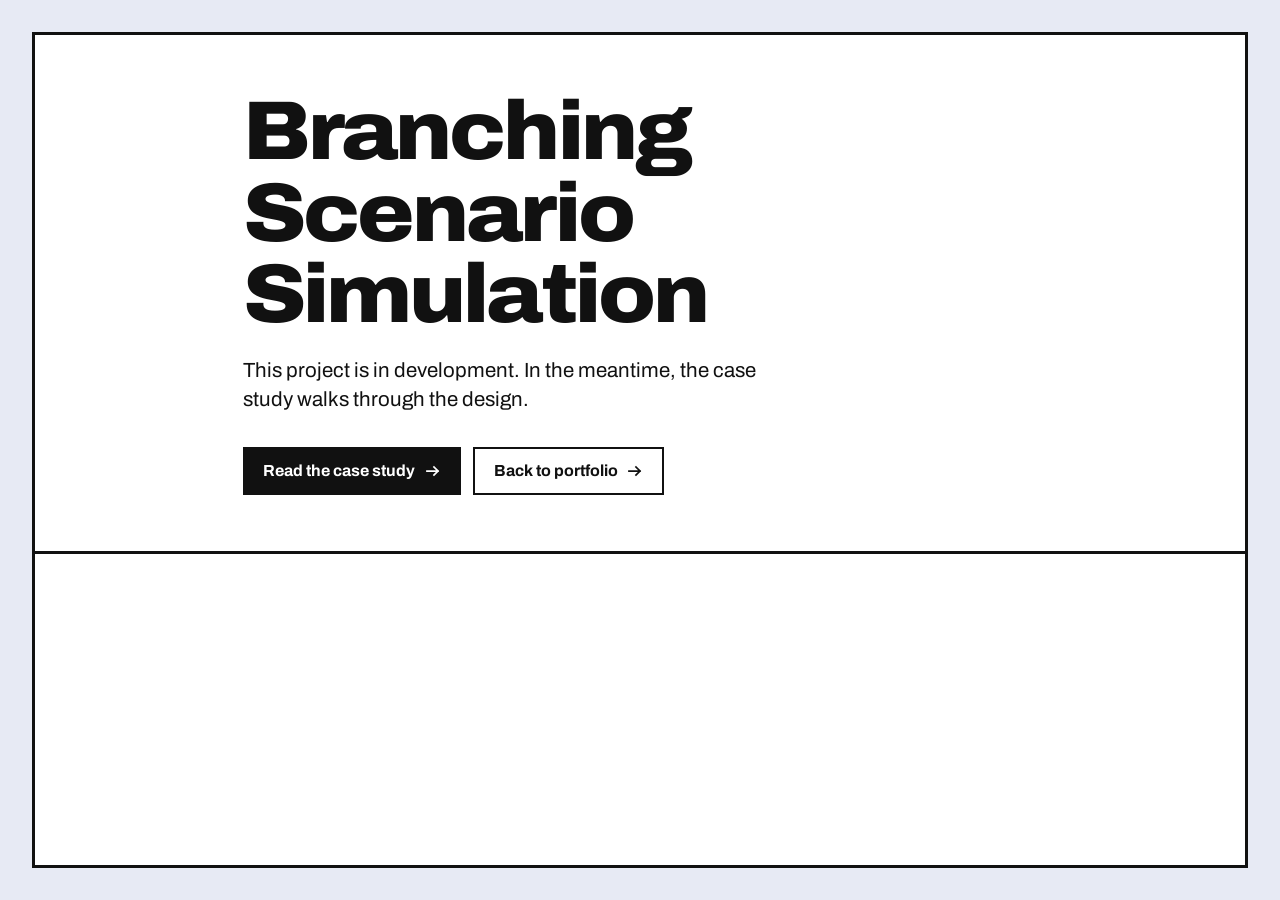
<file: courses/flagship-simulation/story.html>
<!doctype html>
<html lang="en">
<head>
  <meta charset="utf-8">
  <meta name="viewport" content="width=device-width, initial-scale=1">
  <title>Branching Scenario Simulation (in development) | Yiwen Li</title>
  <meta name="robots" content="noindex">
  <link rel="icon" href="../../assets/img/favicon.svg" type="image/svg+xml">
  <link rel="stylesheet" href="../../assets/css/site.css">
</head>
<body>
  <!-- PLACEHOLDER. Replace this whole folder with the exported project files.
       The export must keep a file named story.html at the top of this folder. -->
  <div class="sheet">
    <main id="main">
      <header class="sheet-head">
        <div class="sheet-head__main">
          <h1>Branching Scenario Simulation</h1>
          <p class="lede">This project is in development. In the meantime, the case study walks through the design.</p>
          <div class="actions">
            <a class="btn btn--primary" href="../../work/flagship-simulation/">Read the case study<svg class="i" viewBox="0 0 16 16" aria-hidden="true" focusable="false"><path d="M2 8h11M9 4l4 4-4 4" fill="none" stroke="currentColor" stroke-width="1.75" stroke-linecap="square"/></svg></a>
            <a class="btn btn--secondary" href="../../index.html">Back to portfolio<svg class="i" viewBox="0 0 16 16" aria-hidden="true" focusable="false"><path d="M2 8h11M9 4l4 4-4 4" fill="none" stroke="currentColor" stroke-width="1.75" stroke-linecap="square"/></svg></a>
          </div>
        </div>
      </header>
    </main>
  </div>
</body>
</html>
</file>
<file: assets/css/site.css>
/* ==========================================================================
   Yiwen Li — Portfolio
   Visual world: the instructional designer's storyboard sheet.
   Ruled production sheet, numbered frames, design notes beside the screen.

   Color rules (keep them):
   - Cobalt is structure only: title block, frame numbers, footer.
   - Highlighter yellow is ONLY for evaluation / measurement content.
   ========================================================================== */

@font-face {
  font-family: "Archivo";
  src: url("../fonts/archivo-latin-wdth-normal.woff2") format("woff2-variations"),
       url("../fonts/archivo-latin-wdth-normal.woff2") format("woff2");
  font-weight: 100 900;
  font-stretch: 62% 125%;
  font-style: normal;
  font-display: swap;
}

:root {
  color-scheme: light;

  --paper: #ffffff;
  --desk: #e7eaf4;
  --ink: #111111;
  --ink-soft: #4a4d57;        /* secondary text on paper, 8.3:1 */
  --rule: #111111;
  --rule-faint: #d5d8e2;
  --cobalt: #2140d6;          /* white on cobalt 6.9:1 */
  --cobalt-ink: #ffffff;
  --cobalt-soft: #c9d2ff;     /* secondary text on cobalt, 5.3:1 */
  --hl: #ffe44d;              /* measurement only */
  --ph-bg: #eef0f8;

  --font: "Archivo", "Helvetica Neue", Arial, sans-serif;

  --rule-w: 1px;
  --edge-w: 3px;
  --sheet-max: 90rem;
  --pad: 1.25rem;
  --pad-lg: 1.25rem;
  --num-col: 0;
  --notes-col: 0;
  --bar-h: 0px;
  --ease-out: cubic-bezier(0.16, 1, 0.3, 1);
}

@media (min-width: 48rem) {
  :root { --pad: 1.75rem; --pad-lg: 2.5rem; }
}

@media (min-width: 64rem) {
  :root { --pad: 2rem; --pad-lg: 3.5rem; --num-col: 9.5rem; --notes-col: 22rem; }
}

@media (min-width: 80rem) {
  :root { --num-col: 11rem; --notes-col: 26rem; }
}

/* ---------- Base ---------- */
*, *::before, *::after { box-sizing: border-box; }

html {
  -webkit-text-size-adjust: 100%;
  background: var(--desk);
  scrollbar-color: var(--ink) var(--desk);
}

body {
  margin: 0;
  background: var(--desk);
  color: var(--ink);
  font-family: var(--font);
  font-size: 1.0625rem;
  line-height: 1.6;
  font-variation-settings: normal;
  font-stretch: 100%;
  text-rendering: optimizeLegibility;
  caret-color: var(--cobalt);
}

::selection { background: var(--cobalt); color: var(--cobalt-ink); }

img { max-width: 100%; height: auto; display: block; }

h1, h2, h3 { margin: 0; line-height: 1.08; text-wrap: balance; }
p, ul, ol, dl { margin: 0; }
p { max-width: 68ch; text-wrap: pretty; }
p + p { margin-top: 1em; }

a {
  color: var(--ink);
  text-decoration-line: underline;
  text-decoration-color: var(--cobalt);
  text-decoration-thickness: 2px;
  text-underline-offset: 0.2em;
}
a:hover { color: var(--cobalt); }

:focus-visible {
  outline: 3px solid var(--cobalt);
  outline-offset: 3px;
}

strong { font-weight: 700; }
.muted { color: var(--ink-soft); }

.visually-hidden {
  position: absolute !important; width: 1px; height: 1px; overflow: hidden;
  clip: rect(0 0 0 0); clip-path: inset(50%); white-space: nowrap;
}

.i { width: 1em; height: 1em; flex: none; }

/* ---------- Skip link ---------- */
.skip-link {
  position: absolute; left: 1rem; top: -10rem; z-index: 100;
  background: var(--ink); color: var(--paper);
  padding: 0.75rem 1rem; font-weight: 700; text-decoration: none;
}
.skip-link:focus { top: 1rem; }
.skip-link:hover { color: var(--paper); }

main:focus { outline: none; }

/* ---------- The sheet ---------- */
.sheet {
  max-width: var(--sheet-max);
  margin-inline: auto;
  background: var(--paper);
  min-height: 100vh;
  display: flex;
  flex-direction: column;
}
.sheet > main { flex: 1; }

/* Desktop: the sheet sits on the desk with a heavy edge. Phones stay full-bleed. */
@media (min-width: 64rem) {
  .sheet {
    max-width: min(86rem, 100% - 4rem);
    margin-block: 2rem;
    border: var(--edge-w) solid var(--rule);
    min-height: calc(100vh - 4rem);
  }
}

/* ---------- Title block (site header) ---------- */
.titleblock {
  display: grid;
  grid-template-columns: 1fr;
  border-bottom: var(--edge-w) solid var(--rule);
}

.titleblock__name {
  display: flex; flex-direction: column; justify-content: center; gap: 0.15rem;
  background: var(--cobalt); color: var(--cobalt-ink);
  padding: 0.9rem var(--pad);
  text-decoration: none;
}
.titleblock__name:hover { color: var(--cobalt-ink); }
.titleblock__name:focus-visible { outline-color: var(--ink); outline-offset: -5px; }
.titleblock__who {
  font-size: 1.35rem; font-weight: 800; font-stretch: 112%;
  letter-spacing: -0.01em; line-height: 1.1;
}
.titleblock__role {
  font-size: 0.8125rem; font-weight: 500; color: var(--cobalt-soft);
  letter-spacing: 0.02em;
}

.titleblock__nav ul {
  list-style: none; margin: 0; padding: 0;
  display: grid; grid-template-columns: repeat(4, 1fr);
}
.titleblock__nav li + li { border-left: var(--rule-w) solid var(--rule); }
.titleblock__nav a {
  display: flex; align-items: center; justify-content: center;
  min-height: 3.25rem; padding: 0.5rem 0.75rem;
  font-weight: 650; font-size: 0.95rem;
  text-decoration: none; color: var(--ink);
  border-top: var(--rule-w) solid var(--rule);
}
.titleblock__nav a:hover { background: var(--desk); color: var(--ink); }
.titleblock__nav a[aria-current="page"] {
  box-shadow: inset 0 -5px 0 var(--cobalt);
}
.titleblock__nav a:focus-visible { outline-offset: -5px; }

.titleblock__status {
  margin: 0; max-width: none;
  display: flex; flex-direction: column; justify-content: center; gap: 0.1rem;
  padding: 0.6rem var(--pad);
  border-top: var(--rule-w) solid var(--rule);
  font-weight: 700; font-size: 0.95rem; line-height: 1.3;
}
.titleblock__status-label {
  font-size: 0.75rem; font-weight: 700; letter-spacing: 0.1em; text-transform: uppercase;
  color: var(--cobalt);
}

@media (min-width: 48rem) {
  .titleblock { grid-template-columns: 1fr 1fr 1fr 1fr; }
  .titleblock__name { grid-column: 1 / 4; padding-block: 1.1rem; }
  .titleblock__status { grid-column: 4; border-top: 0; border-left: var(--rule-w) solid var(--rule); }
  .titleblock__nav { grid-column: 1 / -1; }
}

/* Desktop: title-block rules line up with the frame columns below
   (number column | screen | notes column). */
@media (min-width: 64rem) {
  .titleblock { grid-template-columns: var(--num-col) 1fr 1fr var(--notes-col); }
  .titleblock__name { padding-inline: 1.25rem; }
  .titleblock__who { font-size: 1.6rem; }
  .titleblock__status { padding-inline: var(--pad); }
  .titleblock__nav, .titleblock__nav ul { display: grid; grid-template-columns: subgrid; grid-column: 1 / -1; }
  .titleblock__nav a { font-size: 1.0625rem; justify-content: flex-start; padding-inline: 1.25rem; }
  .titleblock__nav li:nth-child(2) a,
  .titleblock__nav li:nth-child(3) a { padding-inline: var(--pad-lg); }
  .titleblock__nav li:nth-child(4) a { padding-inline: var(--pad); }
}

/* ---------- Sheet head (page title row on inner pages) ---------- */
.sheet-head {
  display: grid;
  border-bottom: var(--edge-w) solid var(--rule);
}
.sheet-head__main { padding: var(--pad-lg) var(--pad); }
.sheet-head h1 {
  font-size: clamp(2.5rem, 6.5vw, 5.25rem);
  font-weight: 850; font-stretch: 108%;
  letter-spacing: -0.035em; line-height: 0.98;
  margin-bottom: 1.25rem;
}
.sheet-head__aside {
  border-top: var(--rule-w) solid var(--rule);
  padding: var(--pad);
}

@media (min-width: 64rem) {
  .sheet-head { grid-template-columns: 1fr var(--notes-col); }
  .sheet-head__main { padding-left: calc(var(--num-col) + var(--pad)); }
  .sheet-head__aside { border-top: 0; border-left: var(--rule-w) solid var(--rule); padding: var(--pad-lg) var(--pad); }
}

/* ---------- Lede ---------- */
.lede { font-size: clamp(1.15rem, 1.6vw, 1.375rem); line-height: 1.45; max-width: 44ch; }
.lede--big { font-size: clamp(1.3rem, 2.4vw, 1.875rem); line-height: 1.3; max-width: 28ch; font-weight: 450; }

/* ---------- Buttons ---------- */
.actions { display: flex; flex-wrap: wrap; gap: 0.75rem; margin-top: 2rem; }
.btn {
  display: inline-flex; align-items: center; gap: 0.6rem;
  min-height: 3rem; padding: 0.7rem 1.15rem;
  border: 2px solid var(--ink);
  font-weight: 700; font-size: 1rem; line-height: 1.3;
  text-decoration: none;
  transition: background-color 120ms linear, color 120ms linear, border-color 120ms linear;
}
.btn--primary { background: var(--ink); color: var(--paper); }
.btn--primary:hover { background: var(--cobalt); border-color: var(--cobalt); color: var(--cobalt-ink); }
.btn--secondary { background: var(--paper); color: var(--ink); }
.btn--secondary:hover { background: var(--ink); color: var(--paper); }
.btn .i { transition: transform 160ms var(--ease-out); }
.btn:hover .i { transform: translateX(3px); }

/* ---------- Frames ---------- */
.frame {
  display: grid;
  grid-template-columns: 1fr;
  border-bottom: var(--edge-w) solid var(--rule);
  scroll-margin-top: calc(var(--bar-h) + 0.5rem);
}

.frame__num {
  margin: 0; max-width: none;
  display: flex; align-items: baseline; gap: 0.6rem; flex-wrap: wrap;
  background: var(--cobalt); color: var(--cobalt-ink);
  padding: 0.7rem var(--pad);
  font-variant-numeric: tabular-nums;
}
.frame__label {
  font-size: 0.8125rem; font-weight: 600; letter-spacing: 0.08em; text-transform: uppercase;
  color: var(--cobalt-soft);
}
.frame__n {
  font-size: 1.5rem; font-weight: 900; font-stretch: 125%; line-height: 1;
}
.frame__caption {
  font-size: 0.9375rem; font-weight: 600; color: var(--cobalt-ink);
}

.frame__screen { padding: var(--pad-lg) var(--pad); min-width: 0; }

.frame__title {
  font-size: clamp(1.6rem, 3.4vw, 2.6rem);
  font-weight: 800; font-stretch: 104%;
  letter-spacing: -0.025em;
  margin-bottom: 1rem;
}
.frame__screen > .frame__title + p { margin-top: 0; }
.frame__screen > p + .ruled-list,
.frame__screen > p + .gallery,
.frame__screen > p + .eval,
.frame__screen > p + .objectives { margin-top: 1.5rem; }

.display {
  font-size: clamp(3.25rem, 11vw, 6rem);
  font-weight: 900; font-stretch: 112%;
  letter-spacing: -0.04em; line-height: 0.92;
  margin-bottom: 1.5rem;
}

.frame__notes { border-top: var(--rule-w) solid var(--rule); }

@media (min-width: 64rem) {
  .frame { grid-template-columns: var(--num-col) 1fr var(--notes-col); }
  .frame--wide { grid-template-columns: var(--num-col) 1fr; }

  .frame__num {
    flex-direction: column; align-items: flex-start; gap: 0.35rem;
    padding: var(--pad-lg) 1.25rem;
    align-self: stretch;
  }
  .frame__num > * { position: sticky; top: calc(var(--bar-h) + 1.25rem); }
  .frame__num { position: relative; }
  .frame__label { top: calc(var(--bar-h) + 1.25rem); }
  .frame__n {
    font-size: clamp(3.5rem, 5.4vw, 5rem); letter-spacing: -0.04em;
    top: calc(var(--bar-h) + 2.6rem);
  }
  .frame__caption { top: calc(var(--bar-h) + 7.4rem); font-size: 0.875rem; line-height: 1.3; color: var(--cobalt-soft); }

  .frame__screen { padding: var(--pad-lg) var(--pad-lg); }
  .frame__notes { border-top: 0; border-left: var(--rule-w) solid var(--rule); }
}

/* Featured project frame: bigger, with media. Other project frames: compact. */
.frame--feature .frame__title { font-size: clamp(2rem, 4.4vw, 3.5rem); letter-spacing: -0.03em; }
.feature-media { margin-top: 1.75rem; max-width: 46rem; }
.frame--compact .frame__title { font-size: clamp(1.4rem, 2.4vw, 1.9rem); }
.frame--compact .lede { font-size: 1.0625rem; }
.frame--compact .actions { margin-top: 1.25rem; }
@media (min-width: 64rem) {
  .frame--compact .frame__screen { padding-block: var(--pad); }
  .frame--compact .frame__num { padding-block: var(--pad); }
  .frame--compact .frame__n { font-size: clamp(2.5rem, 3.6vw, 3.25rem); }
  .frame--compact .frame__caption { top: calc(var(--bar-h) + 5.6rem); }
  .frame--compact .note { padding-block: 0.8rem; }
}

/* Measurement frames: a yellow number column marks a frame about evaluation
   (provisional rule, not yet confirmed; see DESIGN.md). Cobalt stays the default. */
.frame--measure .frame__num { background: var(--hl); color: var(--ink); }
.frame--measure .frame__label,
.frame--measure .frame__caption { color: var(--ink); }

/* ---------- Notes column ---------- */
.notes { display: grid; }
.note { padding: 1.1rem var(--pad); border-bottom: var(--rule-w) solid var(--rule); }
.note:last-child { border-bottom: 0; }
.note dt {
  font-size: 0.75rem; font-weight: 700; letter-spacing: 0.1em; text-transform: uppercase;
  color: var(--cobalt); margin-bottom: 0.35rem;
}
.note dd { margin: 0; font-size: 1rem; line-height: 1.5; }

.note--measure dt { color: var(--ink); }
.note--measure,
.measure-line {
  background-image: linear-gradient(var(--hl), var(--hl));
  background-repeat: no-repeat;
  background-size: 100% 100%;
}
/* Highlighter overhang: yellow bleeds 0.5rem past the column without moving text or rules */
.measure-line:not(.sweep),
.measure-line.is-in { box-shadow: -0.5rem 0 0 var(--hl), 0.5rem 0 0 var(--hl); }
@media (prefers-reduced-motion: no-preference) {
  .js .measure-line.sweep { transition: background-size 700ms var(--ease-out), box-shadow 0ms linear 650ms; }
}

.frame__notes--photo { padding: 0; }
.frame__notes--photo img { width: 100%; height: 100%; object-fit: cover; aspect-ratio: 3 / 4; }
@media (min-width: 64rem) {
  .frame__notes--photo img { aspect-ratio: auto; max-height: 40rem; }
}

/* Highlighter sweep (only when JS is on and motion is OK) */
@media (prefers-reduced-motion: no-preference) {
  .js .sweep { background-size: 0% 100%; transition: background-size 700ms var(--ease-out); }
  .js .sweep.is-in { background-size: 100% 100%; }
}

/* ---------- Readouts (key/value data) ---------- */
.readouts { display: grid; gap: 0; }
.readouts > div {
  display: grid; grid-template-columns: 7.5rem 1fr; gap: 0.75rem;
  padding: 0.6rem 0; border-bottom: var(--rule-w) solid var(--rule-faint);
  font-variant-numeric: tabular-nums;
}
.readouts > div:first-child { padding-top: 0; }
.readouts > div:last-child { border-bottom: 0; }
.readouts dt { font-size: 0.75rem; font-weight: 700; letter-spacing: 0.1em; text-transform: uppercase; color: var(--cobalt); padding-top: 0.2rem; }
.readouts dd { margin: 0; font-size: 0.975rem; }
.readouts--wide > div { grid-template-columns: 1fr; gap: 0.2rem; }
@media (min-width: 48rem) { .readouts--wide > div { grid-template-columns: 9rem 1fr; gap: 1rem; } }

/* ---------- Lists ---------- */
.ruled-list { list-style: none; padding: 0; border-top: var(--rule-w) solid var(--rule); max-width: 72ch; }
.ruled-list > li { padding: 0.9rem 0; border-bottom: var(--rule-w) solid var(--rule-faint); }
.ruled-list > li:last-child { border-bottom: var(--rule-w) solid var(--rule); }
.ruled-list .muted { display: block; font-size: 0.95rem; }
.pubs > li { font-size: 0.975rem; }

.objectives { padding-left: 1.4rem; display: grid; gap: 0.75rem; max-width: 68ch; }
.objectives li::marker { font-weight: 800; color: var(--cobalt); }

/* Résumé entries */
.entry + .entry { margin-top: 1.75rem; padding-top: 1.75rem; border-top: var(--rule-w) solid var(--rule-faint); }
.entry h3 { font-size: 1.2rem; font-weight: 750; font-stretch: 100%; letter-spacing: -0.01em; }
.meta-line { color: var(--ink-soft); font-size: 0.95rem; margin-top: 0.3rem; font-variant-numeric: tabular-nums; }
.entry ul { padding-left: 1.2rem; margin-top: 0.75rem; display: grid; gap: 0.4rem; max-width: 72ch; }
.entry ul:empty { display: none; }
.frame__title + .entry { margin-top: 0.5rem; }

/* Evaluation plan */
.eval { display: grid; border-top: var(--rule-w) solid var(--rule); max-width: 72ch; }
.eval > div { display: grid; grid-template-columns: 1fr; gap: 0.25rem; padding: 0.9rem 0; border-bottom: var(--rule-w) solid var(--rule-faint); }
.eval > div:last-child { border-bottom: var(--rule-w) solid var(--rule); }
.eval dt { font-weight: 800; }
.eval dd { margin: 0; }
@media (min-width: 48rem) { .eval > div { grid-template-columns: 8rem 1fr; gap: 1.5rem; } }

/* ---------- Case study: hero, bar, index ---------- */
.hero-figure { margin: 0; border-bottom: var(--edge-w) solid var(--rule); }

.frame-bar {
  position: sticky; top: 0; z-index: 10;
  display: flex; align-items: baseline; gap: 1rem;
  background: var(--ink); color: var(--paper);
  padding: 0.55rem var(--pad);
  font-size: 0.9rem; font-variant-numeric: tabular-nums;
}
.frame-bar__count { font-weight: 600; color: #c9ccd6; }
.frame-bar__count b { color: var(--paper); font-weight: 800; }
.frame-bar__caption { font-weight: 700; }
@media (min-width: 64rem) { .frame-bar { padding-left: calc(var(--num-col) + var(--pad-lg)); } }

.frame-index { border-bottom: var(--edge-w) solid var(--rule); padding: var(--pad) var(--pad); }
.frame-index__title {
  font-size: 0.75rem; font-weight: 700; letter-spacing: 0.1em; text-transform: uppercase;
  color: var(--cobalt); margin-bottom: 0.75rem;
}
.frame-index ol {
  list-style: none; margin: 0; padding: 0;
  display: grid; grid-template-columns: repeat(auto-fill, minmax(min(100% / 2, 13.5rem), 1fr));
  border-top: var(--rule-w) solid var(--rule);
  border-left: var(--rule-w) solid var(--rule);
}
.frame-index li { border-right: var(--rule-w) solid var(--rule); border-bottom: var(--rule-w) solid var(--rule); }
.frame-index a {
  display: flex; gap: 0.6rem; align-items: baseline;
  padding: 0.6rem 0.8rem; text-decoration: none; font-weight: 600; font-size: 0.95rem;
  line-height: 1.3; height: 100%;
}
@media (max-width: 47.99rem) {
  .frame-index a { font-size: 0.875rem; padding: 0.55rem 0.6rem; gap: 0.4rem; }
}
.frame-index a:hover { background: var(--desk); color: var(--ink); }
.fi__n { font-weight: 900; font-stretch: 125%; color: var(--cobalt); font-variant-numeric: tabular-nums; min-width: 1.6rem; }
.frame-index a.is-seen { color: var(--ink-soft); }
.frame-index a.is-seen .fi__n { color: var(--ink-soft); }
.frame-index a.is-seen::after {
  content: ""; margin-left: auto; align-self: center; flex: none;
  width: 0.65rem; height: 0.65rem; background: var(--cobalt);
}
.frame-index a.is-current { background: var(--cobalt); color: var(--cobalt-ink); }
.frame-index a.is-current .fi__n { color: var(--cobalt-ink); }
.frame-index a.is-current::after { background: var(--cobalt-ink); }
@media (min-width: 64rem) { .frame-index { padding-left: calc(var(--num-col) + var(--pad-lg)); padding-right: var(--pad-lg); } }

.sheet-end { display: flex; flex-wrap: wrap; gap: 0.75rem; padding: var(--pad-lg) var(--pad); border-bottom: var(--edge-w) solid var(--rule); }
@media (min-width: 64rem) { .sheet-end { padding-left: calc(var(--num-col) + var(--pad-lg)); } }

/* ---------- Media placeholders ---------- */
.media-placeholder {
  aspect-ratio: 16 / 9;
  background: var(--ph-bg);
  border: var(--rule-w) dashed var(--cobalt);
  display: grid; place-items: center; text-align: center;
  padding: 1rem;
}
.media-placeholder--hero { border: 0; aspect-ratio: 21 / 9; }
.media-placeholder .ph { outline: 0; background: none; }
figure { margin: 0; }
figcaption { font-size: 0.9rem; color: var(--ink-soft); margin-top: 0.5rem; }
.gallery { display: grid; gap: 1.5rem; }
@media (min-width: 48rem) { .gallery { grid-template-columns: 1fr 1fr; } }

/* ---------- Contact ---------- */
.big-link {
  font-size: clamp(1.6rem, 5vw, 3.25rem); font-weight: 800; font-stretch: 104%;
  letter-spacing: -0.03em; line-height: 1.1;
  text-decoration-thickness: 3px; text-underline-offset: 0.15em;
  overflow-wrap: anywhere;
}

/* ---------- Footer ---------- */
.sheet-foot {
  background: var(--cobalt); color: var(--cobalt-ink);
  padding: var(--pad-lg) var(--pad);
  display: grid; gap: 1rem;
}
.sheet-foot a { color: var(--cobalt-ink); text-decoration-color: var(--cobalt-soft); }
.sheet-foot a:hover { color: var(--cobalt-ink); text-decoration-color: var(--cobalt-ink); }
.sheet-foot a:focus-visible { outline-color: var(--cobalt-ink); }
.sheet-foot__name { font-size: 1.5rem; font-weight: 900; font-stretch: 112%; letter-spacing: -0.02em; }
.sheet-foot ul { list-style: none; padding: 0; display: flex; flex-wrap: wrap; gap: 0.5rem 1.75rem; font-weight: 600; }
.sheet-foot__note { color: var(--cobalt-soft); font-size: 0.9rem; }
@media (min-width: 64rem) {
  .sheet-foot { padding-left: calc(var(--num-col) + var(--pad-lg)); grid-template-columns: auto 1fr; align-items: baseline; column-gap: 3rem; }
  .sheet-foot__note { grid-column: 1 / -1; }
}

/* ---------- Placeholders (delete this block when content is final) ---------- */
.ph {
  background: var(--ph-bg);
  outline: 1px dashed var(--cobalt);
  outline-offset: 1px;
  padding: 0 0.25em;
  color: var(--ink);
  -webkit-box-decoration-break: clone;
  box-decoration-break: clone;
}

/* ---------- Motion safety ---------- */
@media (prefers-reduced-motion: reduce) {
  *, *::before, *::after {
    transition-duration: 0.01ms !important;
    animation-duration: 0.01ms !important;
    scroll-behavior: auto !important;
  }
}

/* ---------- Print (résumé) ---------- */
@media print {
  html, body { background: #fff; }
  .titleblock, .sheet-foot, .skip-link, .actions, .frame-bar, .frame-index { display: none; }
  .frame__num { background: none; color: #000; padding-inline: 0; }
  .frame { border-bottom-width: 1px; break-inside: avoid; }
}
</file>
